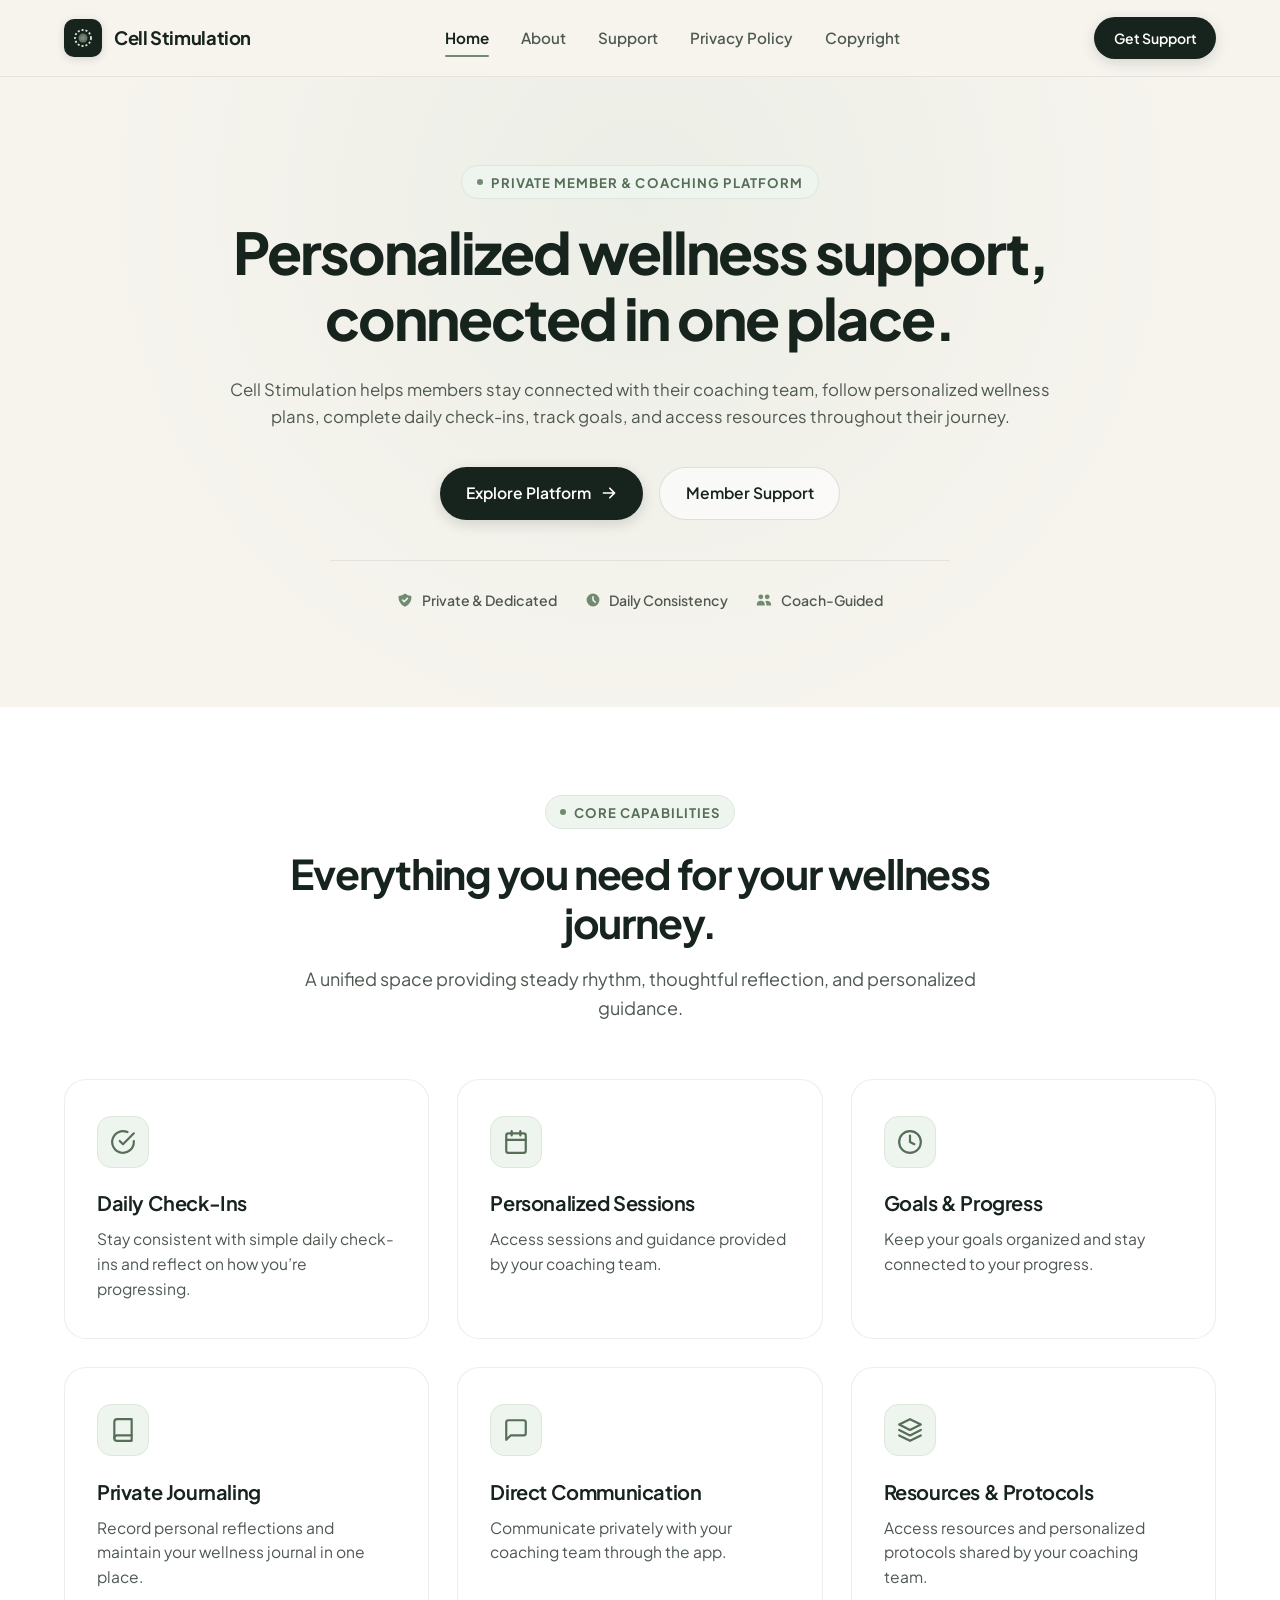
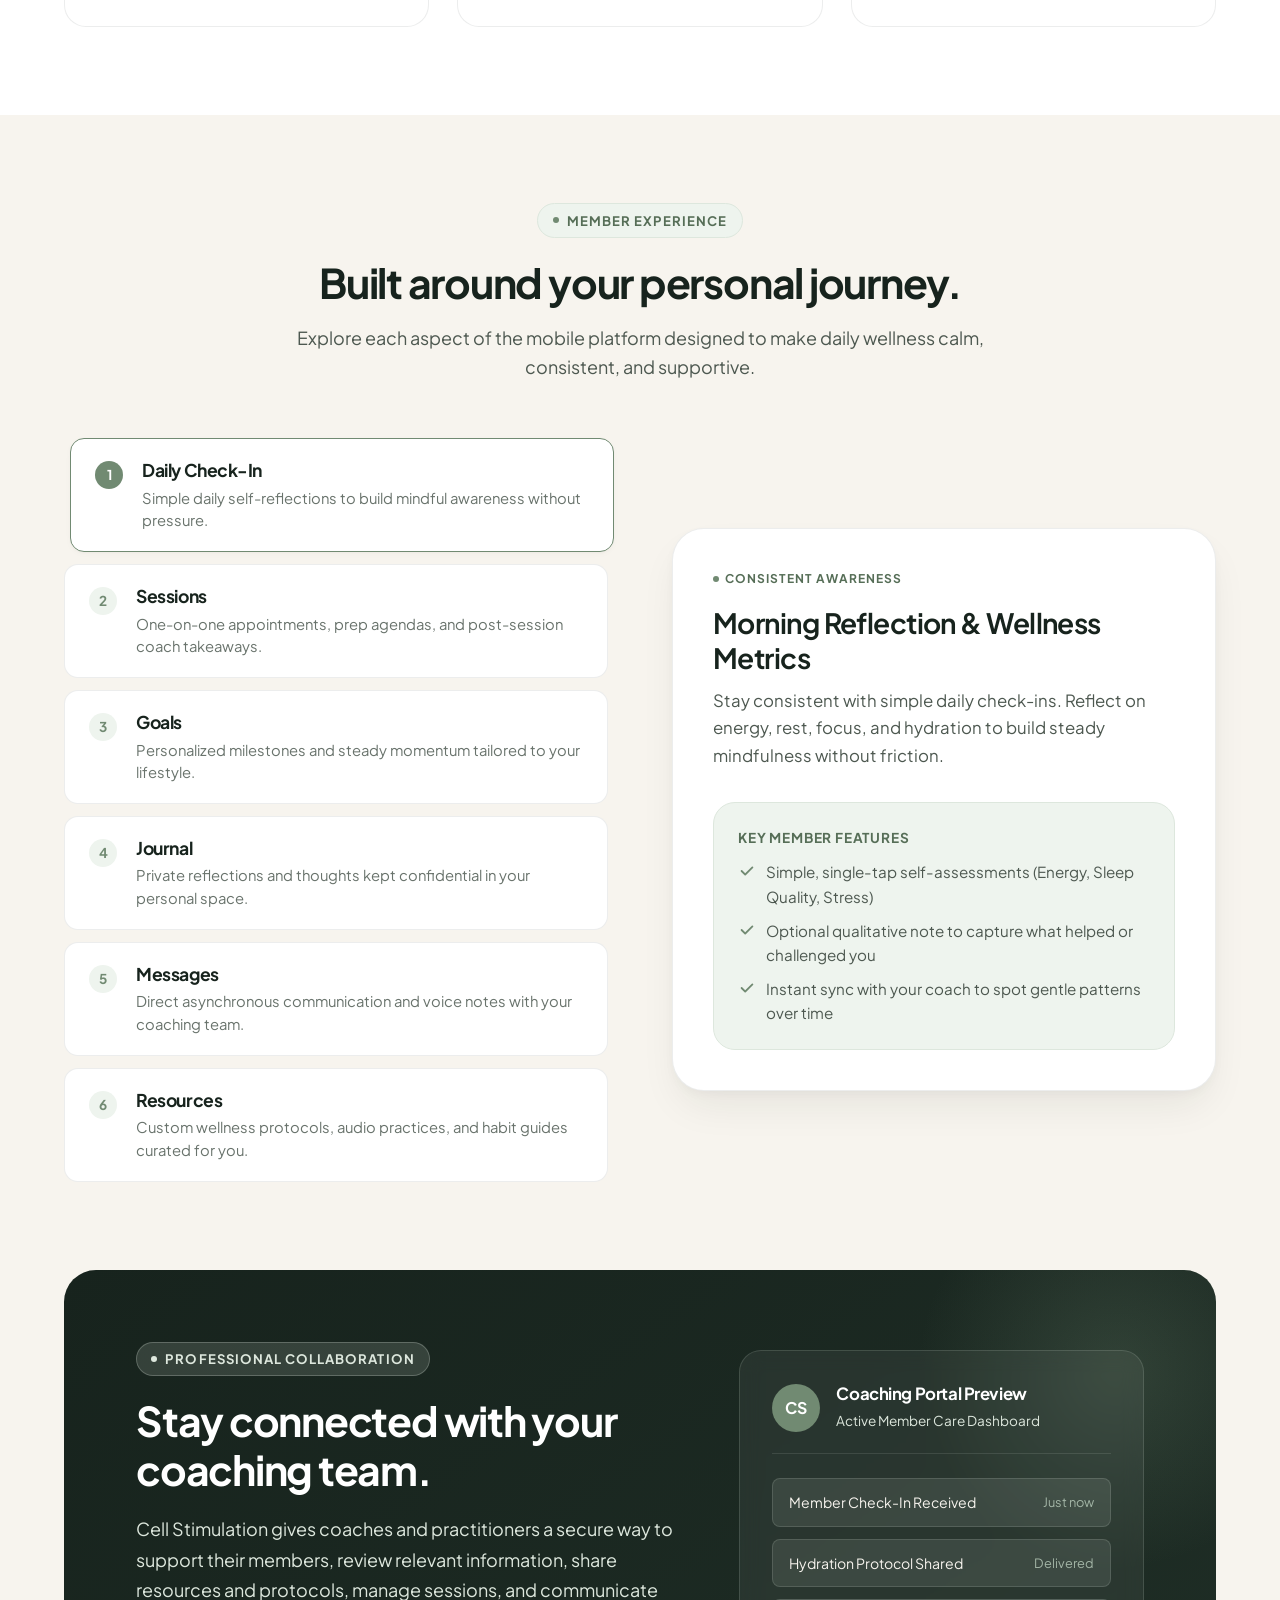
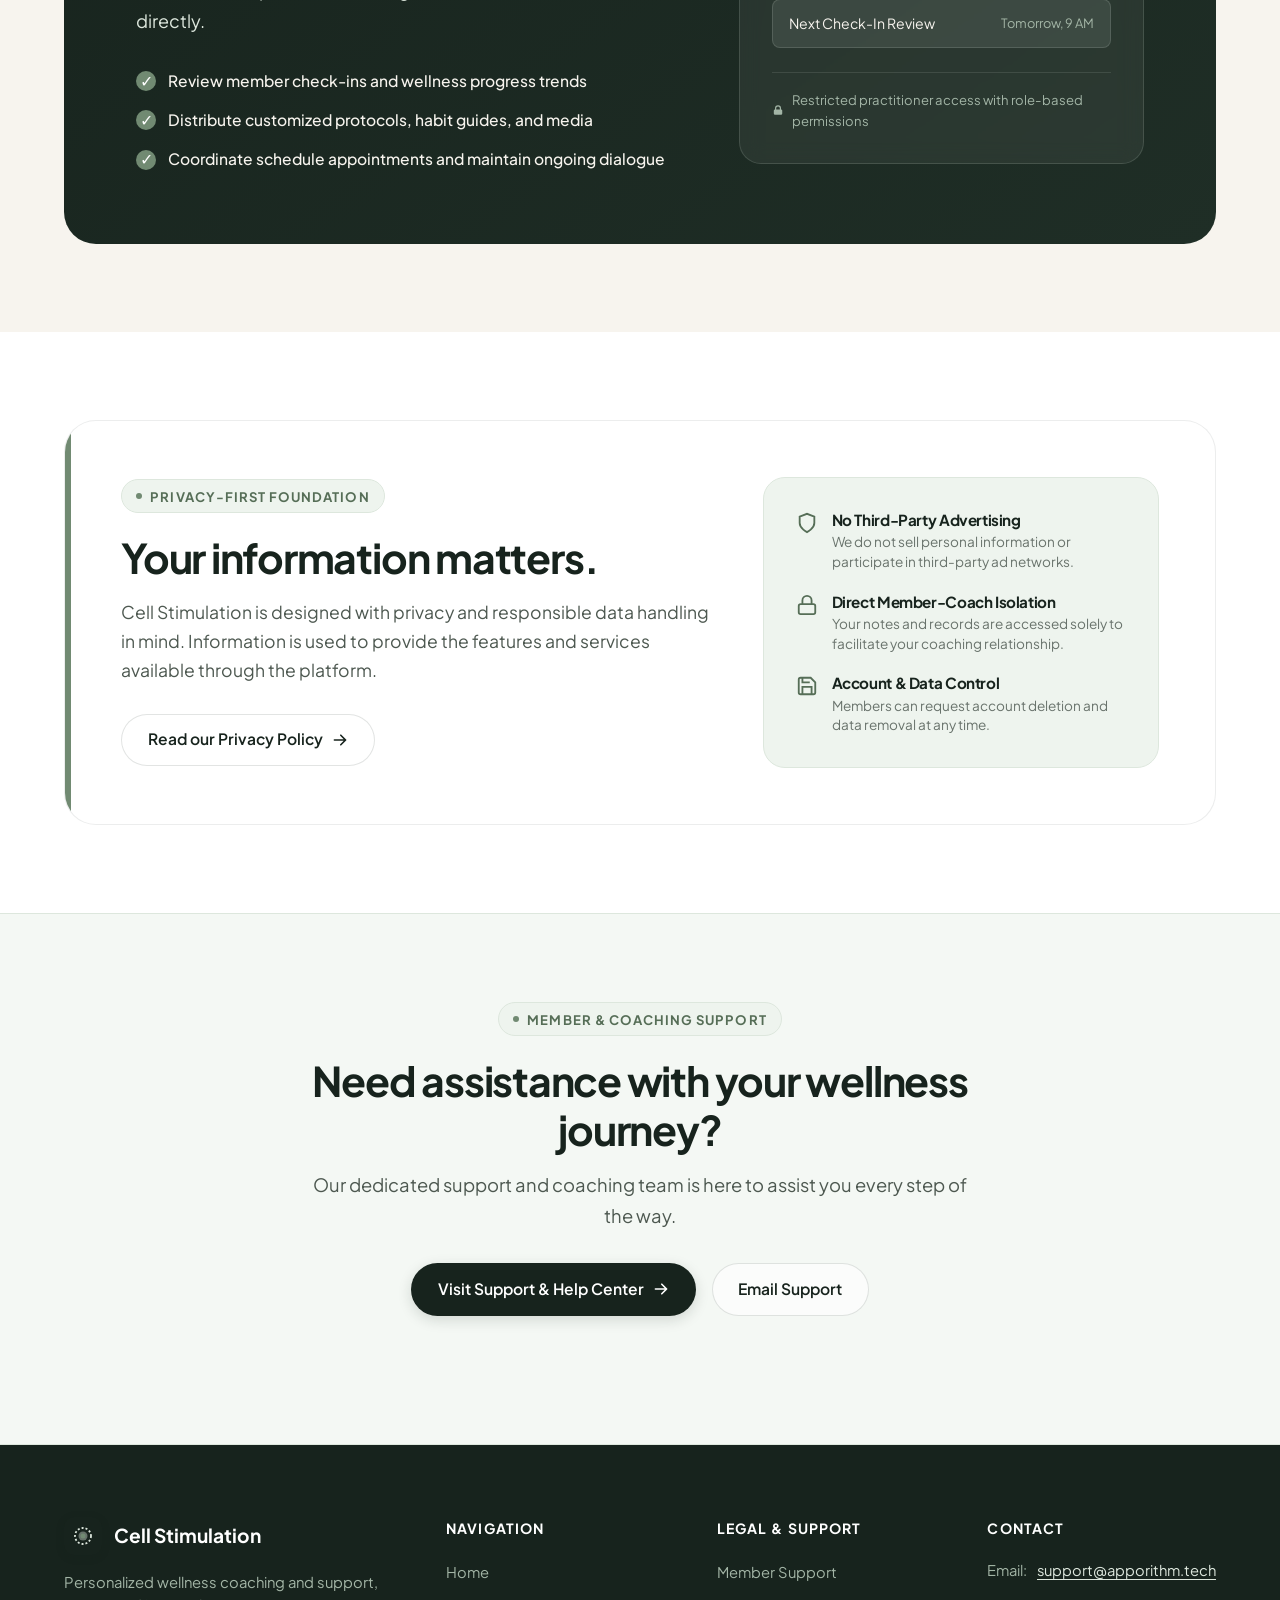
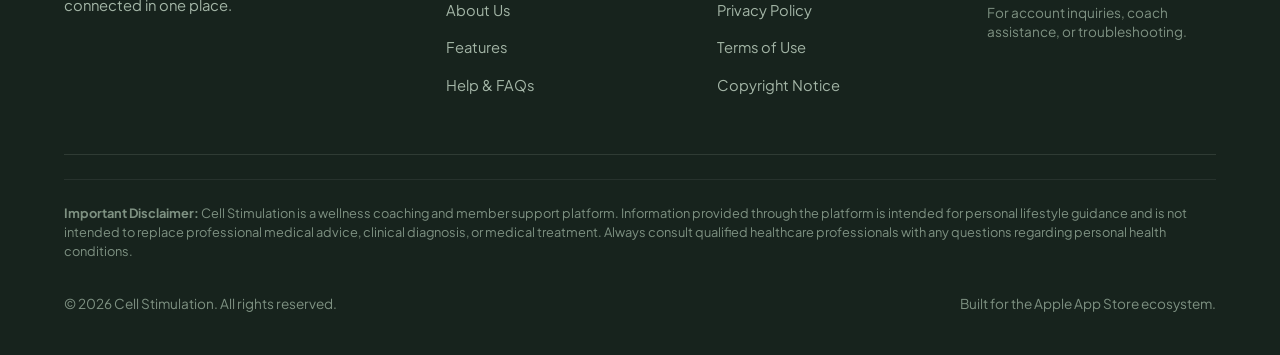
<file: index.html>
<!DOCTYPE html>
<html lang="en">
<head>
  <meta charset="UTF-8">
  <meta name="viewport" content="width=device-width, initial-scale=1.0">
  <title>Cell Stimulation — Personalized Wellness Coaching Platform</title>
  <meta name="description" content="Cell Stimulation is a private digital platform connecting members with their wellness coaching team to follow personalized plans, complete daily check-ins, track goals, and access curated resources.">
  <meta name="keywords" content="Cell Stimulation, wellness coaching, personal wellness, daily check-in, wellness goals, wellness journal, private coaching">
  
  <!-- Open Graph / Meta -->
  <meta property="og:type" content="website">
  <meta property="og:title" content="Cell Stimulation — Personalized Wellness Coaching Platform">
  <meta property="og:description" content="Personalized wellness support, connected in one place. Stay connected with your coaching team, follow personalized plans, and track your ongoing journey.">
  <meta property="og:image" content="assets/images/favicon.svg">
  
  <!-- Favicon -->
  <link rel="icon" type="image/svg+xml" href="assets/images/favicon.svg">
  
  <!-- Google Fonts: Plus Jakarta Sans -->
  <link rel="preconnect" href="https://fonts.googleapis.com">
  <link rel="preconnect" href="https://fonts.gstatic.com" crossorigin>
  <link href="https://fonts.googleapis.com/css2?family=Plus+Jakarta+Sans:wght@400;500;600;700;800&display=swap" rel="stylesheet">
  
  <!-- Stylesheet -->
  <link rel="stylesheet" href="assets/css/main.css">
</head>
<body>

  <!-- =========================================================================
       SITE HEADER & NAVIGATION
       ========================================================================= -->
  <header class="site-header">
    <div class="container">
      <nav class="nav-container" aria-label="Main Navigation">
        <!-- Logo -->
        <a href="./" class="site-logo" aria-label="Cell Stimulation Home">
          <div class="logo-symbol">
            <svg viewBox="0 0 24 24" fill="none" xmlns="http://www.w3.org/2000/svg">
              <circle cx="12" cy="12" r="8" stroke="#DDE7DD" stroke-width="1.8" stroke-dasharray="2 2"/>
              <circle cx="12" cy="12" r="4.5" fill="#DDE7DD" fill-opacity="0.4"/>
              <circle cx="12" cy="12" r="2.5" fill="#718A72"/>
            </svg>
          </div>
          <span>Cell Stimulation</span>
        </a>

        <!-- Desktop Navigation Links -->
        <div class="nav-links">
          <a href="./" class="nav-link active" aria-current="page">Home</a>
          <a href="about/" class="nav-link">About</a>
          <a href="support/" class="nav-link">Support</a>
          <a href="privacy-policy/" class="nav-link">Privacy Policy</a>
          <a href="copyright/" class="nav-link">Copyright</a>
        </div>

        <!-- Right Side CTA -->
        <div class="nav-actions">
          <a href="support/" class="btn btn-primary btn-sm">Get Support</a>
          <!-- Mobile Hamburger Toggle -->
          <button class="mobile-toggle" aria-label="Toggle Navigation Menu" aria-expanded="false">
            <span class="hamburger-icon">
              <span class="hamburger-line"></span>
              <span class="hamburger-line"></span>
              <span class="hamburger-line"></span>
            </span>
          </button>
        </div>
      </nav>
    </div>

    <!-- Mobile Drawer Menu -->
    <div class="mobile-drawer" role="region" aria-label="Mobile Navigation">
      <a href="./" class="mobile-nav-link active">Home</a>
      <a href="about/" class="mobile-nav-link">About</a>
      <a href="support/" class="mobile-nav-link">Support</a>
      <a href="privacy-policy/" class="mobile-nav-link">Privacy Policy</a>
      <a href="terms/" class="mobile-nav-link">Terms of Use</a>
      <a href="copyright/" class="mobile-nav-link">Copyright Notice</a>
      <a href="support/" class="btn btn-primary" style="margin-top: 0.5rem;">
        Get Support
      </a>
    </div>
  </header>

  <!-- =========================================================================
       HERO SECTION
       ========================================================================= -->
  <section class="hero">
    <div class="container">
      <div class="hero-content hero-content-centered">
        <div class="eyebrow">
          <span class="eyebrow-dot"></span>
          Private Member & Coaching Platform
        </div>
        <h1 class="hero-title">
          Personalized wellness support, connected in one place.
        </h1>
        <p class="hero-lead">
          Cell Stimulation helps members stay connected with their coaching team, follow personalized wellness plans, complete daily check-ins, track goals, and access resources throughout their journey.
        </p>
        <div class="hero-actions hero-actions-centered">
          <a href="#features" class="btn btn-primary">
            Explore Platform
            <svg class="btn-icon" viewBox="0 0 20 20" fill="currentColor" style="width:16px;height:16px;">
              <path fill-rule="evenodd" d="M10.293 3.293a1 1 0 011.414 0l6 6a1 1 0 010 1.414l-6 6a1 1 0 01-1.414-1.414L14.586 11H3a1 1 0 110-2h11.586l-4.293-4.293a1 1 0 010-1.414z" clip-rule="evenodd"/>
            </svg>
          </a>
          <a href="support/" class="btn btn-secondary">
            Member Support
          </a>
        </div>

        <!-- Trust Pillars -->
        <div class="hero-trust-bar hero-trust-bar-centered">
          <div class="trust-item">
            <svg class="trust-icon" viewBox="0 0 20 20" fill="currentColor">
              <path fill-rule="evenodd" d="M2.166 4.999A11.954 11.954 0 0010 1.944 11.954 11.954 0 0017.834 5c.11.65.166 1.32.166 2.001 0 5.225-3.34 9.67-8 11.317C5.34 16.67 2 12.225 2 7c0-.682.057-1.35.166-2.001zm11.541 3.708a1 1 0 00-1.414-1.414L9 10.586 7.707 9.293a1 1 0 00-1.414 1.414l2 2a1 1 0 001.414 0l4-4z" clip-rule="evenodd"/>
            </svg>
            <span>Private & Dedicated</span>
          </div>
          <div class="trust-item">
            <svg class="trust-icon" viewBox="0 0 20 20" fill="currentColor">
              <path fill-rule="evenodd" d="M10 18a8 8 0 100-16 8 8 0 000 16zm1-12a1 1 0 10-2 0v4a1 1 0 00.293.707l2.828 2.829a1 1 0 101.415-1.415L11 9.586V6z" clip-rule="evenodd"/>
            </svg>
            <span>Daily Consistency</span>
          </div>
          <div class="trust-item">
            <svg class="trust-icon" viewBox="0 0 20 20" fill="currentColor">
              <path d="M9 6a3 3 0 11-6 0 3 3 0 016 0zM17 6a3 3 0 11-6 0 3 3 0 016 0zM12.93 17c.046-.327.07-.66.07-1a6.97 6.97 0 00-1.5-4.33A5 5 0 0119 16v1h-6.07zM6 11a5 5 0 015 5v1H1v-1a5 5 0 015-5z"/>
            </svg>
            <span>Coach-Guided</span>
          </div>
        </div>
      </div>
    </div>
  </section>

  <!-- =========================================================================
       FEATURES SECTION (6 CARDS)
       ========================================================================= -->
  <section class="section section-white" id="features">
    <div class="container">
      <div class="section-header">
        <div class="eyebrow">
          <span class="eyebrow-dot"></span>
          Core Capabilities
        </div>
        <h2>Everything you need for your wellness journey.</h2>
        <p>A unified space providing steady rhythm, thoughtful reflection, and personalized guidance.</p>
      </div>

      <div class="features-grid">
        <!-- Feature 1: Daily Check-Ins -->
        <div class="feature-card">
          <div class="feature-icon-box">
            <svg viewBox="0 0 24 24" fill="none" stroke="currentColor" stroke-width="2" stroke-linecap="round" stroke-linejoin="round">
              <path d="M22 11.08V12a10 10 0 1 1-5.93-9.14"></path>
              <polyline points="22 4 12 14.01 9 11.01"></polyline>
            </svg>
          </div>
          <h3>Daily Check-Ins</h3>
          <p>Stay consistent with simple daily check-ins and reflect on how you’re progressing.</p>
        </div>

        <!-- Feature 2: Personalized Sessions -->
        <div class="feature-card">
          <div class="feature-icon-box">
            <svg viewBox="0 0 24 24" fill="none" stroke="currentColor" stroke-width="2" stroke-linecap="round" stroke-linejoin="round">
              <rect x="3" y="4" width="18" height="18" rx="2" ry="2"></rect>
              <line x1="16" y1="2" x2="16" y2="6"></line>
              <line x1="8" y1="2" x2="8" y2="6"></line>
              <line x1="3" y1="10" x2="21" y2="10"></line>
            </svg>
          </div>
          <h3>Personalized Sessions</h3>
          <p>Access sessions and guidance provided by your coaching team.</p>
        </div>

        <!-- Feature 3: Goals & Progress -->
        <div class="feature-card">
          <div class="feature-icon-box">
            <svg viewBox="0 0 24 24" fill="none" stroke="currentColor" stroke-width="2" stroke-linecap="round" stroke-linejoin="round">
              <circle cx="12" cy="12" r="10"></circle>
              <polyline points="12 6 12 12 16 14"></polyline>
            </svg>
          </div>
          <h3>Goals & Progress</h3>
          <p>Keep your goals organized and stay connected to your progress.</p>
        </div>

        <!-- Feature 4: Private Journaling -->
        <div class="feature-card">
          <div class="feature-icon-box">
            <svg viewBox="0 0 24 24" fill="none" stroke="currentColor" stroke-width="2" stroke-linecap="round" stroke-linejoin="round">
              <path d="M4 19.5A2.5 2.5 0 0 1 6.5 17H20"></path>
              <path d="M6.5 2H20v20H6.5A2.5 2.5 0 0 1 4 19.5v-15A2.5 2.5 0 0 1 6.5 2z"></path>
            </svg>
          </div>
          <h3>Private Journaling</h3>
          <p>Record personal reflections and maintain your wellness journal in one place.</p>
        </div>

        <!-- Feature 5: Direct Communication -->
        <div class="feature-card">
          <div class="feature-icon-box">
            <svg viewBox="0 0 24 24" fill="none" stroke="currentColor" stroke-width="2" stroke-linecap="round" stroke-linejoin="round">
              <path d="M21 15a2 2 0 0 1-2 2H7l-4 4V5a2 2 0 0 1 2-2h14a2 2 0 0 1 2 2z"></path>
            </svg>
          </div>
          <h3>Direct Communication</h3>
          <p>Communicate privately with your coaching team through the app.</p>
        </div>

        <!-- Feature 6: Resources & Protocols -->
        <div class="feature-card">
          <div class="feature-icon-box">
            <svg viewBox="0 0 24 24" fill="none" stroke="currentColor" stroke-width="2" stroke-linecap="round" stroke-linejoin="round">
              <polygon points="12 2 2 7 12 12 22 7 12 2"></polygon>
              <polyline points="2 17 12 22 22 17"></polyline>
              <polyline points="2 12 12 17 22 12"></polyline>
            </svg>
          </div>
          <h3>Resources & Protocols</h3>
          <p>Access resources and personalized protocols shared by your coaching team.</p>
        </div>
      </div>
    </div>
  </section>

  <!-- =========================================================================
       MEMBER EXPERIENCE SECTION
       ========================================================================= -->
  <section class="section section-cream" id="experience">
    <div class="container">
      <div class="section-header">
        <div class="eyebrow">
          <span class="eyebrow-dot"></span>
          Member Experience
        </div>
        <h2>Built around your personal journey.</h2>
        <p>Explore each aspect of the mobile platform designed to make daily wellness calm, consistent, and supportive.</p>
      </div>

      <div class="experience-container">
        <!-- Interactive Navigation Tabs -->
        <div class="experience-nav" role="tablist" aria-label="Member Experience Tabs">
          <!-- 1. Daily Check-In -->
          <button class="exp-tab-button active" role="tab" aria-selected="true" id="tab-0">
            <span class="exp-tab-num">1</span>
            <div class="exp-tab-content">
              <h4>Daily Check-In</h4>
              <p>Simple daily self-reflections to build mindful awareness without pressure.</p>
            </div>
          </button>

          <!-- 2. Sessions -->
          <button class="exp-tab-button" role="tab" aria-selected="false" id="tab-1">
            <span class="exp-tab-num">2</span>
            <div class="exp-tab-content">
              <h4>Sessions</h4>
              <p>One-on-one appointments, prep agendas, and post-session coach takeaways.</p>
            </div>
          </button>

          <!-- 3. Goals -->
          <button class="exp-tab-button" role="tab" aria-selected="false" id="tab-2">
            <span class="exp-tab-num">3</span>
            <div class="exp-tab-content">
              <h4>Goals</h4>
              <p>Personalized milestones and steady momentum tailored to your lifestyle.</p>
            </div>
          </button>

          <!-- 4. Journal -->
          <button class="exp-tab-button" role="tab" aria-selected="false" id="tab-3">
            <span class="exp-tab-num">4</span>
            <div class="exp-tab-content">
              <h4>Journal</h4>
              <p>Private reflections and thoughts kept confidential in your personal space.</p>
            </div>
          </button>

          <!-- 5. Messages -->
          <button class="exp-tab-button" role="tab" aria-selected="false" id="tab-4">
            <span class="exp-tab-num">5</span>
            <div class="exp-tab-content">
              <h4>Messages</h4>
              <p>Direct asynchronous communication and voice notes with your coaching team.</p>
            </div>
          </button>

          <!-- 6. Resources -->
          <button class="exp-tab-button" role="tab" aria-selected="false" id="tab-5">
            <span class="exp-tab-num">6</span>
            <div class="exp-tab-content">
              <h4>Resources</h4>
              <p>Custom wellness protocols, audio practices, and habit guides curated for you.</p>
            </div>
          </button>
        </div>

        <!-- Interactive Screen Showcase Card -->
        <div class="exp-screen-card" role="tabpanel" aria-labelledby="tab-0">
          <div class="exp-screen-badge">
            <span class="eyebrow-dot"></span>
            Consistent Awareness
          </div>
          <h3 class="exp-screen-title">Morning Reflection & Wellness Metrics</h3>
          <p class="exp-screen-desc">Stay consistent with simple daily check-ins. Reflect on energy, rest, focus, and hydration to build steady mindfulness without friction.</p>
          <div class="screen-preview-box">
            <div style="font-size:0.85rem; font-weight:700; text-transform:uppercase; letter-spacing:0.06em; color:var(--sage-dark); margin-bottom:0.75rem;">
              Key Member Features
            </div>
            <ul style="display:flex; flex-direction:column; gap:0.6rem;">
              <li style="display:flex; align-items:flex-start; gap:0.6rem; font-size:0.95rem; color:var(--text-secondary);">
                <svg style="width:18px; height:18px; color:var(--sage); flex-shrink:0; margin-top:2px;" viewBox="0 0 20 20" fill="currentColor">
                  <path fill-rule="evenodd" d="M16.707 5.293a1 1 0 010 1.414l-8 8a1 1 0 01-1.414 0l-4-4a1 1 0 011.414-1.414L8 12.586l7.293-7.293a1 1 0 011.414 0z" clip-rule="evenodd" />
                </svg>
                <span>Simple, single-tap self-assessments (Energy, Sleep Quality, Stress)</span>
              </li>
              <li style="display:flex; align-items:flex-start; gap:0.6rem; font-size:0.95rem; color:var(--text-secondary);">
                <svg style="width:18px; height:18px; color:var(--sage); flex-shrink:0; margin-top:2px;" viewBox="0 0 20 20" fill="currentColor">
                  <path fill-rule="evenodd" d="M16.707 5.293a1 1 0 010 1.414l-8 8a1 1 0 01-1.414 0l-4-4a1 1 0 011.414-1.414L8 12.586l7.293-7.293a1 1 0 011.414 0z" clip-rule="evenodd" />
                </svg>
                <span>Optional qualitative note to capture what helped or challenged you</span>
              </li>
              <li style="display:flex; align-items:flex-start; gap:0.6rem; font-size:0.95rem; color:var(--text-secondary);">
                <svg style="width:18px; height:18px; color:var(--sage); flex-shrink:0; margin-top:2px;" viewBox="0 0 20 20" fill="currentColor">
                  <path fill-rule="evenodd" d="M16.707 5.293a1 1 0 010 1.414l-8 8a1 1 0 01-1.414 0l-4-4a1 1 0 011.414-1.414L8 12.586l7.293-7.293a1 1 0 011.414 0z" clip-rule="evenodd" />
                </svg>
                <span>Instant sync with your coach to spot gentle patterns over time</span>
              </li>
            </ul>
          </div>
        </div>
      </div>
    </div>
  </section>

  <!-- =========================================================================
       COACHING TEAM SECTION
       ========================================================================= -->
  <section class="section section-cream" style="padding-top: 0;">
    <div class="container">
      <div class="coaching-box">
        <div class="coaching-grid">
          <!-- Content Left -->
          <div class="coaching-content">
            <div class="eyebrow" style="background: rgba(221, 231, 221, 0.15); border-color: rgba(221, 231, 221, 0.25); color: #DDE7DD;">
              <span class="eyebrow-dot" style="background: #DDE7DD;"></span>
              Professional Collaboration
            </div>
            <h2>Stay connected with your coaching team.</h2>
            <p>
              Cell Stimulation gives coaches and practitioners a secure way to support their members, review relevant information, share resources and protocols, manage sessions, and communicate directly.
            </p>
            <div class="coaching-features-list">
              <div class="coaching-feature-item">
                <span class="coaching-check">✓</span>
                <span>Review member check-ins and wellness progress trends</span>
              </div>
              <div class="coaching-feature-item">
                <span class="coaching-check">✓</span>
                <span>Distribute customized protocols, habit guides, and media</span>
              </div>
              <div class="coaching-feature-item">
                <span class="coaching-check">✓</span>
                <span>Coordinate schedule appointments and maintain ongoing dialogue</span>
              </div>
            </div>
          </div>

          <!-- Professional Preview Card Right -->
          <div class="coaching-preview-card">
            <div class="coach-header-card">
              <div class="coach-avatar-lg">CS</div>
              <div class="coach-meta">
                <h4>Coaching Portal Preview</h4>
                <span>Active Member Care Dashboard</span>
              </div>
            </div>
            
            <div class="coach-action-pill">
              <span>Member Check-In Received</span>
              <span style="color: #A3B5A6; font-size: 0.8rem;">Just now</span>
            </div>
            <div class="coach-action-pill">
              <span>Hydration Protocol Shared</span>
              <span style="color: #A3B5A6; font-size: 0.8rem;">Delivered</span>
            </div>
            <div class="coach-action-pill">
              <span>Next Check-In Review</span>
              <span style="color: #A3B5A6; font-size: 0.8rem;">Tomorrow, 9 AM</span>
            </div>

            <div style="margin-top: 1.5rem; padding-top: 1rem; border-top: 1px solid rgba(221, 231, 221, 0.12); font-size: 0.82rem; color: #A3B5A6; display: flex; align-items: center; gap: 0.5rem;">
              <svg width="14" height="14" viewBox="0 0 20 20" fill="currentColor">
                <path fill-rule="evenodd" d="M5 9V7a5 5 0 0110 0v2a2 2 0 012 2v5a2 2 0 01-2 2H5a2 2 0 01-2-2v-5a2 2 0 012-2zm8-2v2H7V7a3 3 0 016 0z" clip-rule="evenodd"/>
              </svg>
              <span>Restricted practitioner access with role-based permissions</span>
            </div>
          </div>
        </div>
      </div>
    </div>
  </section>

  <!-- =========================================================================
       PRIVACY SECTION (Trust Anchor)
       ========================================================================= -->
  <section class="section section-white" id="privacy">
    <div class="container">
      <div class="privacy-card">
        <div class="privacy-content">
          <div class="eyebrow">
            <span class="eyebrow-dot"></span>
            Privacy-First Foundation
          </div>
          <h2>Your information matters.</h2>
          <p>
            Cell Stimulation is designed with privacy and responsible data handling in mind. Information is used to provide the features and services available through the platform.
          </p>
          <a href="privacy-policy/" class="btn btn-secondary">
            Read our Privacy Policy
            <svg class="btn-icon" viewBox="0 0 20 20" fill="currentColor" style="width:16px;height:16px;">
              <path fill-rule="evenodd" d="M10.293 3.293a1 1 0 011.414 0l6 6a1 1 0 010 1.414l-6 6a1 1 0 01-1.414-1.414L14.586 11H3a1 1 0 110-2h11.586l-4.293-4.293a1 1 0 010-1.414z" clip-rule="evenodd"/>
            </svg>
          </a>
        </div>

        <div class="privacy-visual">
          <div class="privacy-bullet">
            <svg class="privacy-bullet-icon" viewBox="0 0 24 24" fill="none" stroke="currentColor" stroke-width="2">
              <path d="M12 22s8-4 8-10V5l-8-3-8 3v7c0 6 8 10 8 10z"></path>
            </svg>
            <div class="privacy-bullet-text">
              <h5>No Third-Party Advertising</h5>
              <p>We do not sell personal information or participate in third-party ad networks.</p>
            </div>
          </div>

          <div class="privacy-bullet">
            <svg class="privacy-bullet-icon" viewBox="0 0 24 24" fill="none" stroke="currentColor" stroke-width="2">
              <rect x="3" y="11" width="18" height="11" rx="2" ry="2"></rect>
              <path d="M7 11V7a5 5 0 0 1 10 0v4"></path>
            </svg>
            <div class="privacy-bullet-text">
              <h5>Direct Member-Coach Isolation</h5>
              <p>Your notes and records are accessed solely to facilitate your coaching relationship.</p>
            </div>
          </div>

          <div class="privacy-bullet">
            <svg class="privacy-bullet-icon" viewBox="0 0 24 24" fill="none" stroke="currentColor" stroke-width="2">
              <path d="M19 21H5a2 2 0 0 1-2-2V5a2 2 0 0 1 2-2h11l5 5v11a2 2 0 0 1-2 2z"></path>
              <polyline points="17 21 17 13 7 13 7 21"></polyline>
              <polyline points="7 3 7 8 15 8"></polyline>
            </svg>
            <div class="privacy-bullet-text">
              <h5>Account & Data Control</h5>
              <p>Members can request account deletion and data removal at any time.</p>
            </div>
          </div>
        </div>
      </div>
    </div>
  </section>

  <!-- =========================================================================
       MEMBER & COACHING SUPPORT CTA
       ========================================================================= -->
  <section class="download-section" id="support-cta">
    <div class="container">
      <div class="download-box">
        <div class="eyebrow">
          <span class="eyebrow-dot"></span>
          Member & Coaching Support
        </div>
        <h2>Need assistance with your wellness journey?</h2>
        <p>Our dedicated support and coaching team is here to assist you every step of the way.</p>
        
        <div class="hero-actions" style="justify-content: center; margin-top: 1.5rem;">
          <a href="support/" class="btn btn-primary">
            Visit Support & Help Center
            <svg class="btn-icon" viewBox="0 0 20 20" fill="currentColor" style="width:16px;height:16px;">
              <path fill-rule="evenodd" d="M10.293 3.293a1 1 0 011.414 0l6 6a1 1 0 010 1.414l-6 6a1 1 0 01-1.414-1.414L14.586 11H3a1 1 0 110-2h11.586l-4.293-4.293a1 1 0 010-1.414z" clip-rule="evenodd"/>
            </svg>
          </a>
          <a href="mailto:support@apporithm.tech" class="btn btn-secondary">
            Email Support
          </a>
        </div>
      </div>
    </div>
  </section>

  <!-- =========================================================================
       FOOTER
       ========================================================================= -->
  <footer class="site-footer">
    <div class="container">
      <div class="footer-top">
        <!-- Brand Info -->
        <div class="footer-brand">
          <div class="footer-logo">
            <div class="logo-symbol">
              <svg viewBox="0 0 24 24" fill="none">
                <circle cx="12" cy="12" r="8" stroke="#DDE7DD" stroke-width="1.8" stroke-dasharray="2 2"/>
                <circle cx="12" cy="12" r="4.5" fill="#DDE7DD" fill-opacity="0.4"/>
                <circle cx="12" cy="12" r="2.5" fill="#718A72"/>
              </svg>
            </div>
            <span>Cell Stimulation</span>
          </div>
          <p class="footer-desc">
            Personalized wellness coaching and support, connected in one place.
          </p>
        </div>

        <!-- Quick Links -->
        <div>
          <div class="footer-heading">Navigation</div>
          <ul class="footer-links">
            <li><a href="./" class="footer-link">Home</a></li>
            <li><a href="about/" class="footer-link">About Us</a></li>
            <li><a href="#features" class="footer-link">Features</a></li>
            <li><a href="support/" class="footer-link">Help & FAQs</a></li>
          </ul>
        </div>

        <!-- Support & Legal -->
        <div>
          <div class="footer-heading">Legal & Support</div>
          <ul class="footer-links">
            <li><a href="support/" class="footer-link">Member Support</a></li>
            <li><a href="privacy-policy/" class="footer-link">Privacy Policy</a></li>
            <li><a href="terms/" class="footer-link">Terms of Use</a></li>
            <li><a href="copyright/" class="footer-link">Copyright Notice</a></li>
          </ul>
        </div>

        <!-- Contact Support -->
        <div>
          <div class="footer-heading">Contact</div>
          <div class="footer-links">
            <div class="footer-contact-item">
              <span>Email:</span>
              <a href="mailto:support@apporithm.tech" class="support-email-link">support@apporithm.tech</a>
            </div>
            <p style="font-size: 0.85rem; color: #7E9182; margin-top: 0.5rem; line-height: 1.4;">
              For account inquiries, coach assistance, or troubleshooting.
            </p>
          </div>
        </div>
      </div>

      <!-- Medical Disclaimer -->
      <div class="medical-disclaimer-footer">
        <strong>Important Disclaimer:</strong> Cell Stimulation is a wellness coaching and member support platform. Information provided through the platform is intended for personal lifestyle guidance and is not intended to replace professional medical advice, clinical diagnosis, or medical treatment. Always consult qualified healthcare professionals with any questions regarding personal health conditions.
      </div>

      <!-- Footer Bottom -->
      <div class="footer-bottom">
        <div>
          © <span class="current-year">2026</span> Cell Stimulation. All rights reserved.
        </div>
        <div>
          Built for the Apple App Store ecosystem.
        </div>
      </div>
    </div>
  </footer>

  <!-- Scripts -->
  <script src="assets/js/main.js"></script>
</body>
</html>
</file>
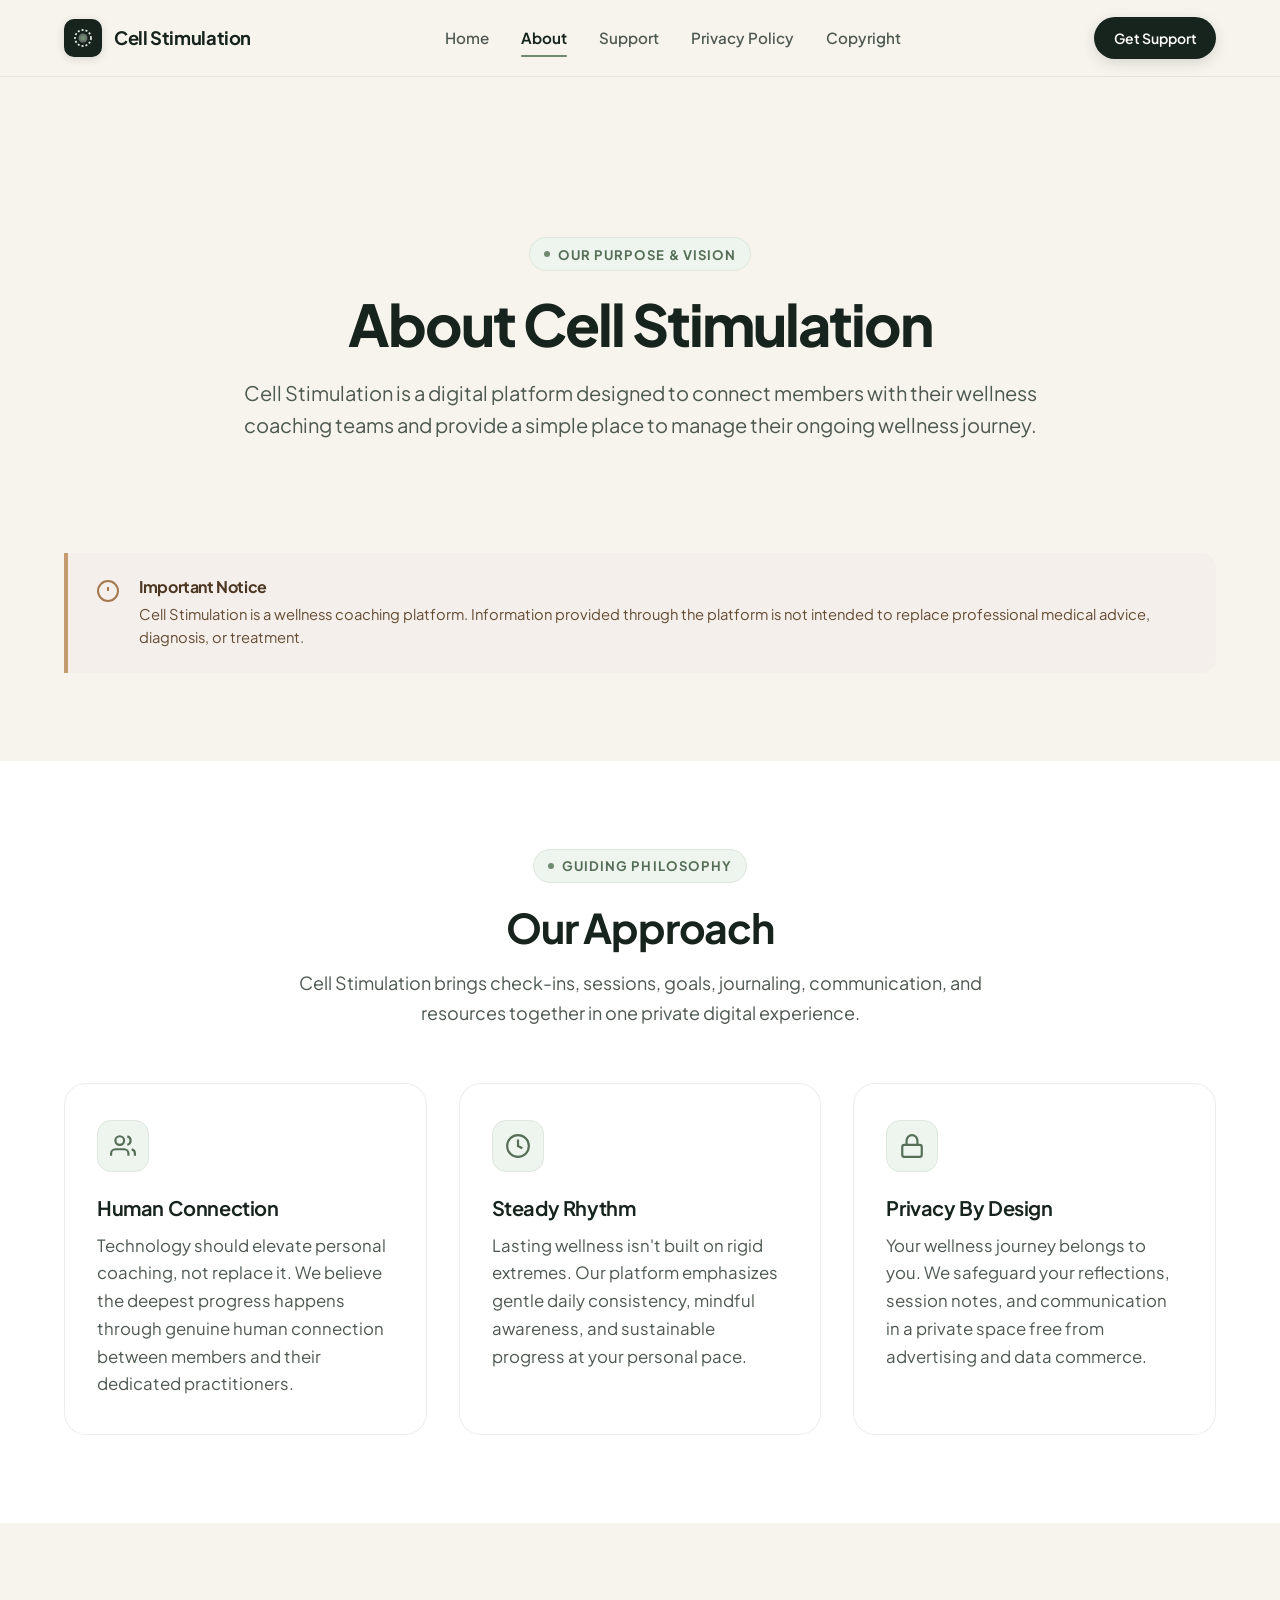
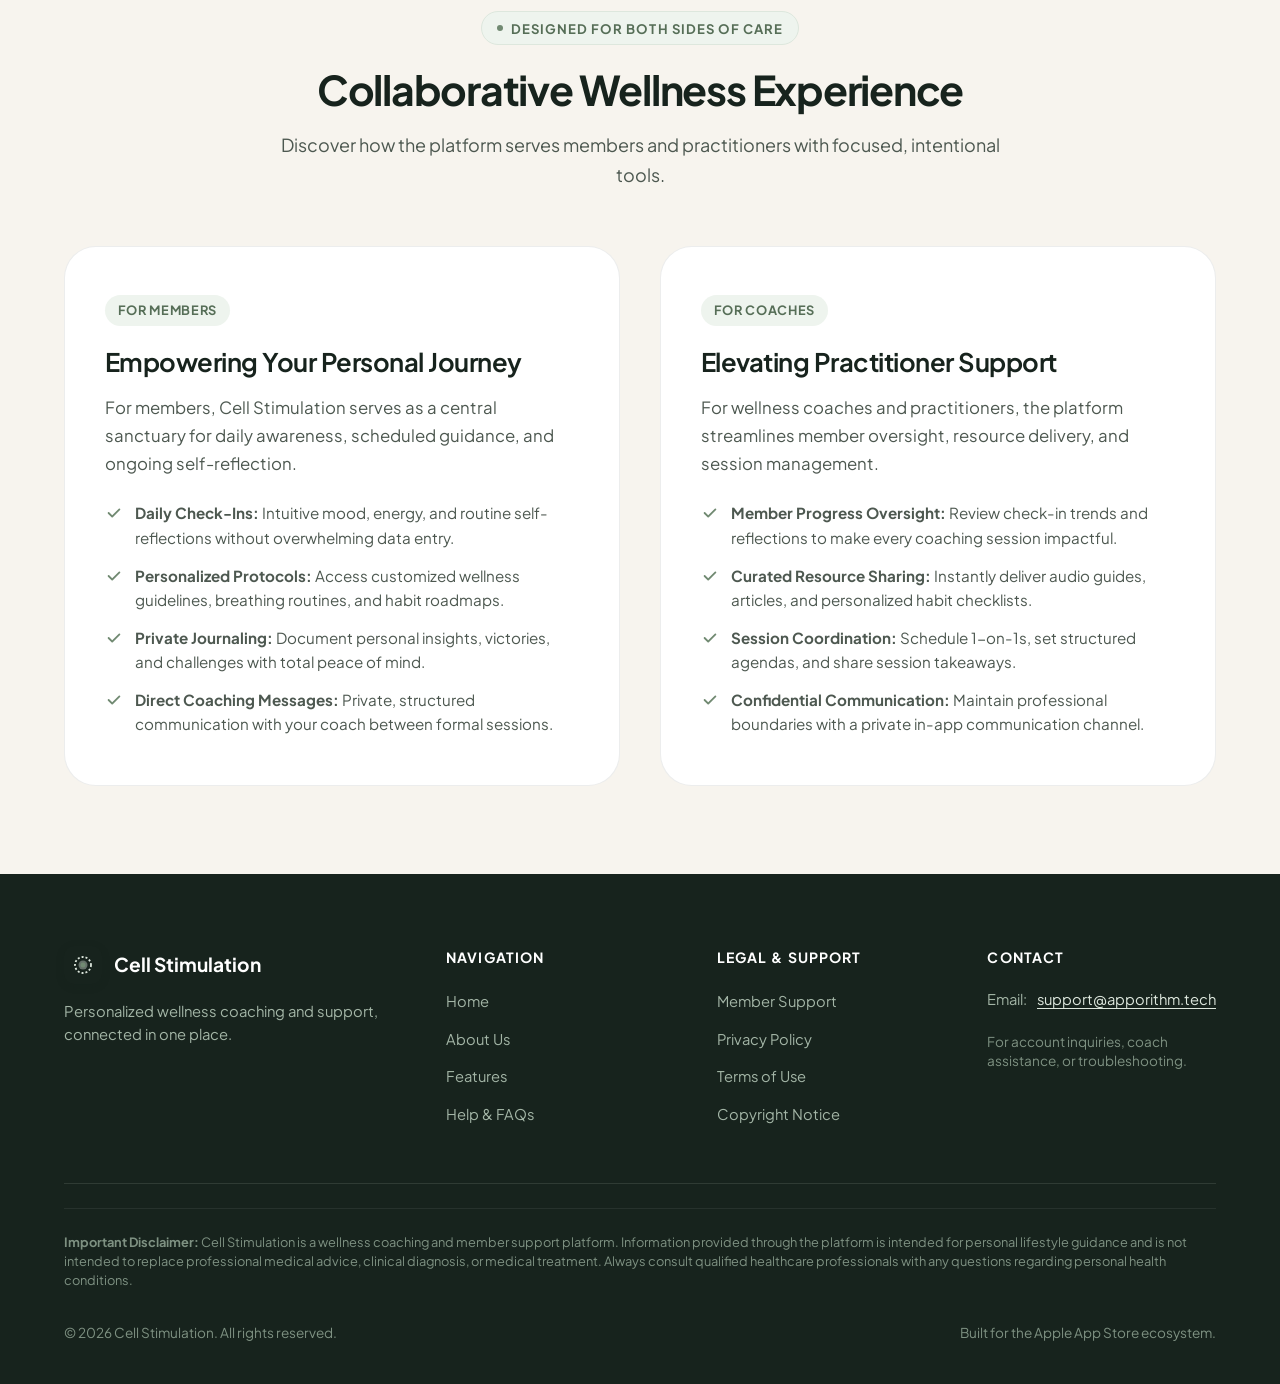
<file: about/index.html>
<!DOCTYPE html>
<html lang="en">
<head>
  <meta charset="UTF-8">
  <meta name="viewport" content="width=device-width, initial-scale=1.0">
  <title>About Cell Stimulation — Personalized Wellness Coaching Platform</title>
  <meta name="description" content="Learn about Cell Stimulation, a dedicated digital platform designed to connect members with their wellness coaching teams for personalized guidance, daily check-ins, and holistic support.">
  
  <!-- Open Graph -->
  <meta property="og:type" content="website">
  <meta property="og:title" content="About Cell Stimulation">
  <meta property="og:description" content="Cell Stimulation connects members with their wellness coaching teams and provides a simple place to manage their ongoing wellness journey.">
  <meta property="og:image" content="../assets/images/favicon.svg">
  
  <!-- Favicon -->
  <link rel="icon" type="image/svg+xml" href="../assets/images/favicon.svg">
  
  <!-- Google Fonts: Plus Jakarta Sans -->
  <link rel="preconnect" href="https://fonts.googleapis.com">
  <link rel="preconnect" href="https://fonts.gstatic.com" crossorigin>
  <link href="https://fonts.googleapis.com/css2?family=Plus+Jakarta+Sans:wght@400;500;600;700;800&display=swap" rel="stylesheet">
  
  <!-- Stylesheet -->
  <link rel="stylesheet" href="../assets/css/main.css">
</head>
<body>

  <!-- =========================================================================
       SITE HEADER & NAVIGATION
       ========================================================================= -->
  <header class="site-header">
    <div class="container">
      <nav class="nav-container" aria-label="Main Navigation">
        <!-- Logo -->
        <a href="../" class="site-logo" aria-label="Cell Stimulation Home">
          <div class="logo-symbol">
            <svg viewBox="0 0 24 24" fill="none">
              <circle cx="12" cy="12" r="8" stroke="#DDE7DD" stroke-width="1.8" stroke-dasharray="2 2"/>
              <circle cx="12" cy="12" r="4.5" fill="#DDE7DD" fill-opacity="0.4"/>
              <circle cx="12" cy="12" r="2.5" fill="#718A72"/>
            </svg>
          </div>
          <span>Cell Stimulation</span>
        </a>

        <!-- Desktop Navigation Links -->
        <div class="nav-links">
          <a href="../" class="nav-link">Home</a>
          <a href="./" class="nav-link active" aria-current="page">About</a>
          <a href="../support/" class="nav-link">Support</a>
          <a href="../privacy-policy/" class="nav-link">Privacy Policy</a>
          <a href="../copyright/" class="nav-link">Copyright</a>
        </div>

        <!-- Right Side CTA -->
        <div class="nav-actions">
          <a href="../support/" class="btn btn-primary btn-sm">Get Support</a>
          <button class="mobile-toggle" aria-label="Toggle Navigation Menu" aria-expanded="false">
            <span class="hamburger-icon">
              <span class="hamburger-line"></span>
              <span class="hamburger-line"></span>
              <span class="hamburger-line"></span>
            </span>
          </button>
        </div>
      </nav>
    </div>

    <!-- Mobile Drawer Menu -->
    <div class="mobile-drawer" role="region" aria-label="Mobile Navigation">
      <a href="../" class="mobile-nav-link">Home</a>
      <a href="./" class="mobile-nav-link active">About</a>
      <a href="../support/" class="mobile-nav-link">Support</a>
      <a href="../privacy-policy/" class="mobile-nav-link">Privacy Policy</a>
      <a href="../terms/" class="mobile-nav-link">Terms of Use</a>
      <a href="../copyright/" class="mobile-nav-link">Copyright Notice</a>
      <a href="../support/" class="btn btn-primary" style="margin-top: 0.5rem;">
        Get Support
      </a>
    </div>
  </header>

  <!-- =========================================================================
       ABOUT HERO
       ========================================================================= -->
  <main>
    <section class="section section-cream" style="padding-bottom: 2rem;">
      <div class="container">
        <div class="about-hero">
          <div class="eyebrow">
            <span class="eyebrow-dot"></span>
            Our Purpose & Vision
          </div>
          <h1>About Cell Stimulation</h1>
          <p class="lead-text">
            Cell Stimulation is a digital platform designed to connect members with their wellness coaching teams and provide a simple place to manage their ongoing wellness journey.
          </p>
        </div>

        <!-- Medical Disclaimer Banner -->
        <div class="disclaimer-banner">
          <svg class="disclaimer-icon" viewBox="0 0 24 24" fill="none" stroke="currentColor" stroke-width="2">
            <circle cx="12" cy="12" r="10"></circle>
            <line x1="12" y1="8" x2="12" y2="12"></line>
            <line x1="12" y1="16" x2="12.01" y2="16"></line>
          </svg>
          <div class="disclaimer-content">
            <h4>Important Notice</h4>
            <p>
              Cell Stimulation is a wellness coaching platform. Information provided through the platform is not intended to replace professional medical advice, diagnosis, or treatment.
            </p>
          </div>
        </div>
      </div>
    </section>

    <!-- =========================================================================
         OUR APPROACH SECTION
         ========================================================================= -->
    <section class="section section-white">
      <div class="container">
        <div class="section-header">
          <div class="eyebrow">
            <span class="eyebrow-dot"></span>
            Guiding Philosophy
          </div>
          <h2>Our Approach</h2>
          <p>
            Cell Stimulation brings check-ins, sessions, goals, journaling, communication, and resources together in one private digital experience.
          </p>
        </div>

        <div class="about-pillars">
          <div class="pillar-card">
            <div class="feature-icon-box">
              <svg viewBox="0 0 24 24" fill="none" stroke="currentColor" stroke-width="2">
                <path d="M17 21v-2a4 4 0 0 0-4-4H5a4 4 0 0 0-4 4v2"></path>
                <circle cx="9" cy="7" r="4"></circle>
                <path d="M23 21v-2a4 4 0 0 0-3-3.87"></path>
                <path d="M16 3.13a4 4 0 0 1 0 7.75"></path>
              </svg>
            </div>
            <h3>Human Connection</h3>
            <p>
              Technology should elevate personal coaching, not replace it. We believe the deepest progress happens through genuine human connection between members and their dedicated practitioners.
            </p>
          </div>

          <div class="pillar-card">
            <div class="feature-icon-box">
              <svg viewBox="0 0 24 24" fill="none" stroke="currentColor" stroke-width="2">
                <circle cx="12" cy="12" r="10"></circle>
                <path d="M12 6v6l4 2"></path>
              </svg>
            </div>
            <h3>Steady Rhythm</h3>
            <p>
              Lasting wellness isn't built on rigid extremes. Our platform emphasizes gentle daily consistency, mindful awareness, and sustainable progress at your personal pace.
            </p>
          </div>

          <div class="pillar-card">
            <div class="feature-icon-box">
              <svg viewBox="0 0 24 24" fill="none" stroke="currentColor" stroke-width="2">
                <rect x="3" y="11" width="18" height="11" rx="2" ry="2"></rect>
                <path d="M7 11V7a5 5 0 0 1 10 0v4"></path>
              </svg>
            </div>
            <h3>Privacy By Design</h3>
            <p>
              Your wellness journey belongs to you. We safeguard your reflections, session notes, and communication in a private space free from advertising and data commerce.
            </p>
          </div>
        </div>
      </div>
    </section>

    <!-- =========================================================================
         FOR MEMBERS & FOR COACHES (Role Split)
         ========================================================================= -->
    <section class="section section-cream">
      <div class="container">
        <div class="section-header">
          <div class="eyebrow">
            <span class="eyebrow-dot"></span>
            Designed for Both Sides of Care
          </div>
          <h2>Collaborative Wellness Experience</h2>
          <p>Discover how the platform serves members and practitioners with focused, intentional tools.</p>
        </div>

        <div class="role-split-grid">
          <!-- Card 1: For Members -->
          <div class="role-card">
            <span class="role-card-badge">For Members</span>
            <h3>Empowering Your Personal Journey</h3>
            <p>
              For members, Cell Stimulation serves as a central sanctuary for daily awareness, scheduled guidance, and ongoing self-reflection.
            </p>
            <div class="role-feature-list">
              <div class="role-feature-item">
                <svg class="role-check-bullet" viewBox="0 0 20 20" fill="currentColor">
                  <path fill-rule="evenodd" d="M16.707 5.293a1 1 0 010 1.414l-8 8a1 1 0 01-1.414 0l-4-4a1 1 0 011.414-1.414L8 12.586l7.293-7.293a1 1 0 011.414 0z" clip-rule="evenodd"/>
                </svg>
                <span><strong>Daily Check-Ins:</strong> Intuitive mood, energy, and routine self-reflections without overwhelming data entry.</span>
              </div>
              <div class="role-feature-item">
                <svg class="role-check-bullet" viewBox="0 0 20 20" fill="currentColor">
                  <path fill-rule="evenodd" d="M16.707 5.293a1 1 0 010 1.414l-8 8a1 1 0 01-1.414 0l-4-4a1 1 0 011.414-1.414L8 12.586l7.293-7.293a1 1 0 011.414 0z" clip-rule="evenodd"/>
                </svg>
                <span><strong>Personalized Protocols:</strong> Access customized wellness guidelines, breathing routines, and habit roadmaps.</span>
              </div>
              <div class="role-feature-item">
                <svg class="role-check-bullet" viewBox="0 0 20 20" fill="currentColor">
                  <path fill-rule="evenodd" d="M16.707 5.293a1 1 0 010 1.414l-8 8a1 1 0 01-1.414 0l-4-4a1 1 0 011.414-1.414L8 12.586l7.293-7.293a1 1 0 011.414 0z" clip-rule="evenodd"/>
                </svg>
                <span><strong>Private Journaling:</strong> Document personal insights, victories, and challenges with total peace of mind.</span>
              </div>
              <div class="role-feature-item">
                <svg class="role-check-bullet" viewBox="0 0 20 20" fill="currentColor">
                  <path fill-rule="evenodd" d="M16.707 5.293a1 1 0 010 1.414l-8 8a1 1 0 01-1.414 0l-4-4a1 1 0 011.414-1.414L8 12.586l7.293-7.293a1 1 0 011.414 0z" clip-rule="evenodd"/>
                </svg>
                <span><strong>Direct Coaching Messages:</strong> Private, structured communication with your coach between formal sessions.</span>
              </div>
            </div>
          </div>

          <!-- Card 2: For Coaches -->
          <div class="role-card">
            <span class="role-card-badge">For Coaches</span>
            <h3>Elevating Practitioner Support</h3>
            <p>
              For wellness coaches and practitioners, the platform streamlines member oversight, resource delivery, and session management.
            </p>
            <div class="role-feature-list">
              <div class="role-feature-item">
                <svg class="role-check-bullet" viewBox="0 0 20 20" fill="currentColor">
                  <path fill-rule="evenodd" d="M16.707 5.293a1 1 0 010 1.414l-8 8a1 1 0 01-1.414 0l-4-4a1 1 0 011.414-1.414L8 12.586l7.293-7.293a1 1 0 011.414 0z" clip-rule="evenodd"/>
                </svg>
                <span><strong>Member Progress Oversight:</strong> Review check-in trends and reflections to make every coaching session impactful.</span>
              </div>
              <div class="role-feature-item">
                <svg class="role-check-bullet" viewBox="0 0 20 20" fill="currentColor">
                  <path fill-rule="evenodd" d="M16.707 5.293a1 1 0 010 1.414l-8 8a1 1 0 01-1.414 0l-4-4a1 1 0 011.414-1.414L8 12.586l7.293-7.293a1 1 0 011.414 0z" clip-rule="evenodd"/>
                </svg>
                <span><strong>Curated Resource Sharing:</strong> Instantly deliver audio guides, articles, and personalized habit checklists.</span>
              </div>
              <div class="role-feature-item">
                <svg class="role-check-bullet" viewBox="0 0 20 20" fill="currentColor">
                  <path fill-rule="evenodd" d="M16.707 5.293a1 1 0 010 1.414l-8 8a1 1 0 01-1.414 0l-4-4a1 1 0 011.414-1.414L8 12.586l7.293-7.293a1 1 0 011.414 0z" clip-rule="evenodd"/>
                </svg>
                <span><strong>Session Coordination:</strong> Schedule 1-on-1s, set structured agendas, and share session takeaways.</span>
              </div>
              <div class="role-feature-item">
                <svg class="role-check-bullet" viewBox="0 0 20 20" fill="currentColor">
                  <path fill-rule="evenodd" d="M16.707 5.293a1 1 0 010 1.414l-8 8a1 1 0 01-1.414 0l-4-4a1 1 0 011.414-1.414L8 12.586l7.293-7.293a1 1 0 011.414 0z" clip-rule="evenodd"/>
                </svg>
                <span><strong>Confidential Communication:</strong> Maintain professional boundaries with a private in-app communication channel.</span>
              </div>
            </div>
          </div>
        </div>
      </div>
    </section>
  </main>

  <!-- =========================================================================
       FOOTER
       ========================================================================= -->
  <footer class="site-footer">
    <div class="container">
      <div class="footer-top">
        <div class="footer-brand">
          <div class="footer-logo">
            <div class="logo-symbol">
              <svg viewBox="0 0 24 24" fill="none">
                <circle cx="12" cy="12" r="8" stroke="#DDE7DD" stroke-width="1.8" stroke-dasharray="2 2"/>
                <circle cx="12" cy="12" r="4.5" fill="#DDE7DD" fill-opacity="0.4"/>
                <circle cx="12" cy="12" r="2.5" fill="#718A72"/>
              </svg>
            </div>
            <span>Cell Stimulation</span>
          </div>
          <p class="footer-desc">
            Personalized wellness coaching and support, connected in one place.
          </p>
        </div>

        <div>
          <div class="footer-heading">Navigation</div>
          <ul class="footer-links">
            <li><a href="../" class="footer-link">Home</a></li>
            <li><a href="./" class="footer-link">About Us</a></li>
            <li><a href="../#features" class="footer-link">Features</a></li>
            <li><a href="../support/" class="footer-link">Help & FAQs</a></li>
          </ul>
        </div>

        <div>
          <div class="footer-heading">Legal & Support</div>
          <ul class="footer-links">
            <li><a href="../support/" class="footer-link">Member Support</a></li>
            <li><a href="../privacy-policy/" class="footer-link">Privacy Policy</a></li>
            <li><a href="../terms/" class="footer-link">Terms of Use</a></li>
            <li><a href="../copyright/" class="footer-link">Copyright Notice</a></li>
          </ul>
        </div>

        <div>
          <div class="footer-heading">Contact</div>
          <div class="footer-links">
            <div class="footer-contact-item">
              <span>Email:</span>
              <a href="mailto:support@apporithm.tech" class="support-email-link">support@apporithm.tech</a>
            </div>
            <p style="font-size: 0.85rem; color: #7E9182; margin-top: 0.5rem; line-height: 1.4;">
              For account inquiries, coach assistance, or troubleshooting.
            </p>
          </div>
        </div>
      </div>

      <div class="medical-disclaimer-footer">
        <strong>Important Disclaimer:</strong> Cell Stimulation is a wellness coaching and member support platform. Information provided through the platform is intended for personal lifestyle guidance and is not intended to replace professional medical advice, clinical diagnosis, or medical treatment. Always consult qualified healthcare professionals with any questions regarding personal health conditions.
      </div>

      <div class="footer-bottom">
        <div>© <span class="current-year">2026</span> Cell Stimulation. All rights reserved.</div>
        <div>Built for the Apple App Store ecosystem.</div>
      </div>
    </div>
  </footer>

  <script src="../assets/js/main.js"></script>
</body>
</html>
</file>
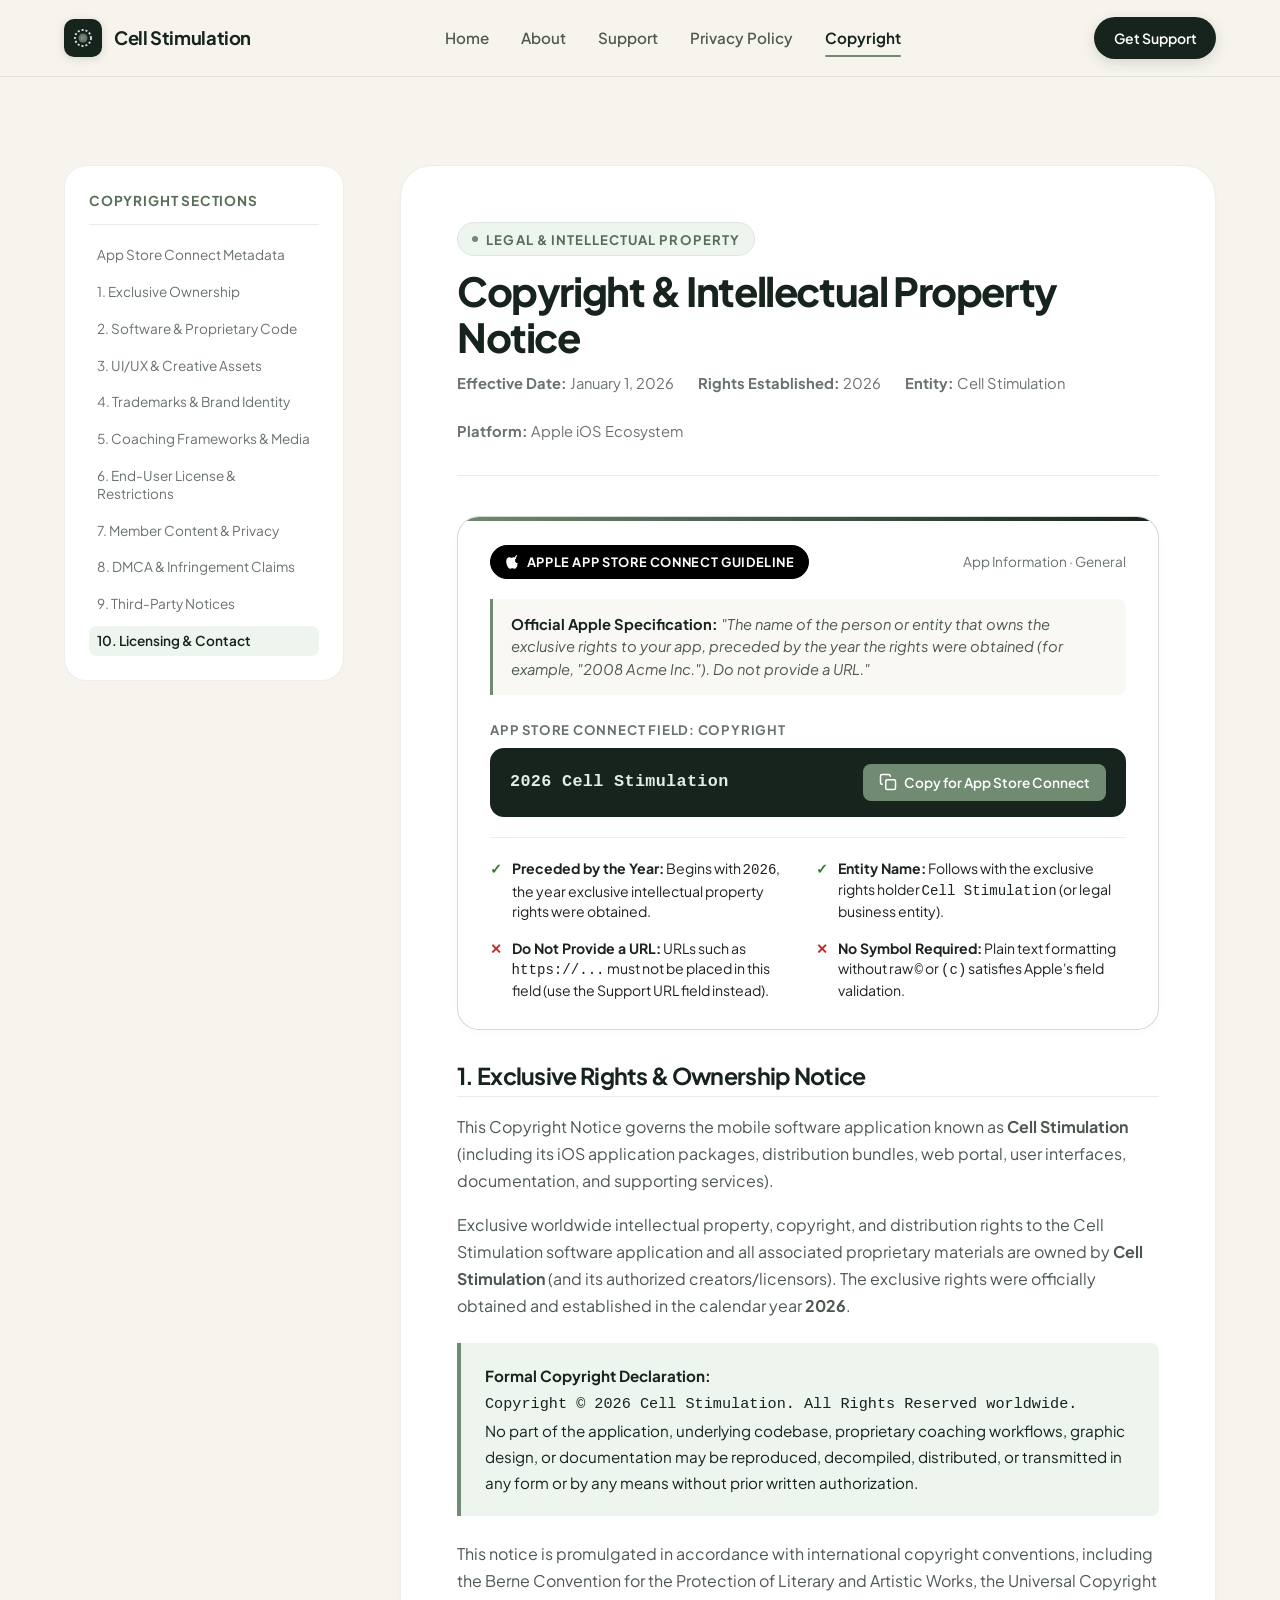
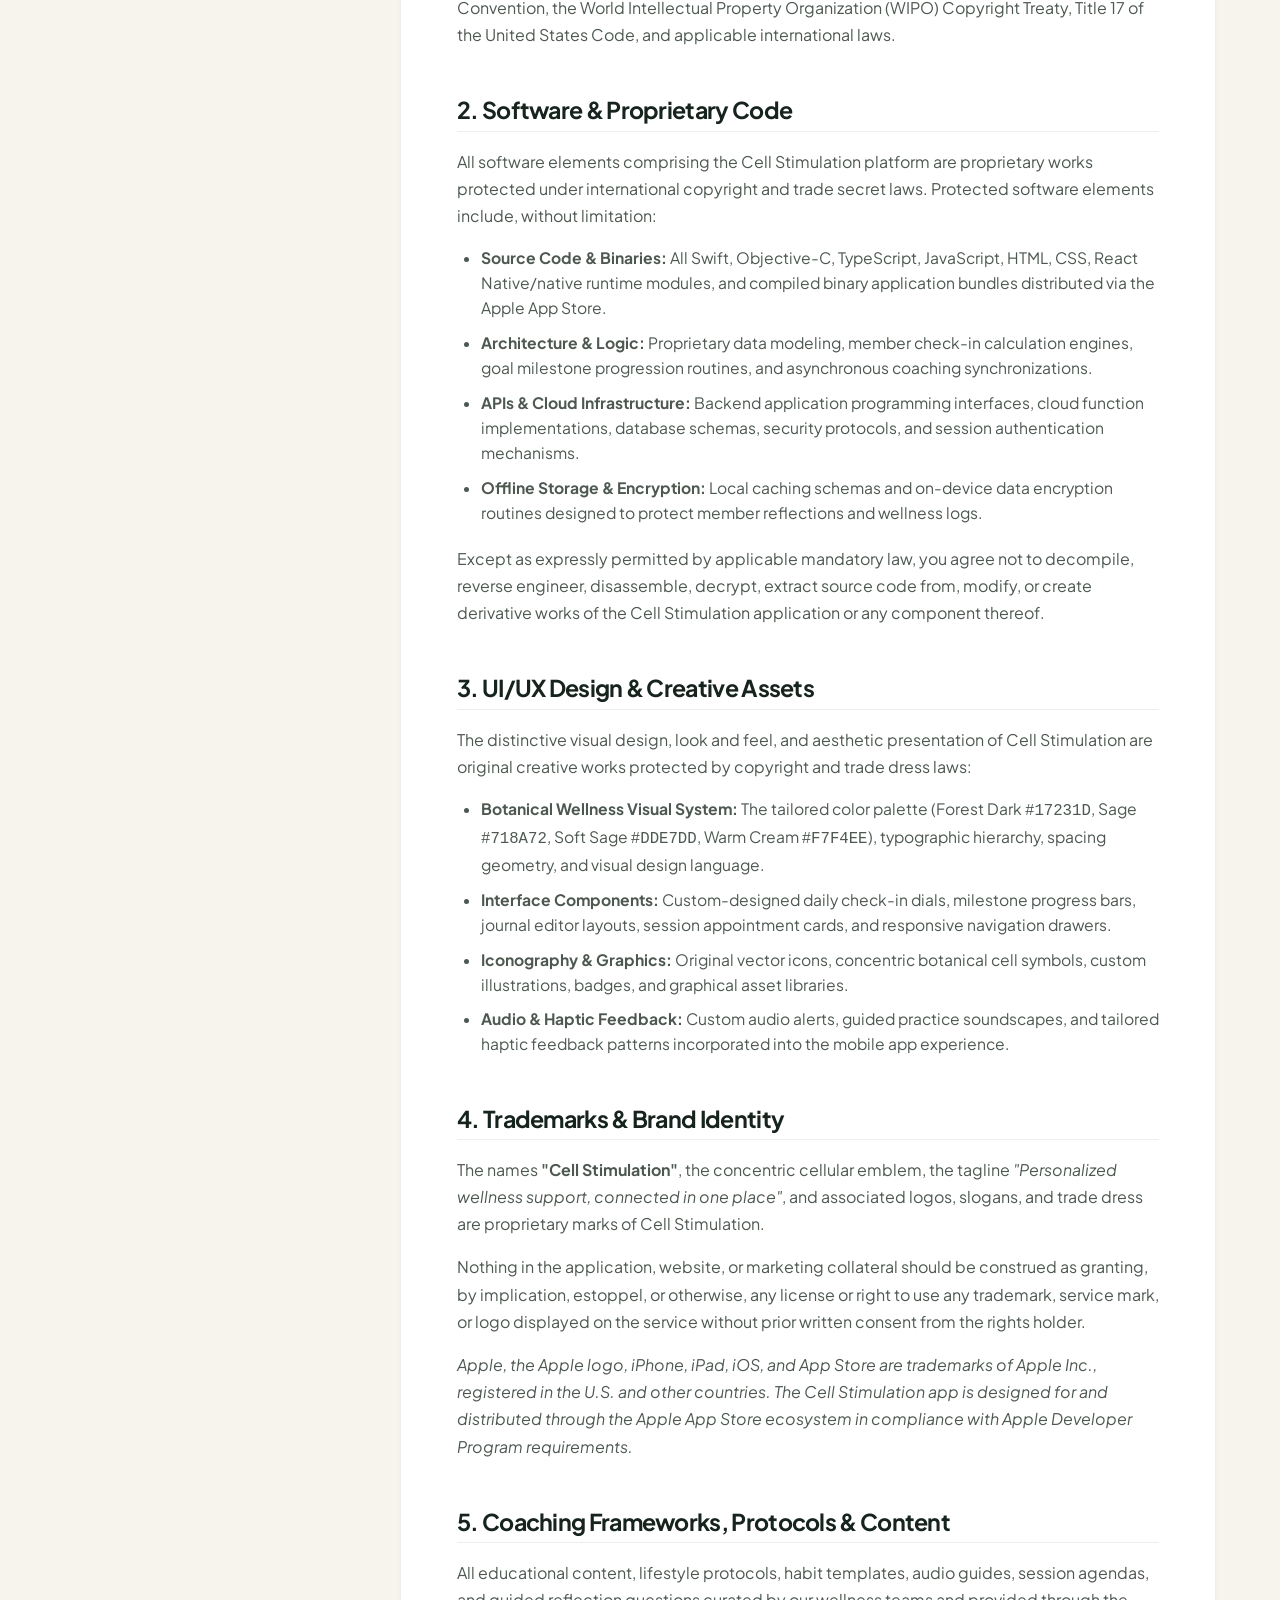
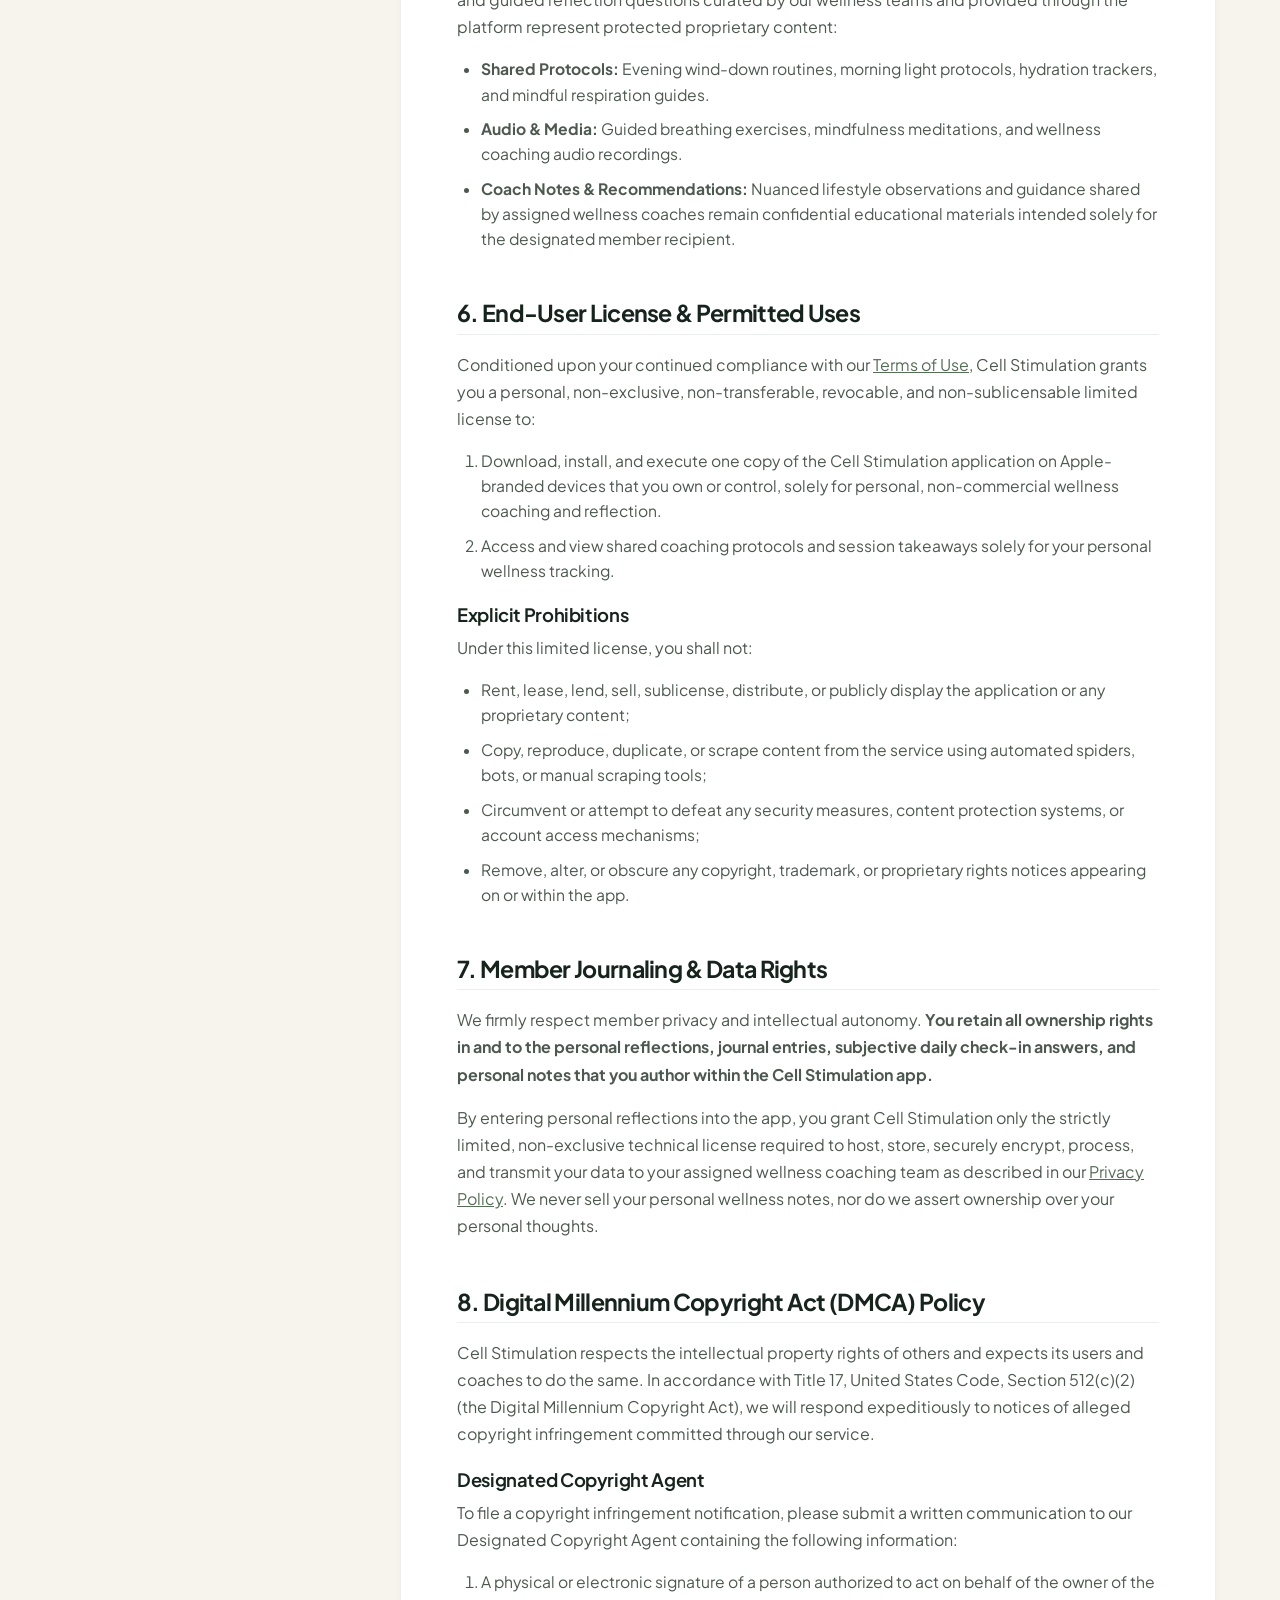
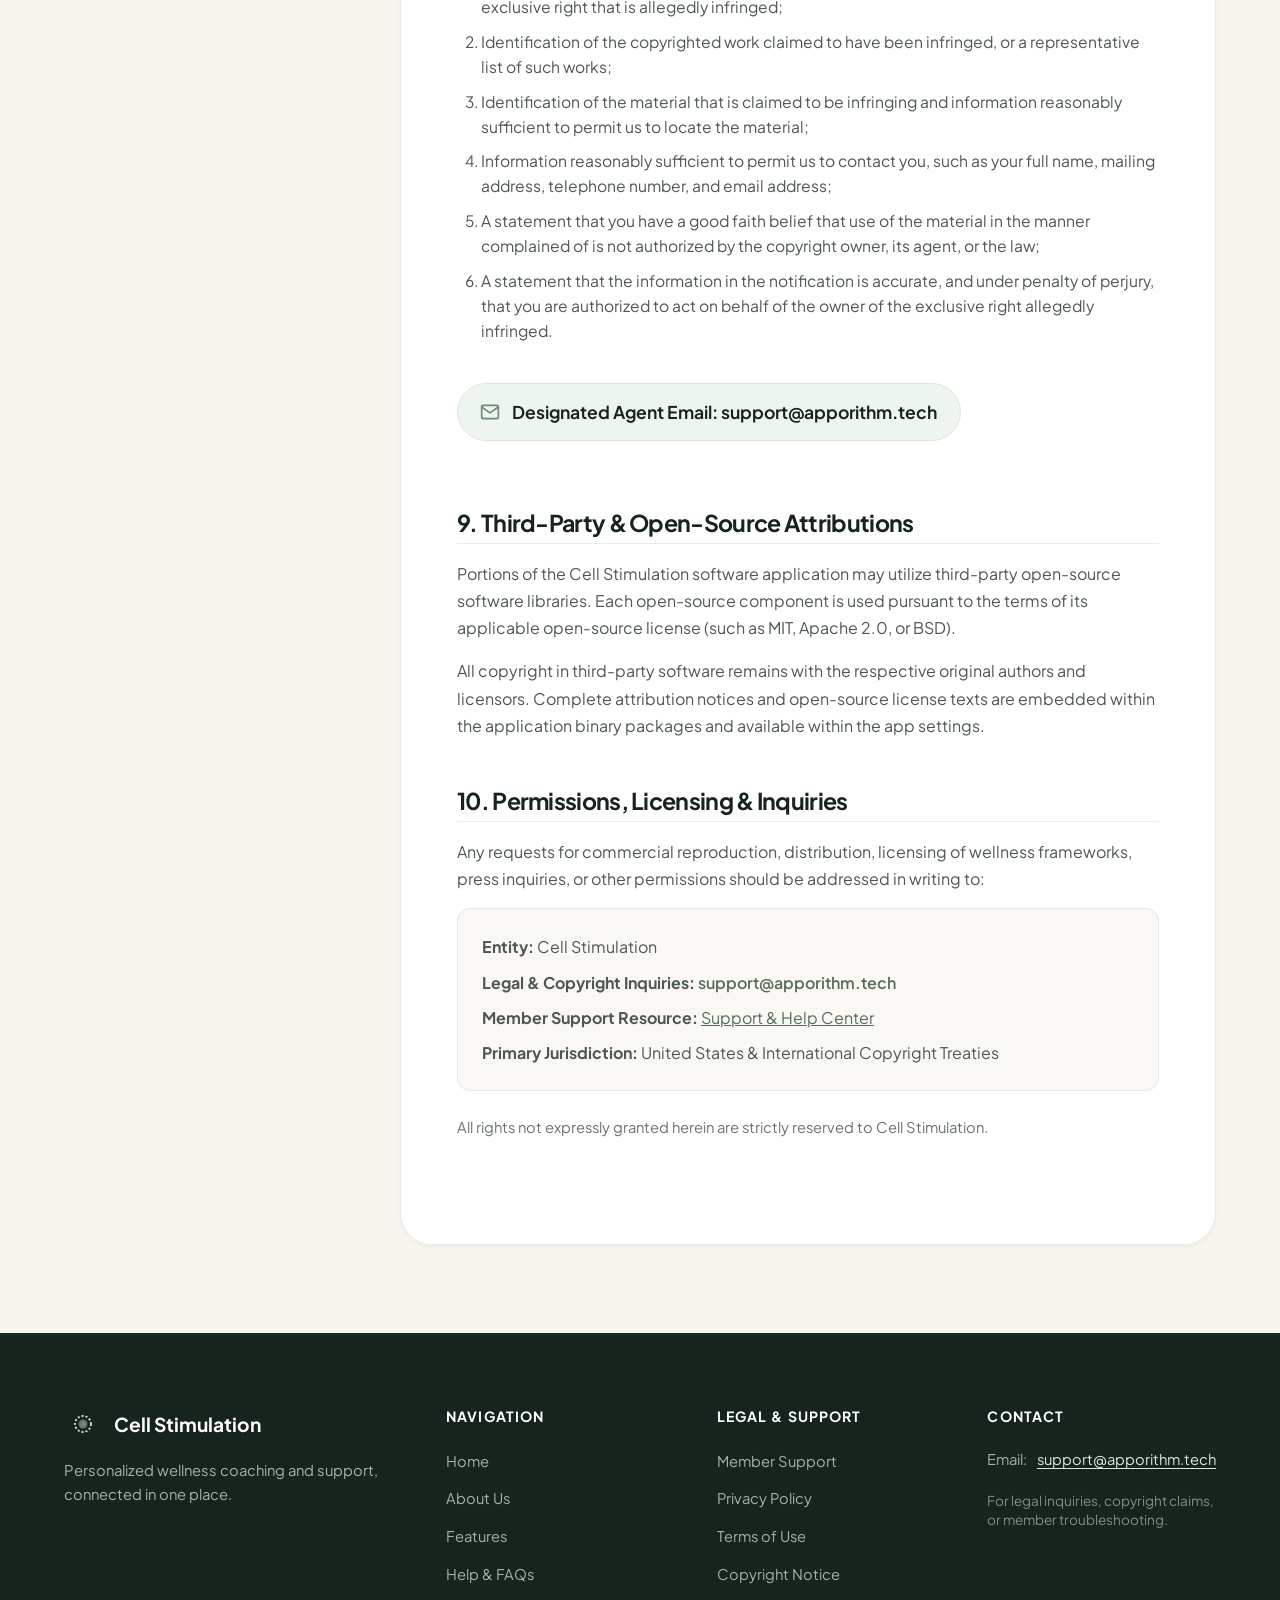
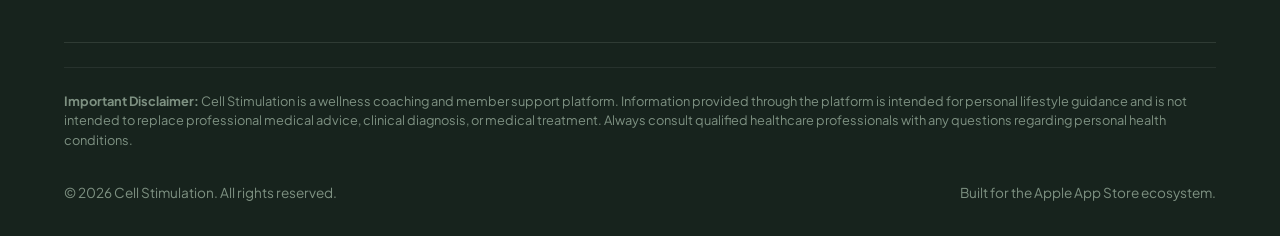
<file: copyright/index.html>
<!DOCTYPE html>
<html lang="en">
<head>
  <meta charset="UTF-8">
  <meta name="viewport" content="width=device-width, initial-scale=1.0">
  <title>Copyright & Intellectual Property Notice — Cell Stimulation</title>
  <meta name="description" content="Official Copyright and Intellectual Property Notice for the Cell Stimulation iOS application and wellness platform. Review exclusive ownership rights, Apple App Store copyright metadata, licensing terms, and DMCA policy.">
  
  <!-- Open Graph -->
  <meta property="og:type" content="article">
  <meta property="og:title" content="Cell Stimulation — Copyright & Intellectual Property Notice">
  <meta property="og:description" content="Official copyright notice and intellectual property ownership for the Cell Stimulation mobile application.">
  <meta property="og:image" content="../assets/images/favicon.svg">
  
  <!-- Favicon -->
  <link rel="icon" type="image/svg+xml" href="../assets/images/favicon.svg">
  
  <!-- Google Fonts: Plus Jakarta Sans -->
  <link rel="preconnect" href="https://fonts.googleapis.com">
  <link rel="preconnect" href="https://fonts.gstatic.com" crossorigin>
  <link href="https://fonts.googleapis.com/css2?family=Plus+Jakarta+Sans:wght@400;500;600;700;800&display=swap" rel="stylesheet">
  
  <!-- Stylesheet -->
  <link rel="stylesheet" href="../assets/css/main.css">
</head>
<body>

  <!-- =========================================================================
       SITE HEADER & NAVIGATION
       ========================================================================= -->
  <header class="site-header">
    <div class="container">
      <nav class="nav-container" aria-label="Main Navigation">
        <!-- Logo -->
        <a href="../" class="site-logo" aria-label="Cell Stimulation Home">
          <div class="logo-symbol">
            <svg viewBox="0 0 24 24" fill="none">
              <circle cx="12" cy="12" r="8" stroke="#DDE7DD" stroke-width="1.8" stroke-dasharray="2 2"/>
              <circle cx="12" cy="12" r="4.5" fill="#DDE7DD" fill-opacity="0.4"/>
              <circle cx="12" cy="12" r="2.5" fill="#718A72"/>
            </svg>
          </div>
          <span>Cell Stimulation</span>
        </a>

        <!-- Desktop Navigation Links -->
        <div class="nav-links">
          <a href="../" class="nav-link">Home</a>
          <a href="../about/" class="nav-link">About</a>
          <a href="../support/" class="nav-link">Support</a>
          <a href="../privacy-policy/" class="nav-link">Privacy Policy</a>
          <a href="./" class="nav-link active" aria-current="page">Copyright</a>
        </div>

        <!-- Right Side CTA -->
        <div class="nav-actions">
          <a href="../support/" class="btn btn-primary btn-sm">Get Support</a>
          <button class="mobile-toggle" aria-label="Toggle Navigation Menu" aria-expanded="false">
            <span class="hamburger-icon">
              <span class="hamburger-line"></span>
              <span class="hamburger-line"></span>
              <span class="hamburger-line"></span>
            </span>
          </button>
        </div>
      </nav>
    </div>

    <!-- Mobile Drawer Menu -->
    <div class="mobile-drawer" role="region" aria-label="Mobile Navigation">
      <a href="../" class="mobile-nav-link">Home</a>
      <a href="../about/" class="mobile-nav-link">About</a>
      <a href="../support/" class="mobile-nav-link">Support</a>
      <a href="../privacy-policy/" class="mobile-nav-link">Privacy Policy</a>
      <a href="../terms/" class="mobile-nav-link">Terms of Use</a>
      <a href="./" class="mobile-nav-link active">Copyright Notice</a>
      <a href="../support/" class="btn btn-primary" style="margin-top: 0.5rem;">
        Get Support
      </a>
    </div>
  </header>

  <!-- =========================================================================
       COPYRIGHT CONTENT
       ========================================================================= -->
  <main class="section section-cream" style="padding-top: 3.5rem;">
    <div class="container">
      <div class="legal-layout">

        <!-- Sidebar Table of Contents (Sticky) -->
        <aside class="legal-toc-wrapper" aria-label="Table of Contents">
          <div class="legal-toc-title">Copyright Sections</div>
          <nav class="legal-toc-list">
            <a href="#appstore-spec" class="legal-toc-link">App Store Connect Metadata</a>
            <a href="#exclusive-rights" class="legal-toc-link">1. Exclusive Ownership</a>
            <a href="#software-ip" class="legal-toc-link">2. Software & Proprietary Code</a>
            <a href="#visual-ip" class="legal-toc-link">3. UI/UX & Creative Assets</a>
            <a href="#trademarks" class="legal-toc-link">4. Trademarks & Brand Identity</a>
            <a href="#coaching-content" class="legal-toc-link">5. Coaching Frameworks & Media</a>
            <a href="#license-terms" class="legal-toc-link">6. End-User License & Restrictions</a>
            <a href="#user-journaling" class="legal-toc-link">7. Member Content & Privacy</a>
            <a href="#dmca-policy" class="legal-toc-link">8. DMCA & Infringement Claims</a>
            <a href="#third-party" class="legal-toc-link">9. Third-Party Notices</a>
            <a href="#permissions" class="legal-toc-link">10. Licensing & Contact</a>
          </nav>
        </aside>

        <!-- Copyright Document Body -->
        <article class="legal-article">
          <div class="legal-header">
            <div class="eyebrow" style="margin-bottom: 0.75rem;">
              <span class="eyebrow-dot"></span>
              Legal & Intellectual Property
            </div>
            <h1>Copyright & Intellectual Property Notice</h1>
            <div class="legal-meta">
              <span><strong>Effective Date:</strong> January 1, 2026</span>
              <span><strong>Rights Established:</strong> 2026</span>
              <span><strong>Entity:</strong> Cell Stimulation</span>
              <span><strong>Platform:</strong> Apple iOS Ecosystem</span>
            </div>
          </div>

          <!-- =================================================================
               APPLE APP STORE CONNECT SPECIFICATION CALLOUT
               ================================================================= -->
          <section id="appstore-spec" class="appstore-spec-card">
            <div class="spec-header">
              <span class="spec-badge spec-badge-apple">
                <svg viewBox="0 0 170 170" fill="currentColor">
                  <path d="M150.37 130.25c-2.45 5.66-5.35 10.87-8.71 15.66-4.58 6.53-8.33 11.05-11.22 13.56-4.48 4.12-9.28 6.23-14.42 6.35-3.69 0-8.14-1.05-13.32-3.18-5.19-2.12-9.97-3.17-14.34-3.17-4.58 0-9.49 1.05-14.75 3.17-5.26 2.13-9.5 3.24-12.74 3.35-4.35.13-9.16-1.9-14.42-6.08-3.7-3.04-7.6-7.77-11.7-14.19-6.3-9.9-11.22-21.05-14.75-33.45-3.53-12.4-5.3-24.13-5.3-35.18 0-14.15 3.53-26.04 10.59-35.66 7.06-9.63 15.93-14.54 26.62-14.75 4.35 0 9.4 1.15 15.15 3.44 5.75 2.3 9.8 3.5 12.16 3.6 2.01 0 6.2-1.3 12.57-3.9 6.37-2.6 11.83-3.73 16.37-3.4 12.22.95 21.84 5.76 28.86 14.42-10.74 6.54-15.95 15.63-15.63 27.27.32 9.04 3.82 16.63 10.5 22.75 6.68 6.13 14.57 9.59 23.68 10.39-2.22 6.74-4.87 13.59-7.95 20.55zM119.22 31.84c0-7.1 2.58-13.79 7.74-20.08 5.16-6.28 11.66-10.42 19.5-12.42.33 1.3.49 2.5.49 3.6 0 7.1-2.69 13.9-8.07 20.4-5.38 6.5-11.88 10.33-19.5 11.5-.11-1-.16-2-.16-3z"/>
                </svg>
                Apple App Store Connect Guideline
              </span>
              <span style="font-size: 0.85rem; color: var(--text-muted);">App Information · General</span>
            </div>

            <div class="spec-official-quote">
              <strong>Official Apple Specification:</strong> "The name of the person or entity that owns the exclusive rights to your app, preceded by the year the rights were obtained (for example, "2008 Acme Inc."). Do not provide a URL."
            </div>

            <div class="spec-field-label">App Store Connect Field: Copyright</div>
            <div class="spec-code-box">
              <span class="spec-code-text" id="appstore-copyright-value">2026 Cell Stimulation</span>
              <button type="button" class="spec-copy-btn" data-copy-text="2026 Cell Stimulation" aria-label="Copy copyright string for App Store Connect">
                <svg class="btn-icon" viewBox="0 0 24 24" fill="none" stroke="currentColor" stroke-width="2">
                  <rect x="9" y="9" width="13" height="13" rx="2" ry="2"></rect>
                  <path d="M5 15H4a2 2 0 0 1-2-2V4a2 2 0 0 1 2-2h9a2 2 0 0 1 2 2v1"></path>
                </svg>
                Copy for App Store Connect
              </button>
            </div>

            <div class="spec-dos-donts">
              <div class="spec-rule-item">
                <span class="spec-icon-pass">✓</span>
                <div>
                  <strong>Preceded by the Year:</strong> Begins with <code>2026</code>, the year exclusive intellectual property rights were obtained.
                </div>
              </div>

              <div class="spec-rule-item">
                <span class="spec-icon-pass">✓</span>
                <div>
                  <strong>Entity Name:</strong> Follows with the exclusive rights holder <code>Cell Stimulation</code> (or legal business entity).
                </div>
              </div>

              <div class="spec-rule-item">
                <span class="spec-icon-fail">✕</span>
                <div>
                  <strong>Do Not Provide a URL:</strong> URLs such as <code>https://...</code> must not be placed in this field (use the Support URL field instead).
                </div>
              </div>

              <div class="spec-rule-item">
                <span class="spec-icon-fail">✕</span>
                <div>
                  <strong>No Symbol Required:</strong> Plain text formatting without raw <code>©</code> or <code>(c)</code> satisfies Apple's field validation.
                </div>
              </div>
            </div>
          </section>

          <!-- =================================================================
               SECTION 1: EXCLUSIVE OWNERSHIP
               ================================================================= -->
          <section id="exclusive-rights" class="legal-section-block">
            <h2>1. Exclusive Rights & Ownership Notice</h2>
            <p>
              This Copyright Notice governs the mobile software application known as <strong>Cell Stimulation</strong> (including its iOS application packages, distribution bundles, web portal, user interfaces, documentation, and supporting services).
            </p>
            <p>
              Exclusive worldwide intellectual property, copyright, and distribution rights to the Cell Stimulation software application and all associated proprietary materials are owned by <strong>Cell Stimulation</strong> (and its authorized creators/licensors). The exclusive rights were officially obtained and established in the calendar year <strong>2026</strong>.
            </p>
            <div class="legal-callout">
              <p>
                <strong>Formal Copyright Declaration:</strong><br>
                <code>Copyright © 2026 Cell Stimulation. All Rights Reserved worldwide.</code><br>
                No part of the application, underlying codebase, proprietary coaching workflows, graphic design, or documentation may be reproduced, decompiled, distributed, or transmitted in any form or by any means without prior written authorization.
              </p>
            </div>
            <p>
              This notice is promulgated in accordance with international copyright conventions, including the Berne Convention for the Protection of Literary and Artistic Works, the Universal Copyright Convention, the World Intellectual Property Organization (WIPO) Copyright Treaty, Title 17 of the United States Code, and applicable international laws.
            </p>
          </section>

          <!-- =================================================================
               SECTION 2: SOFTWARE & PROPRIETARY CODE
               ================================================================= -->
          <section id="software-ip" class="legal-section-block">
            <h2>2. Software & Proprietary Code</h2>
            <p>
              All software elements comprising the Cell Stimulation platform are proprietary works protected under international copyright and trade secret laws. Protected software elements include, without limitation:
            </p>
            <ul>
              <li><strong>Source Code & Binaries:</strong> All Swift, Objective-C, TypeScript, JavaScript, HTML, CSS, React Native/native runtime modules, and compiled binary application bundles distributed via the Apple App Store.</li>
              <li><strong>Architecture & Logic:</strong> Proprietary data modeling, member check-in calculation engines, goal milestone progression routines, and asynchronous coaching synchronizations.</li>
              <li><strong>APIs & Cloud Infrastructure:</strong> Backend application programming interfaces, cloud function implementations, database schemas, security protocols, and session authentication mechanisms.</li>
              <li><strong>Offline Storage & Encryption:</strong> Local caching schemas and on-device data encryption routines designed to protect member reflections and wellness logs.</li>
            </ul>
            <p>
              Except as expressly permitted by applicable mandatory law, you agree not to decompile, reverse engineer, disassemble, decrypt, extract source code from, modify, or create derivative works of the Cell Stimulation application or any component thereof.
            </p>
          </section>

          <!-- =================================================================
               SECTION 3: UI/UX & CREATIVE ASSETS
               ================================================================= -->
          <section id="visual-ip" class="legal-section-block">
            <h2>3. UI/UX Design & Creative Assets</h2>
            <p>
              The distinctive visual design, look and feel, and aesthetic presentation of Cell Stimulation are original creative works protected by copyright and trade dress laws:
            </p>
            <ul>
              <li><strong>Botanical Wellness Visual System:</strong> The tailored color palette (Forest Dark <code>#17231D</code>, Sage <code>#718A72</code>, Soft Sage <code>#DDE7DD</code>, Warm Cream <code>#F7F4EE</code>), typographic hierarchy, spacing geometry, and visual design language.</li>
              <li><strong>Interface Components:</strong> Custom-designed daily check-in dials, milestone progress bars, journal editor layouts, session appointment cards, and responsive navigation drawers.</li>
              <li><strong>Iconography & Graphics:</strong> Original vector icons, concentric botanical cell symbols, custom illustrations, badges, and graphical asset libraries.</li>
              <li><strong>Audio & Haptic Feedback:</strong> Custom audio alerts, guided practice soundscapes, and tailored haptic feedback patterns incorporated into the mobile app experience.</li>
            </ul>
          </section>

          <!-- =================================================================
               SECTION 4: TRADEMARKS & BRAND IDENTITY
               ================================================================= -->
          <section id="trademarks" class="legal-section-block">
            <h2>4. Trademarks & Brand Identity</h2>
            <p>
              The names <strong>"Cell Stimulation"</strong>, the concentric cellular emblem, the tagline <em>"Personalized wellness support, connected in one place"</em>, and associated logos, slogans, and trade dress are proprietary marks of Cell Stimulation.
            </p>
            <p>
              Nothing in the application, website, or marketing collateral should be construed as granting, by implication, estoppel, or otherwise, any license or right to use any trademark, service mark, or logo displayed on the service without prior written consent from the rights holder.
            </p>
            <p>
              <em>Apple, the Apple logo, iPhone, iPad, iOS, and App Store are trademarks of Apple Inc., registered in the U.S. and other countries. The Cell Stimulation app is designed for and distributed through the Apple App Store ecosystem in compliance with Apple Developer Program requirements.</em>
            </p>
          </section>

          <!-- =================================================================
               SECTION 5: COACHING FRAMEWORKS & MEDIA
               ================================================================= -->
          <section id="coaching-content" class="legal-section-block">
            <h2>5. Coaching Frameworks, Protocols & Content</h2>
            <p>
              All educational content, lifestyle protocols, habit templates, audio guides, session agendas, and guided reflection questions curated by our wellness teams and provided through the platform represent protected proprietary content:
            </p>
            <ul>
              <li><strong>Shared Protocols:</strong> Evening wind-down routines, morning light protocols, hydration trackers, and mindful respiration guides.</li>
              <li><strong>Audio & Media:</strong> Guided breathing exercises, mindfulness meditations, and wellness coaching audio recordings.</li>
              <li><strong>Coach Notes & Recommendations:</strong> Nuanced lifestyle observations and guidance shared by assigned wellness coaches remain confidential educational materials intended solely for the designated member recipient.</li>
            </ul>
          </section>

          <!-- =================================================================
               SECTION 6: LICENSE TERMS & RESTRICTIONS
               ================================================================= -->
          <section id="license-terms" class="legal-section-block">
            <h2>6. End-User License & Permitted Uses</h2>
            <p>
              Conditioned upon your continued compliance with our <a href="../terms/" style="color:var(--sage-dark); text-decoration:underline;">Terms of Use</a>, Cell Stimulation grants you a personal, non-exclusive, non-transferable, revocable, and non-sublicensable limited license to:
            </p>
            <ol>
              <li>Download, install, and execute one copy of the Cell Stimulation application on Apple-branded devices that you own or control, solely for personal, non-commercial wellness coaching and reflection.</li>
              <li>Access and view shared coaching protocols and session takeaways solely for your personal wellness tracking.</li>
            </ol>
            <h3>Explicit Prohibitions</h3>
            <p>Under this limited license, you shall not:</p>
            <ul>
              <li>Rent, lease, lend, sell, sublicense, distribute, or publicly display the application or any proprietary content;</li>
              <li>Copy, reproduce, duplicate, or scrape content from the service using automated spiders, bots, or manual scraping tools;</li>
              <li>Circumvent or attempt to defeat any security measures, content protection systems, or account access mechanisms;</li>
              <li>Remove, alter, or obscure any copyright, trademark, or proprietary rights notices appearing on or within the app.</li>
            </ul>
          </section>

          <!-- =================================================================
               SECTION 7: MEMBER JOURNALING & PRIVACY
               ================================================================= -->
          <section id="user-journaling" class="legal-section-block">
            <h2>7. Member Journaling & Data Rights</h2>
            <p>
              We firmly respect member privacy and intellectual autonomy. <strong>You retain all ownership rights in and to the personal reflections, journal entries, subjective daily check-in answers, and personal notes that you author within the Cell Stimulation app.</strong>
            </p>
            <p>
              By entering personal reflections into the app, you grant Cell Stimulation only the strictly limited, non-exclusive technical license required to host, store, securely encrypt, process, and transmit your data to your assigned wellness coaching team as described in our <a href="../privacy-policy/" style="color:var(--sage-dark); text-decoration:underline;">Privacy Policy</a>. We never sell your personal wellness notes, nor do we assert ownership over your personal thoughts.
            </p>
          </section>

          <!-- =================================================================
               SECTION 8: DMCA & INFRINGEMENT CLAIMS
               ================================================================= -->
          <section id="dmca-policy" class="legal-section-block">
            <h2>8. Digital Millennium Copyright Act (DMCA) Policy</h2>
            <p>
              Cell Stimulation respects the intellectual property rights of others and expects its users and coaches to do the same. In accordance with Title 17, United States Code, Section 512(c)(2) (the Digital Millennium Copyright Act), we will respond expeditiously to notices of alleged copyright infringement committed through our service.
            </p>
            <h3>Designated Copyright Agent</h3>
            <p>
              To file a copyright infringement notification, please submit a written communication to our Designated Copyright Agent containing the following information:
            </p>
            <ol>
              <li>A physical or electronic signature of a person authorized to act on behalf of the owner of the exclusive right that is allegedly infringed;</li>
              <li>Identification of the copyrighted work claimed to have been infringed, or a representative list of such works;</li>
              <li>Identification of the material that is claimed to be infringing and information reasonably sufficient to permit us to locate the material;</li>
              <li>Information reasonably sufficient to permit us to contact you, such as your full name, mailing address, telephone number, and email address;</li>
              <li>A statement that you have a good faith belief that use of the material in the manner complained of is not authorized by the copyright owner, its agent, or the law;</li>
              <li>A statement that the information in the notification is accurate, and under penalty of perjury, that you are authorized to act on behalf of the owner of the exclusive right allegedly infringed.</li>
            </ol>
            <div class="support-email-pill" style="margin: 1.25rem 0;">
              <svg style="width: 20px; height: 20px; color: var(--sage);" viewBox="0 0 24 24" fill="none" stroke="currentColor" stroke-width="2">
                <path d="M4 4h16c1.1 0 2 .9 2 2v12c0 1.1-.9 2-2 2H4c-1.1 0-2-.9-2-2V6c0-1.1.9-2 2-2z"></path>
                <polyline points="22,6 12,13 2,6"></polyline>
              </svg>
              <span>Designated Agent Email: <a href="mailto:support@apporithm.tech?subject=[DMCA%20Notice]" class="support-email-link">support@apporithm.tech</a></span>
            </div>
          </section>

          <!-- =================================================================
               SECTION 9: THIRD-PARTY NOTICES
               ================================================================= -->
          <section id="third-party" class="legal-section-block">
            <h2>9. Third-Party & Open-Source Attributions</h2>
            <p>
              Portions of the Cell Stimulation software application may utilize third-party open-source software libraries. Each open-source component is used pursuant to the terms of its applicable open-source license (such as MIT, Apache 2.0, or BSD).
            </p>
            <p>
              All copyright in third-party software remains with the respective original authors and licensors. Complete attribution notices and open-source license texts are embedded within the application binary packages and available within the app settings.
            </p>
          </section>

          <!-- =================================================================
               SECTION 10: LICENSING & CONTACT
               ================================================================= -->
          <section id="permissions" class="legal-section-block">
            <h2>10. Permissions, Licensing & Inquiries</h2>
            <p>
              Any requests for commercial reproduction, distribution, licensing of wellness frameworks, press inquiries, or other permissions should be addressed in writing to:
            </p>
            <div style="background: var(--surface-subtle); border: 1px solid var(--border-subtle); border-radius: var(--radius-md); padding: 1.5rem; margin-top: 1rem;">
              <p style="margin-bottom: 0.5rem;"><strong>Entity:</strong> Cell Stimulation</p>
              <p style="margin-bottom: 0.5rem;"><strong>Legal & Copyright Inquiries:</strong> <a href="mailto:support@apporithm.tech?subject=[Copyright%20Inquiry]" class="support-email-link" style="color:var(--sage-dark); font-weight:600;">support@apporithm.tech</a></p>
              <p style="margin-bottom: 0.5rem;"><strong>Member Support Resource:</strong> <a href="../support/" style="color:var(--sage-dark); text-decoration:underline;">Support & Help Center</a></p>
              <p style="margin-bottom: 0;"><strong>Primary Jurisdiction:</strong> United States & International Copyright Treaties</p>
            </div>
            <p style="margin-top: 1.5rem; font-size: 0.92rem; color: var(--text-muted);">
              All rights not expressly granted herein are strictly reserved to Cell Stimulation.
            </p>
          </section>

        </article>
      </div>
    </div>
  </main>

  <!-- =========================================================================
       SITE FOOTER
       ========================================================================= -->
  <footer class="site-footer">
    <div class="container">
      <div class="footer-top">
        <div class="footer-brand">
          <div class="footer-logo">
            <div class="logo-symbol">
              <svg viewBox="0 0 24 24" fill="none">
                <circle cx="12" cy="12" r="8" stroke="#DDE7DD" stroke-width="1.8" stroke-dasharray="2 2"/>
                <circle cx="12" cy="12" r="4.5" fill="#DDE7DD" fill-opacity="0.4"/>
                <circle cx="12" cy="12" r="2.5" fill="#718A72"/>
              </svg>
            </div>
            <span>Cell Stimulation</span>
          </div>
          <p class="footer-desc">
            Personalized wellness coaching and support, connected in one place.
          </p>
        </div>

        <div>
          <div class="footer-heading">Navigation</div>
          <ul class="footer-links">
            <li><a href="../" class="footer-link">Home</a></li>
            <li><a href="../about/" class="footer-link">About Us</a></li>
            <li><a href="../#features" class="footer-link">Features</a></li>
            <li><a href="../support/" class="footer-link">Help & FAQs</a></li>
          </ul>
        </div>

        <div>
          <div class="footer-heading">Legal & Support</div>
          <ul class="footer-links">
            <li><a href="../support/" class="footer-link">Member Support</a></li>
            <li><a href="../privacy-policy/" class="footer-link">Privacy Policy</a></li>
            <li><a href="../terms/" class="footer-link">Terms of Use</a></li>
            <li><a href="./" class="footer-link">Copyright Notice</a></li>
          </ul>
        </div>

        <div>
          <div class="footer-heading">Contact</div>
          <div class="footer-links">
            <div class="footer-contact-item">
              <span>Email:</span>
              <a href="mailto:support@apporithm.tech" class="support-email-link">support@apporithm.tech</a>
            </div>
            <p style="font-size: 0.85rem; color: #7E9182; margin-top: 0.5rem; line-height: 1.4;">
              For legal inquiries, copyright claims, or member troubleshooting.
            </p>
          </div>
        </div>
      </div>

      <div class="medical-disclaimer-footer">
        <strong>Important Disclaimer:</strong> Cell Stimulation is a wellness coaching and member support platform. Information provided through the platform is intended for personal lifestyle guidance and is not intended to replace professional medical advice, clinical diagnosis, or medical treatment. Always consult qualified healthcare professionals with any questions regarding personal health conditions.
      </div>

      <div class="footer-bottom">
        <div>© <span class="current-year">2026</span> Cell Stimulation. All rights reserved.</div>
        <div>Built for the Apple App Store ecosystem.</div>
      </div>
    </div>
  </footer>

  <script src="../assets/js/main.js"></script>
</body>
</html>
</file>
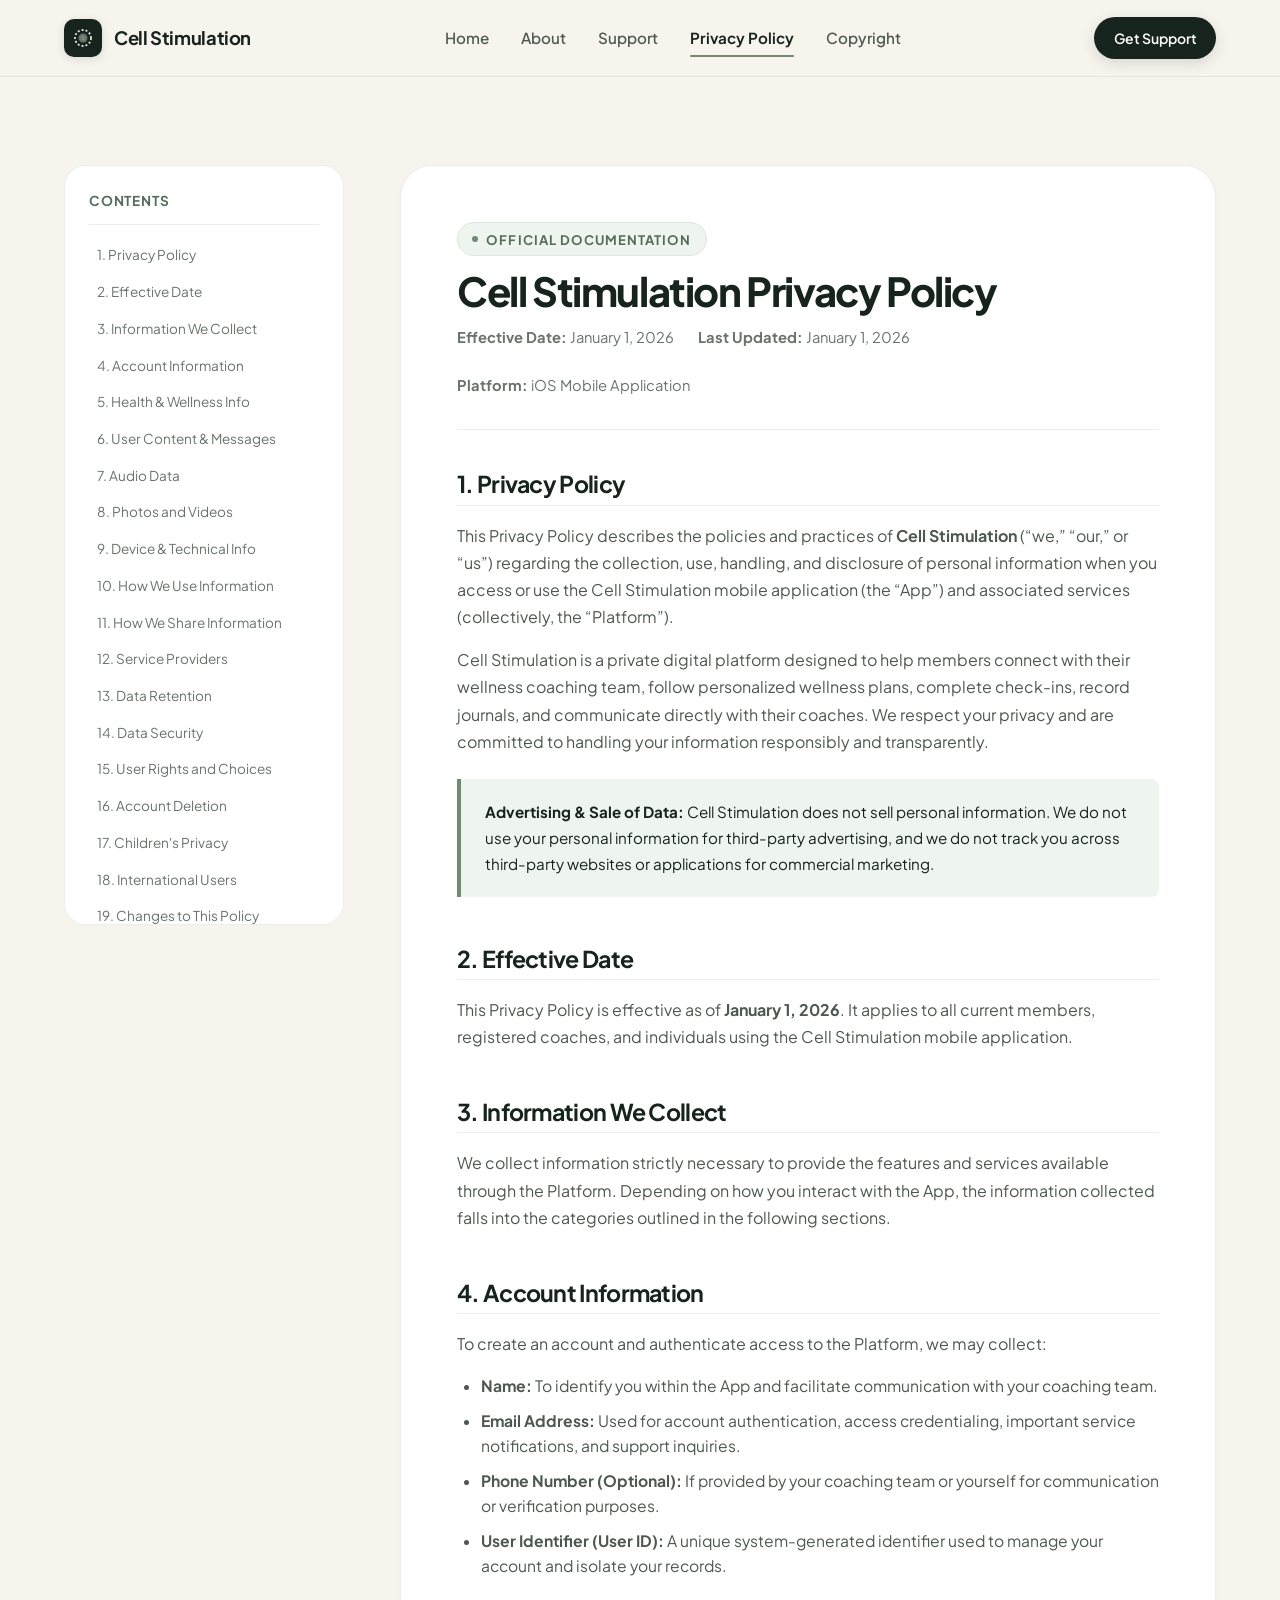
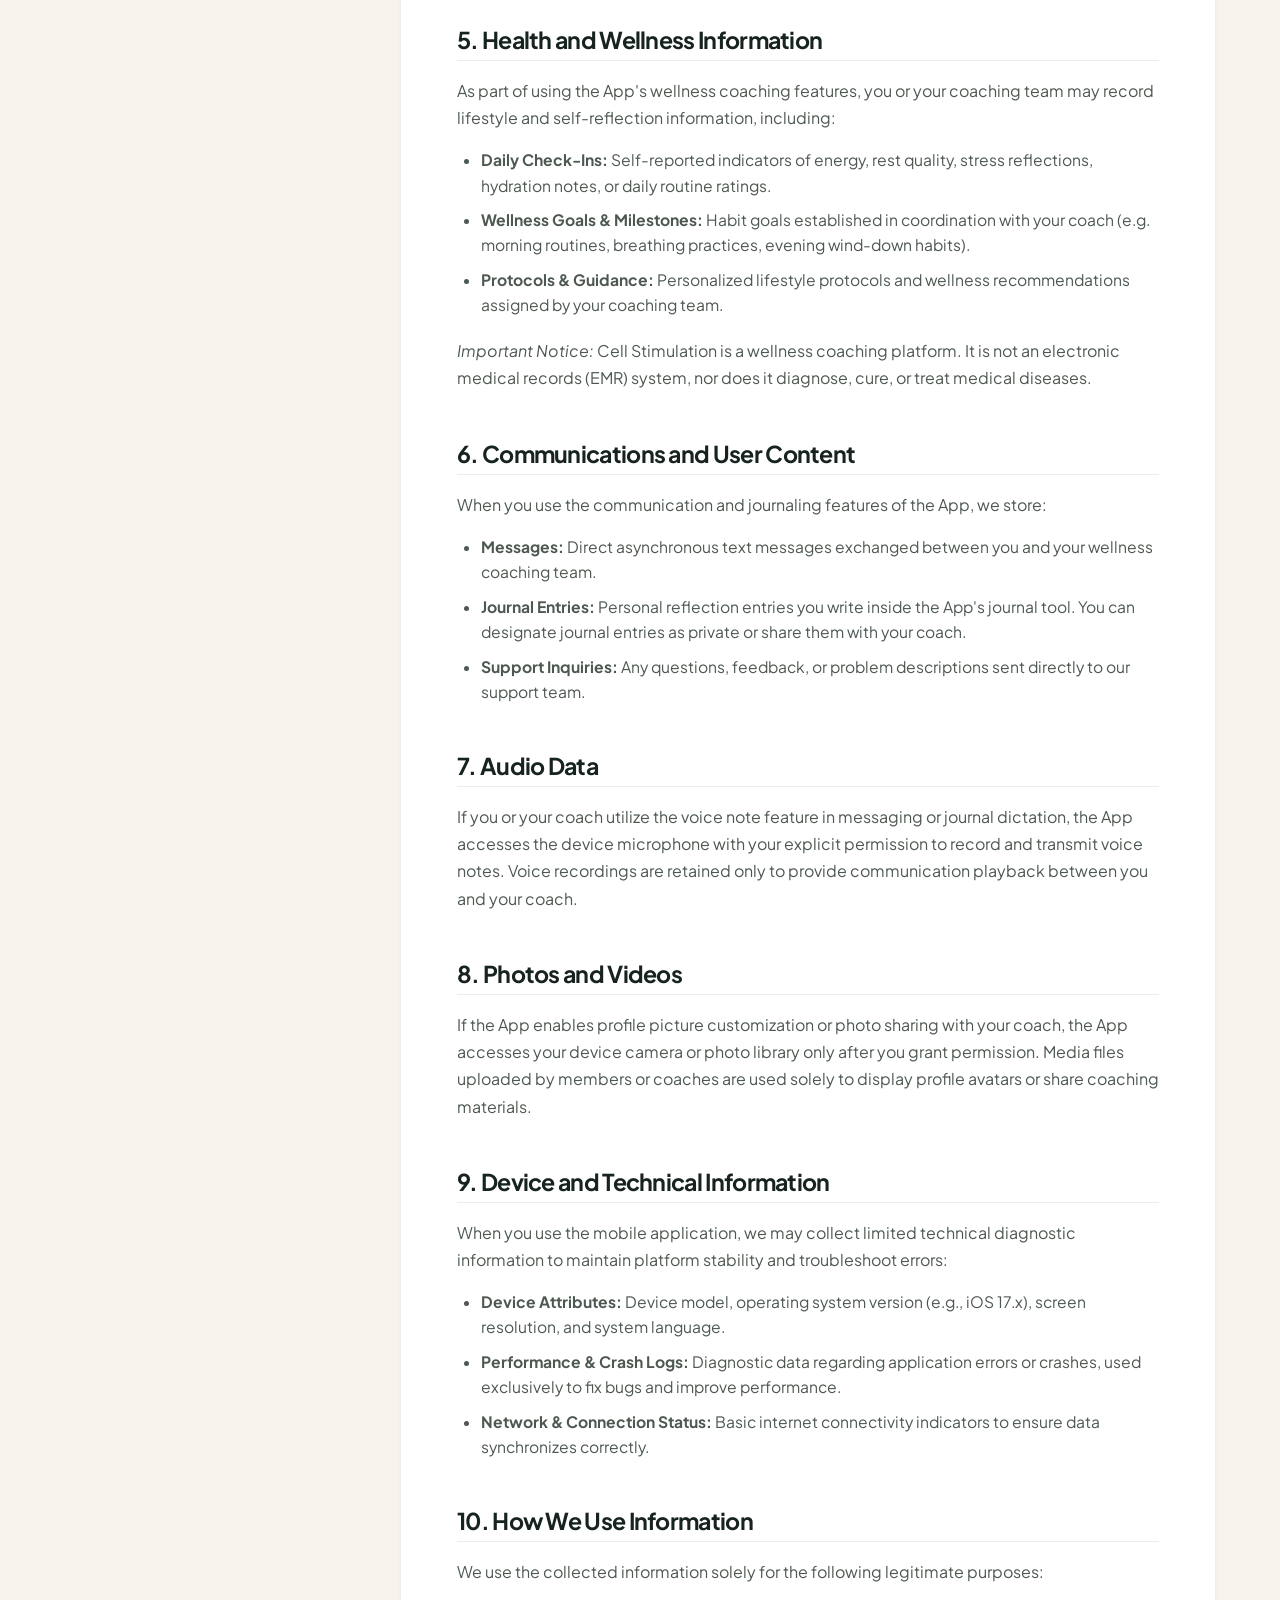
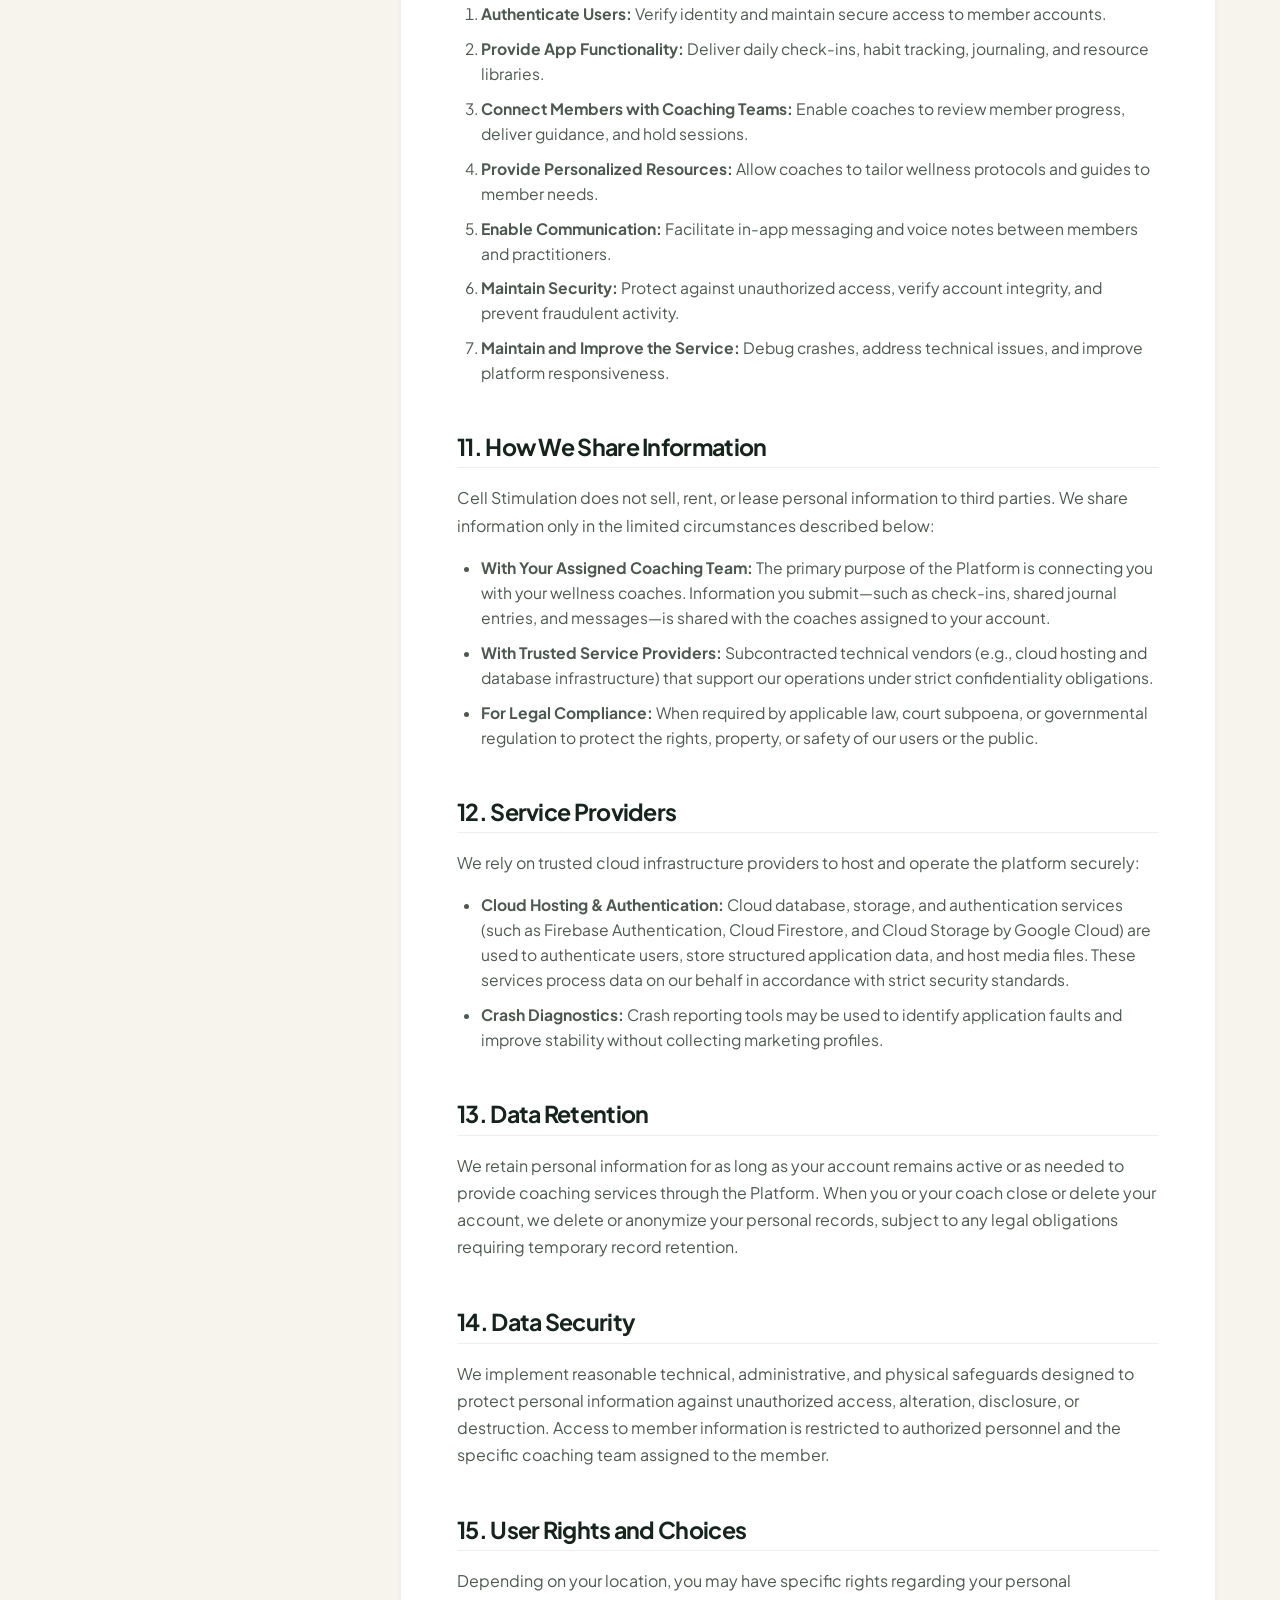
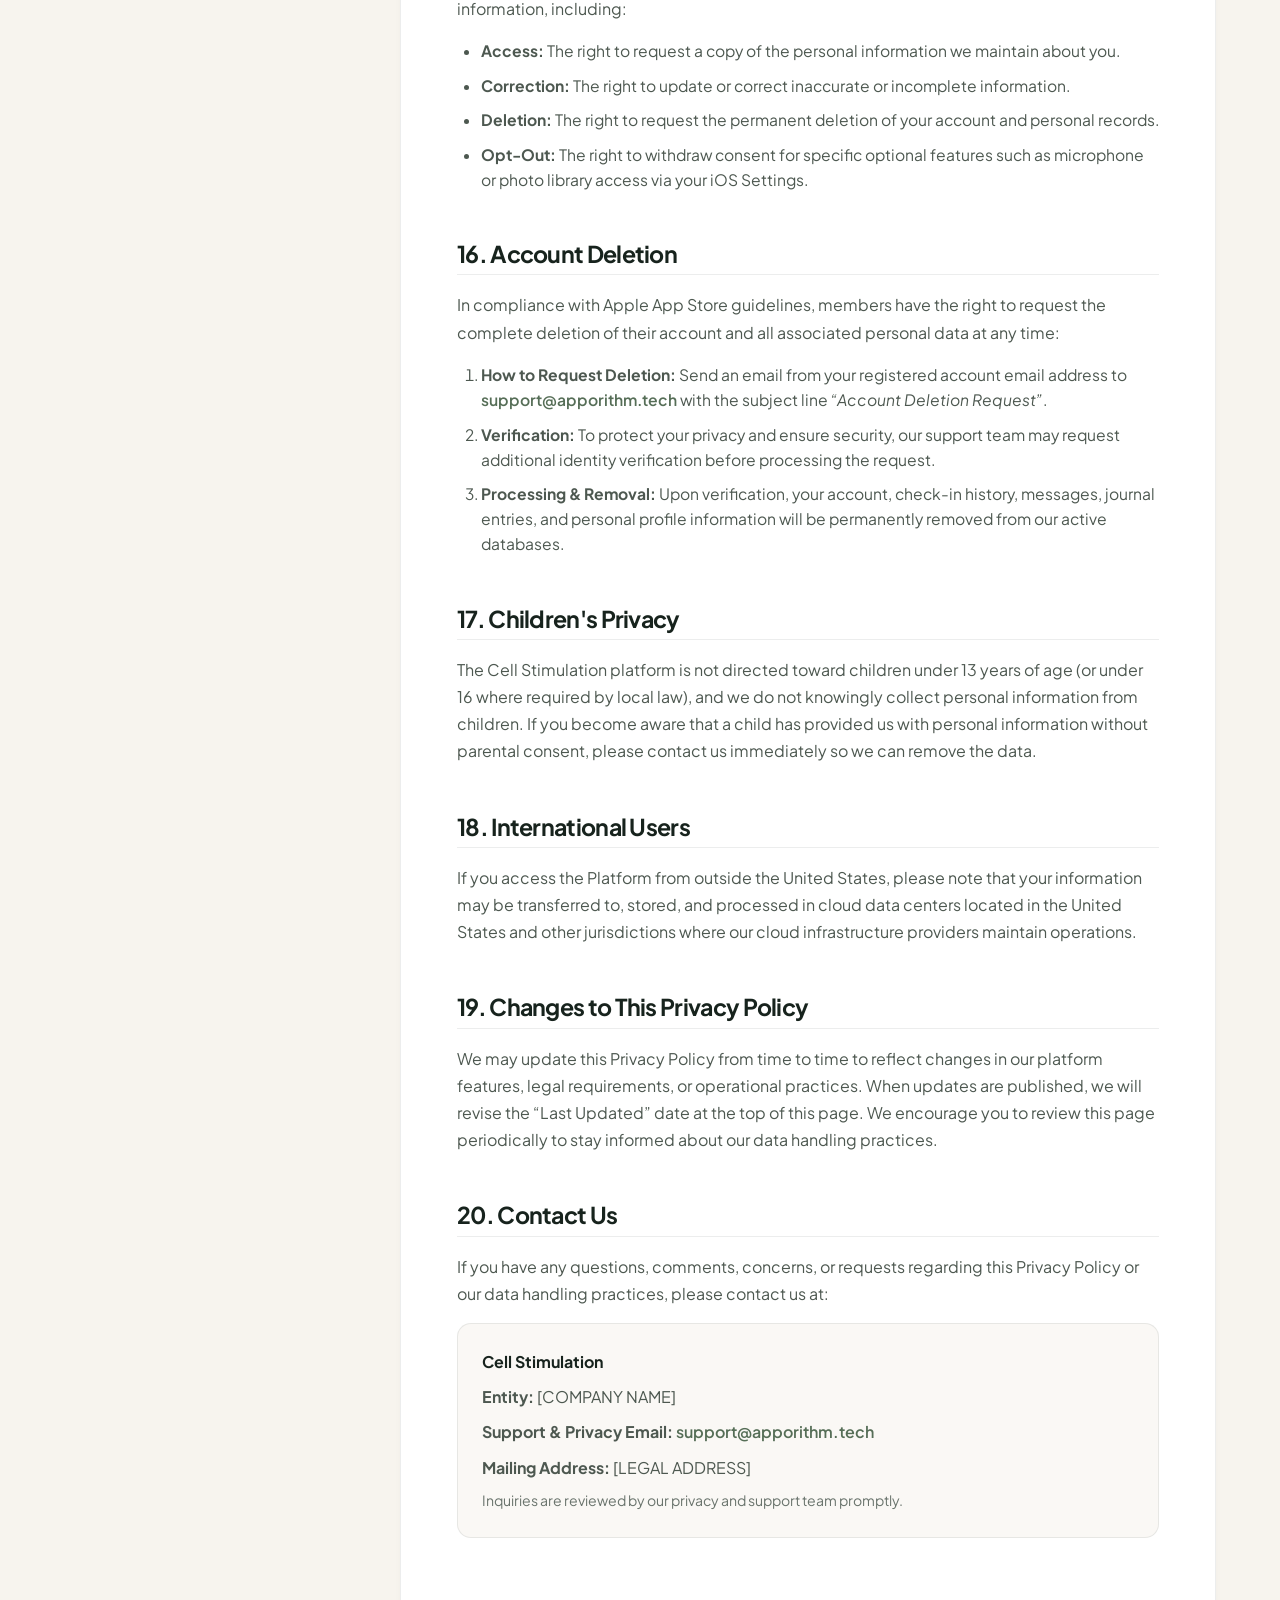
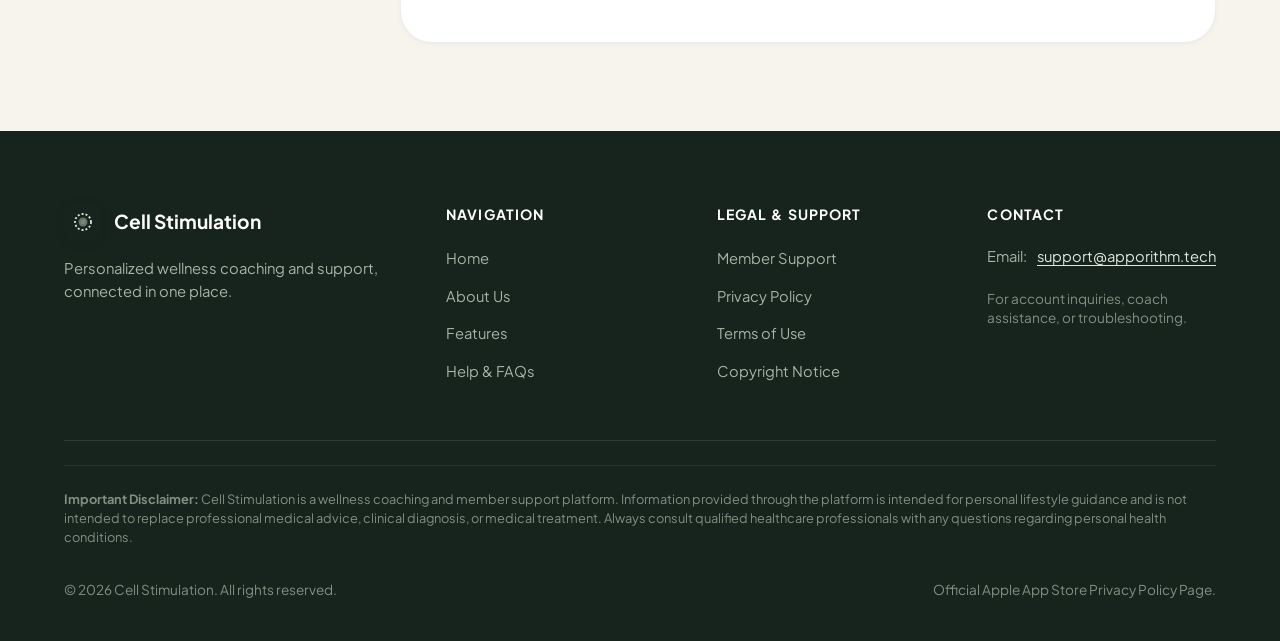
<file: privacy-policy/index.html>
<!DOCTYPE html>
<html lang="en">
<head>
  <meta charset="UTF-8">
  <meta name="viewport" content="width=device-width, initial-scale=1.0">
  <title>Privacy Policy — Cell Stimulation</title>
  <meta name="description" content="Privacy Policy for the Cell Stimulation mobile application. Explaining our data handling practices, member information protection, user rights, and account deletion procedures.">
  
  <!-- Open Graph -->
  <meta property="og:type" content="article">
  <meta property="og:title" content="Cell Stimulation — Privacy Policy">
  <meta property="og:description" content="Learn how Cell Stimulation collects, handles, and protects your personal wellness information.">
  <meta property="og:image" content="../assets/images/favicon.svg">
  
  <!-- Favicon -->
  <link rel="icon" type="image/svg+xml" href="../assets/images/favicon.svg">
  
  <!-- Google Fonts: Plus Jakarta Sans -->
  <link rel="preconnect" href="https://fonts.googleapis.com">
  <link rel="preconnect" href="https://fonts.gstatic.com" crossorigin>
  <link href="https://fonts.googleapis.com/css2?family=Plus+Jakarta+Sans:wght@400;500;600;700;800&display=swap" rel="stylesheet">
  
  <!-- Stylesheet -->
  <link rel="stylesheet" href="../assets/css/main.css">
</head>
<body>

  <!-- =========================================================================
       SITE HEADER & NAVIGATION
       ========================================================================= -->
  <header class="site-header">
    <div class="container">
      <nav class="nav-container" aria-label="Main Navigation">
        <a href="../" class="site-logo" aria-label="Cell Stimulation Home">
          <div class="logo-symbol">
            <svg viewBox="0 0 24 24" fill="none">
              <circle cx="12" cy="12" r="8" stroke="#DDE7DD" stroke-width="1.8" stroke-dasharray="2 2"/>
              <circle cx="12" cy="12" r="4.5" fill="#DDE7DD" fill-opacity="0.4"/>
              <circle cx="12" cy="12" r="2.5" fill="#718A72"/>
            </svg>
          </div>
          <span>Cell Stimulation</span>
        </a>

        <div class="nav-links">
          <a href="../" class="nav-link">Home</a>
          <a href="../about/" class="nav-link">About</a>
          <a href="../support/" class="nav-link">Support</a>
          <a href="./" class="nav-link active" aria-current="page">Privacy Policy</a>
          <a href="../copyright/" class="nav-link">Copyright</a>
        </div>

        <div class="nav-actions">
          <a href="../support/" class="btn btn-primary btn-sm">Get Support</a>
          <button class="mobile-toggle" aria-label="Toggle Navigation Menu" aria-expanded="false">
            <span class="hamburger-icon">
              <span class="hamburger-line"></span>
              <span class="hamburger-line"></span>
              <span class="hamburger-line"></span>
            </span>
          </button>
        </div>
      </nav>
    </div>

    <!-- Mobile Drawer Menu -->
    <div class="mobile-drawer" role="region" aria-label="Mobile Navigation">
      <a href="../" class="mobile-nav-link">Home</a>
      <a href="../about/" class="mobile-nav-link">About</a>
      <a href="../support/" class="mobile-nav-link">Support</a>
      <a href="./" class="mobile-nav-link active">Privacy Policy</a>
      <a href="../terms/" class="mobile-nav-link">Terms of Use</a>
      <a href="../copyright/" class="mobile-nav-link">Copyright Notice</a>
      <a href="../support/" class="btn btn-primary" style="margin-top: 0.5rem;">
        Get Support
      </a>
    </div>
  </header>

  <!-- =========================================================================
       PRIVACY POLICY CONTENT WITH TABLE OF CONTENTS
       ========================================================================= -->
  <main class="section section-cream" style="padding-top: 3.5rem;">
    <div class="container">
      <div class="legal-layout">

        <!-- Table of Contents Sticky Sidebar -->
        <aside class="legal-toc-wrapper" aria-label="Table of Contents">
          <div class="legal-toc-title">Contents</div>
          <nav class="legal-toc-list">
            <a href="#overview" class="legal-toc-link">1. Privacy Policy</a>
            <a href="#effective-date" class="legal-toc-link">2. Effective Date</a>
            <a href="#info-collect" class="legal-toc-link">3. Information We Collect</a>
            <a href="#account-info" class="legal-toc-link">4. Account Information</a>
            <a href="#health-wellness" class="legal-toc-link">5. Health & Wellness Info</a>
            <a href="#communications" class="legal-toc-link">6. User Content & Messages</a>
            <a href="#audio-data" class="legal-toc-link">7. Audio Data</a>
            <a href="#photos-videos" class="legal-toc-link">8. Photos and Videos</a>
            <a href="#device-tech" class="legal-toc-link">9. Device & Technical Info</a>
            <a href="#use-info" class="legal-toc-link">10. How We Use Information</a>
            <a href="#share-info" class="legal-toc-link">11. How We Share Information</a>
            <a href="#service-providers" class="legal-toc-link">12. Service Providers</a>
            <a href="#data-retention" class="legal-toc-link">13. Data Retention</a>
            <a href="#data-security" class="legal-toc-link">14. Data Security</a>
            <a href="#user-rights" class="legal-toc-link">15. User Rights and Choices</a>
            <a href="#deletion" class="legal-toc-link">16. Account Deletion</a>
            <a href="#children" class="legal-toc-link">17. Children's Privacy</a>
            <a href="#international" class="legal-toc-link">18. International Users</a>
            <a href="#changes" class="legal-toc-link">19. Changes to This Policy</a>
            <a href="#contact" class="legal-toc-link">20. Contact Us</a>
          </nav>
        </aside>

        <!-- Main Legal Document Body -->
        <article class="legal-article">
          <div class="legal-header">
            <div class="eyebrow" style="margin-bottom: 0.75rem;">
              <span class="eyebrow-dot"></span>
              Official Documentation
            </div>
            <h1>Cell Stimulation Privacy Policy</h1>
            <div class="legal-meta">
              <span><strong>Effective Date:</strong> January 1, 2026</span>
              <span><strong>Last Updated:</strong> January 1, 2026</span>
              <span><strong>Platform:</strong> iOS Mobile Application</span>
            </div>
          </div>

          <!-- Section 1 -->
          <section id="overview" class="legal-section-block">
            <h2>1. Privacy Policy</h2>
            <p>
              This Privacy Policy describes the policies and practices of <strong>Cell Stimulation</strong> (“we,” “our,” or “us”) regarding the collection, use, handling, and disclosure of personal information when you access or use the Cell Stimulation mobile application (the “App”) and associated services (collectively, the “Platform”).
            </p>
            <p>
              Cell Stimulation is a private digital platform designed to help members connect with their wellness coaching team, follow personalized wellness plans, complete check-ins, record journals, and communicate directly with their coaches. We respect your privacy and are committed to handling your information responsibly and transparently.
            </p>
            <div class="legal-callout">
              <p>
                <strong>Advertising & Sale of Data:</strong> Cell Stimulation does not sell personal information. We do not use your personal information for third-party advertising, and we do not track you across third-party websites or applications for commercial marketing.
              </p>
            </div>
          </section>

          <!-- Section 2 -->
          <section id="effective-date" class="legal-section-block">
            <h2>2. Effective Date</h2>
            <p>
              This Privacy Policy is effective as of <strong>January 1, 2026</strong>. It applies to all current members, registered coaches, and individuals using the Cell Stimulation mobile application.
            </p>
          </section>

          <!-- Section 3 -->
          <section id="info-collect" class="legal-section-block">
            <h2>3. Information We Collect</h2>
            <p>
              We collect information strictly necessary to provide the features and services available through the Platform. Depending on how you interact with the App, the information collected falls into the categories outlined in the following sections.
            </p>
          </section>

          <!-- Section 4 -->
          <section id="account-info" class="legal-section-block">
            <h2>4. Account Information</h2>
            <p>
              To create an account and authenticate access to the Platform, we may collect:
            </p>
            <ul>
              <li><strong>Name:</strong> To identify you within the App and facilitate communication with your coaching team.</li>
              <li><strong>Email Address:</strong> Used for account authentication, access credentialing, important service notifications, and support inquiries.</li>
              <li><strong>Phone Number (Optional):</strong> If provided by your coaching team or yourself for communication or verification purposes.</li>
              <li><strong>User Identifier (User ID):</strong> A unique system-generated identifier used to manage your account and isolate your records.</li>
            </ul>
          </section>

          <!-- Section 5 -->
          <section id="health-wellness" class="legal-section-block">
            <h2>5. Health and Wellness Information</h2>
            <p>
              As part of using the App's wellness coaching features, you or your coaching team may record lifestyle and self-reflection information, including:
            </p>
            <ul>
              <li><strong>Daily Check-Ins:</strong> Self-reported indicators of energy, rest quality, stress reflections, hydration notes, or daily routine ratings.</li>
              <li><strong>Wellness Goals & Milestones:</strong> Habit goals established in coordination with your coach (e.g. morning routines, breathing practices, evening wind-down habits).</li>
              <li><strong>Protocols & Guidance:</strong> Personalized lifestyle protocols and wellness recommendations assigned by your coaching team.</li>
            </ul>
            <p>
              <em>Important Notice:</em> Cell Stimulation is a wellness coaching platform. It is not an electronic medical records (EMR) system, nor does it diagnose, cure, or treat medical diseases.
            </p>
          </section>

          <!-- Section 6 -->
          <section id="communications" class="legal-section-block">
            <h2>6. Communications and User Content</h2>
            <p>
              When you use the communication and journaling features of the App, we store:
            </p>
            <ul>
              <li><strong>Messages:</strong> Direct asynchronous text messages exchanged between you and your wellness coaching team.</li>
              <li><strong>Journal Entries:</strong> Personal reflection entries you write inside the App's journal tool. You can designate journal entries as private or share them with your coach.</li>
              <li><strong>Support Inquiries:</strong> Any questions, feedback, or problem descriptions sent directly to our support team.</li>
            </ul>
          </section>

          <!-- Section 7 -->
          <section id="audio-data" class="legal-section-block">
            <h2>7. Audio Data</h2>
            <p>
              If you or your coach utilize the voice note feature in messaging or journal dictation, the App accesses the device microphone with your explicit permission to record and transmit voice notes. Voice recordings are retained only to provide communication playback between you and your coach.
            </p>
          </section>

          <!-- Section 8 -->
          <section id="photos-videos" class="legal-section-block">
            <h2>8. Photos and Videos</h2>
            <p>
              If the App enables profile picture customization or photo sharing with your coach, the App accesses your device camera or photo library only after you grant permission. Media files uploaded by members or coaches are used solely to display profile avatars or share coaching materials.
            </p>
          </section>

          <!-- Section 9 -->
          <section id="device-tech" class="legal-section-block">
            <h2>9. Device and Technical Information</h2>
            <p>
              When you use the mobile application, we may collect limited technical diagnostic information to maintain platform stability and troubleshoot errors:
            </p>
            <ul>
              <li><strong>Device Attributes:</strong> Device model, operating system version (e.g., iOS 17.x), screen resolution, and system language.</li>
              <li><strong>Performance & Crash Logs:</strong> Diagnostic data regarding application errors or crashes, used exclusively to fix bugs and improve performance.</li>
              <li><strong>Network & Connection Status:</strong> Basic internet connectivity indicators to ensure data synchronizes correctly.</li>
            </ul>
          </section>

          <!-- Section 10 -->
          <section id="use-info" class="legal-section-block">
            <h2>10. How We Use Information</h2>
            <p>
              We use the collected information solely for the following legitimate purposes:
            </p>
            <ol>
              <li><strong>Authenticate Users:</strong> Verify identity and maintain secure access to member accounts.</li>
              <li><strong>Provide App Functionality:</strong> Deliver daily check-ins, habit tracking, journaling, and resource libraries.</li>
              <li><strong>Connect Members with Coaching Teams:</strong> Enable coaches to review member progress, deliver guidance, and hold sessions.</li>
              <li><strong>Provide Personalized Resources:</strong> Allow coaches to tailor wellness protocols and guides to member needs.</li>
              <li><strong>Enable Communication:</strong> Facilitate in-app messaging and voice notes between members and practitioners.</li>
              <li><strong>Maintain Security:</strong> Protect against unauthorized access, verify account integrity, and prevent fraudulent activity.</li>
              <li><strong>Maintain and Improve the Service:</strong> Debug crashes, address technical issues, and improve platform responsiveness.</li>
            </ol>
          </section>

          <!-- Section 11 -->
          <section id="share-info" class="legal-section-block">
            <h2>11. How We Share Information</h2>
            <p>
              Cell Stimulation does not sell, rent, or lease personal information to third parties. We share information only in the limited circumstances described below:
            </p>
            <ul>
              <li><strong>With Your Assigned Coaching Team:</strong> The primary purpose of the Platform is connecting you with your wellness coaches. Information you submit—such as check-ins, shared journal entries, and messages—is shared with the coaches assigned to your account.</li>
              <li><strong>With Trusted Service Providers:</strong> Subcontracted technical vendors (e.g., cloud hosting and database infrastructure) that support our operations under strict confidentiality obligations.</li>
              <li><strong>For Legal Compliance:</strong> When required by applicable law, court subpoena, or governmental regulation to protect the rights, property, or safety of our users or the public.</li>
            </ul>
          </section>

          <!-- Section 12 -->
          <section id="service-providers" class="legal-section-block">
            <h2>12. Service Providers</h2>
            <p>
              We rely on trusted cloud infrastructure providers to host and operate the platform securely:
            </p>
            <ul>
              <li><strong>Cloud Hosting & Authentication:</strong> Cloud database, storage, and authentication services (such as Firebase Authentication, Cloud Firestore, and Cloud Storage by Google Cloud) are used to authenticate users, store structured application data, and host media files. These services process data on our behalf in accordance with strict security standards.</li>
              <li><strong>Crash Diagnostics:</strong> Crash reporting tools may be used to identify application faults and improve stability without collecting marketing profiles.</li>
            </ul>
          </section>

          <!-- Section 13 -->
          <section id="data-retention" class="legal-section-block">
            <h2>13. Data Retention</h2>
            <p>
              We retain personal information for as long as your account remains active or as needed to provide coaching services through the Platform. When you or your coach close or delete your account, we delete or anonymize your personal records, subject to any legal obligations requiring temporary record retention.
            </p>
          </section>

          <!-- Section 14 -->
          <section id="data-security" class="legal-section-block">
            <h2>14. Data Security</h2>
            <p>
              We implement reasonable technical, administrative, and physical safeguards designed to protect personal information against unauthorized access, alteration, disclosure, or destruction. Access to member information is restricted to authorized personnel and the specific coaching team assigned to the member.
            </p>
          </section>

          <!-- Section 15 -->
          <section id="user-rights" class="legal-section-block">
            <h2>15. User Rights and Choices</h2>
            <p>
              Depending on your location, you may have specific rights regarding your personal information, including:
            </p>
            <ul>
              <li><strong>Access:</strong> The right to request a copy of the personal information we maintain about you.</li>
              <li><strong>Correction:</strong> The right to update or correct inaccurate or incomplete information.</li>
              <li><strong>Deletion:</strong> The right to request the permanent deletion of your account and personal records.</li>
              <li><strong>Opt-Out:</strong> The right to withdraw consent for specific optional features such as microphone or photo library access via your iOS Settings.</li>
            </ul>
          </section>

          <!-- Section 16 (Apple Required) -->
          <section id="deletion" class="legal-section-block">
            <h2>16. Account Deletion</h2>
            <p>
              In compliance with Apple App Store guidelines, members have the right to request the complete deletion of their account and all associated personal data at any time:
            </p>
            <ol>
              <li>
                <strong>How to Request Deletion:</strong> Send an email from your registered account email address to <a href="mailto:support@apporithm.tech" class="support-email-link" style="color:var(--sage-dark); font-weight:600;">support@apporithm.tech</a> with the subject line <em>“Account Deletion Request”</em>.
              </li>
              <li>
                <strong>Verification:</strong> To protect your privacy and ensure security, our support team may request additional identity verification before processing the request.
              </li>
              <li>
                <strong>Processing & Removal:</strong> Upon verification, your account, check-in history, messages, journal entries, and personal profile information will be permanently removed from our active databases.
              </li>
            </ol>
          </section>

          <!-- Section 17 -->
          <section id="children" class="legal-section-block">
            <h2>17. Children's Privacy</h2>
            <p>
              The Cell Stimulation platform is not directed toward children under 13 years of age (or under 16 where required by local law), and we do not knowingly collect personal information from children. If you become aware that a child has provided us with personal information without parental consent, please contact us immediately so we can remove the data.
            </p>
          </section>

          <!-- Section 18 -->
          <section id="international" class="legal-section-block">
            <h2>18. International Users</h2>
            <p>
              If you access the Platform from outside the United States, please note that your information may be transferred to, stored, and processed in cloud data centers located in the United States and other jurisdictions where our cloud infrastructure providers maintain operations.
            </p>
          </section>

          <!-- Section 19 -->
          <section id="changes" class="legal-section-block">
            <h2>19. Changes to This Privacy Policy</h2>
            <p>
              We may update this Privacy Policy from time to time to reflect changes in our platform features, legal requirements, or operational practices. When updates are published, we will revise the “Last Updated” date at the top of this page. We encourage you to review this page periodically to stay informed about our data handling practices.
            </p>
          </section>

          <!-- Section 20 -->
          <section id="contact" class="legal-section-block">
            <h2>20. Contact Us</h2>
            <p>
              If you have any questions, comments, concerns, or requests regarding this Privacy Policy or our data handling practices, please contact us at:
            </p>
            <div style="background: var(--surface-subtle); border: 1px solid var(--border-subtle); border-radius: var(--radius-md); padding: 1.5rem; margin-top: 1rem;">
              <p style="margin-bottom: 0.5rem; font-weight: 700; color: var(--primary-dark);">Cell Stimulation</p>
              <p style="margin-bottom: 0.5rem;"><strong>Entity:</strong> [COMPANY NAME]</p>
              <p style="margin-bottom: 0.5rem;"><strong>Support & Privacy Email:</strong> <a href="mailto:support@apporithm.tech" class="support-email-link" style="color:var(--sage-dark); font-weight:600;">support@apporithm.tech</a></p>
              <p style="margin-bottom: 0.5rem;"><strong>Mailing Address:</strong> [LEGAL ADDRESS]</p>
              <p style="margin: 0; font-size: 0.88rem; color: var(--text-muted);">Inquiries are reviewed by our privacy and support team promptly.</p>
            </div>
          </section>
        </article>
      </div>
    </div>
  </main>

  <!-- =========================================================================
       FOOTER
       ========================================================================= -->
  <footer class="site-footer">
    <div class="container">
      <div class="footer-top">
        <div class="footer-brand">
          <div class="footer-logo">
            <div class="logo-symbol">
              <svg viewBox="0 0 24 24" fill="none">
                <circle cx="12" cy="12" r="8" stroke="#DDE7DD" stroke-width="1.8" stroke-dasharray="2 2"/>
                <circle cx="12" cy="12" r="4.5" fill="#DDE7DD" fill-opacity="0.4"/>
                <circle cx="12" cy="12" r="2.5" fill="#718A72"/>
              </svg>
            </div>
            <span>Cell Stimulation</span>
          </div>
          <p class="footer-desc">
            Personalized wellness coaching and support, connected in one place.
          </p>
        </div>

        <div>
          <div class="footer-heading">Navigation</div>
          <ul class="footer-links">
            <li><a href="../" class="footer-link">Home</a></li>
            <li><a href="../about/" class="footer-link">About Us</a></li>
            <li><a href="../#features" class="footer-link">Features</a></li>
            <li><a href="../support/" class="footer-link">Help & FAQs</a></li>
          </ul>
        </div>

        <div>
          <div class="footer-heading">Legal & Support</div>
          <ul class="footer-links">
            <li><a href="../support/" class="footer-link">Member Support</a></li>
            <li><a href="./" class="footer-link">Privacy Policy</a></li>
            <li><a href="../terms/" class="footer-link">Terms of Use</a></li>
            <li><a href="../copyright/" class="footer-link">Copyright Notice</a></li>
          </ul>
        </div>

        <div>
          <div class="footer-heading">Contact</div>
          <div class="footer-links">
            <div class="footer-contact-item">
              <span>Email:</span>
              <a href="mailto:support@apporithm.tech" class="support-email-link">support@apporithm.tech</a>
            </div>
            <p style="font-size: 0.85rem; color: #7E9182; margin-top: 0.5rem; line-height: 1.4;">
              For account inquiries, coach assistance, or troubleshooting.
            </p>
          </div>
        </div>
      </div>

      <div class="medical-disclaimer-footer">
        <strong>Important Disclaimer:</strong> Cell Stimulation is a wellness coaching and member support platform. Information provided through the platform is intended for personal lifestyle guidance and is not intended to replace professional medical advice, clinical diagnosis, or medical treatment. Always consult qualified healthcare professionals with any questions regarding personal health conditions.
      </div>

      <div class="footer-bottom">
        <div>© <span class="current-year">2026</span> Cell Stimulation. All rights reserved.</div>
        <div>Official Apple App Store Privacy Policy Page.</div>
      </div>
    </div>
  </footer>

  <script src="../assets/js/main.js"></script>
</body>
</html>
</file>
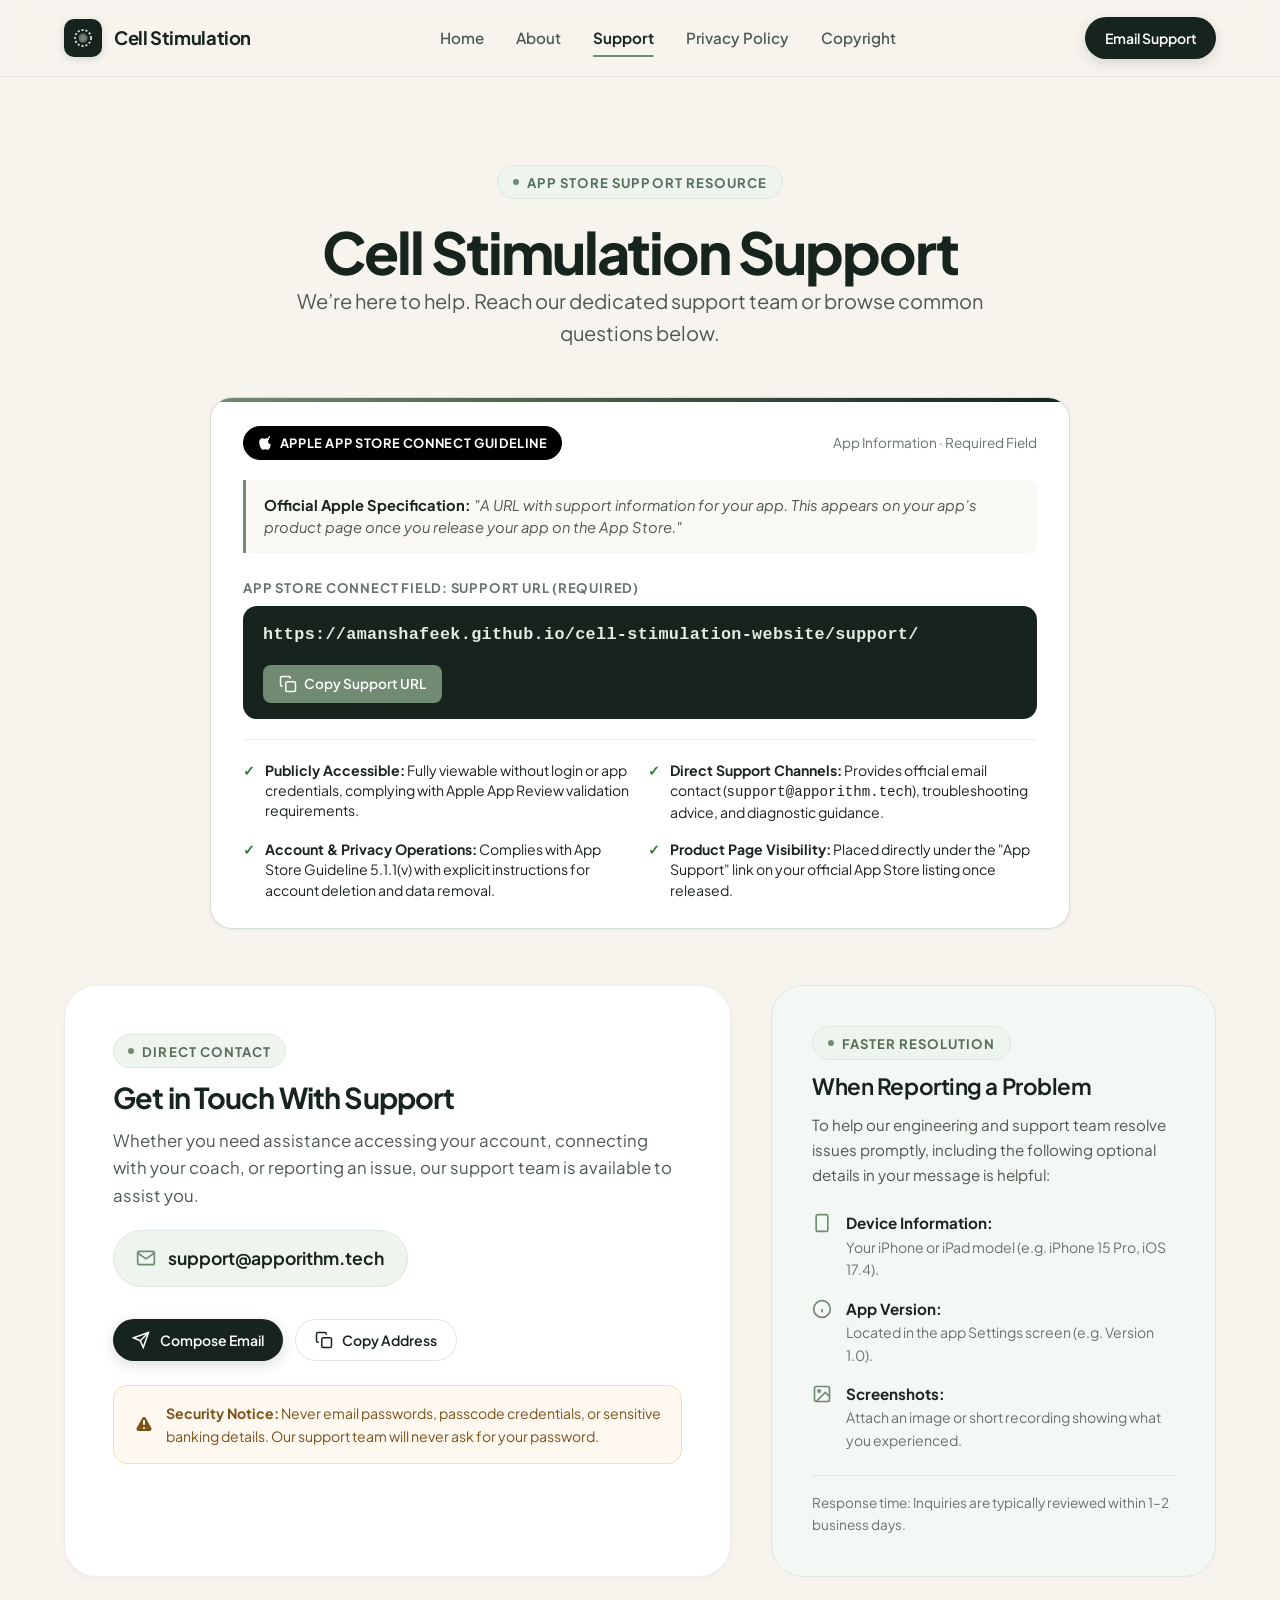
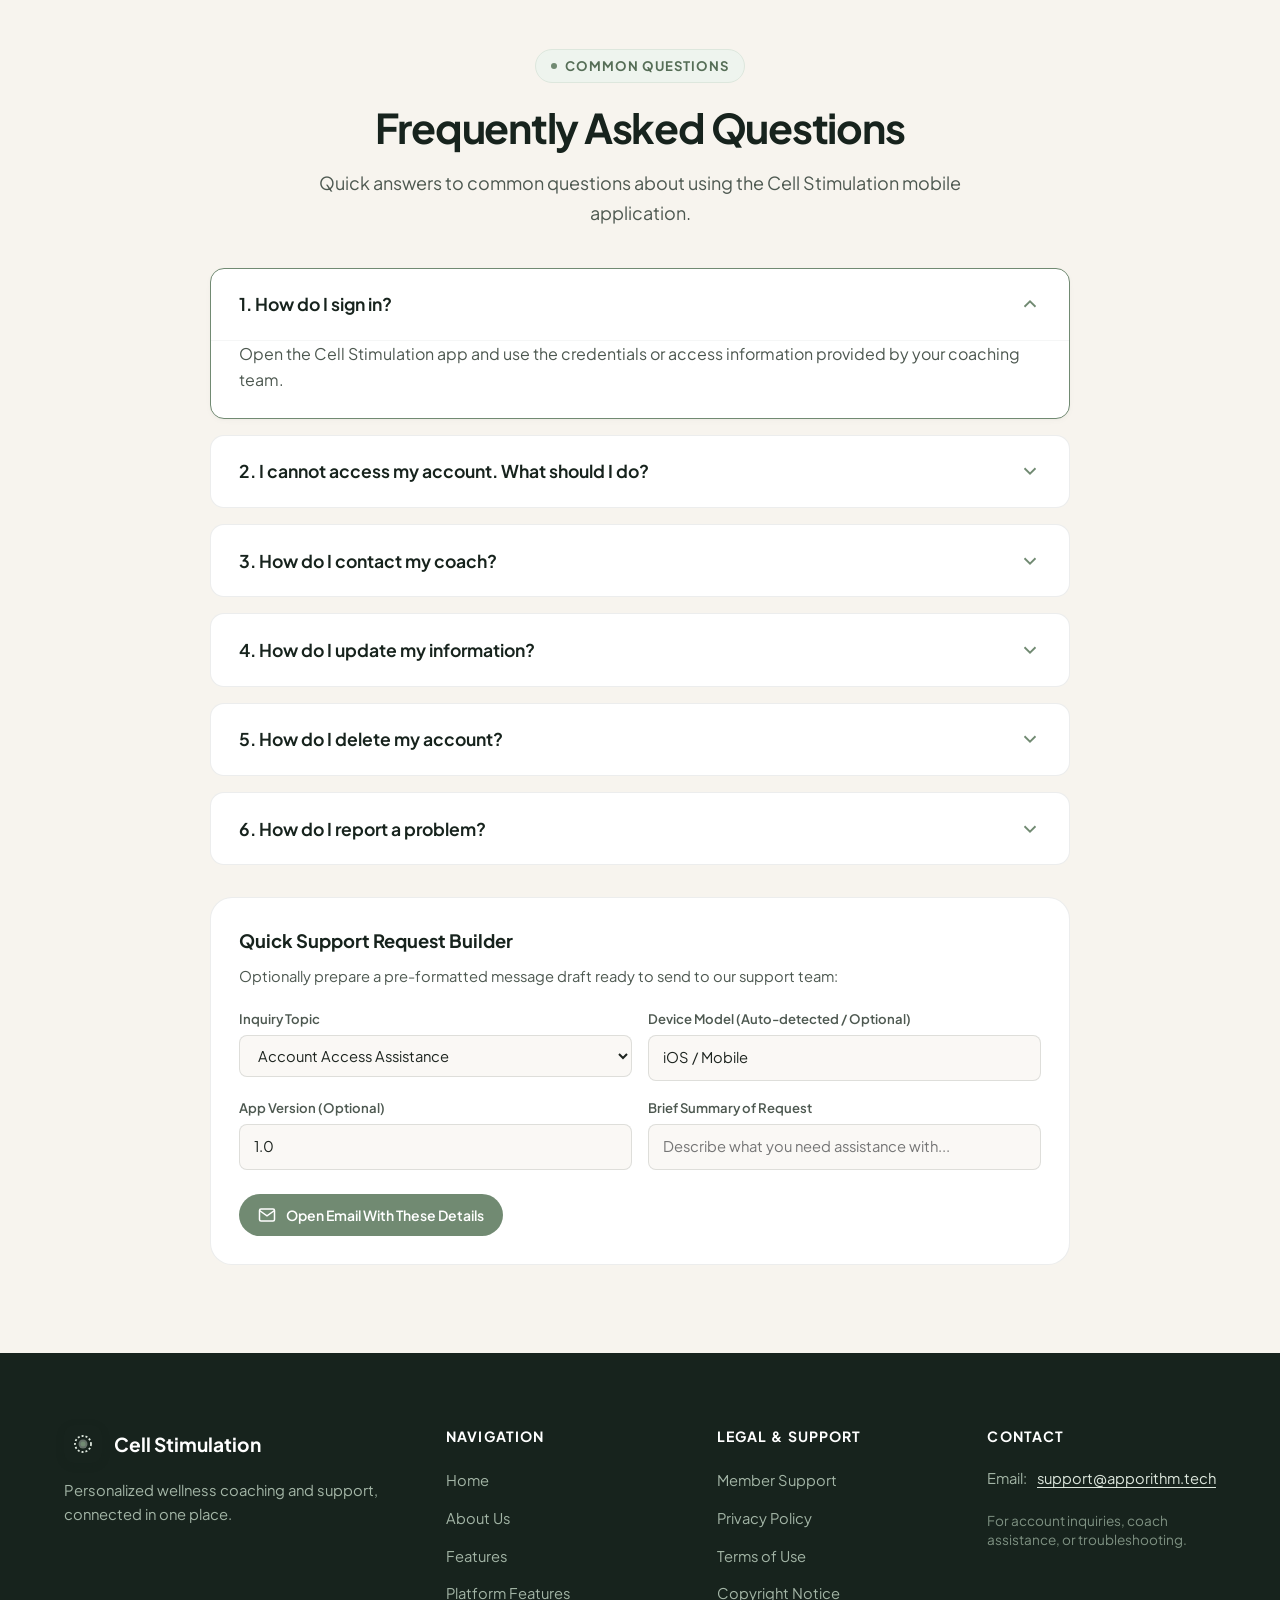
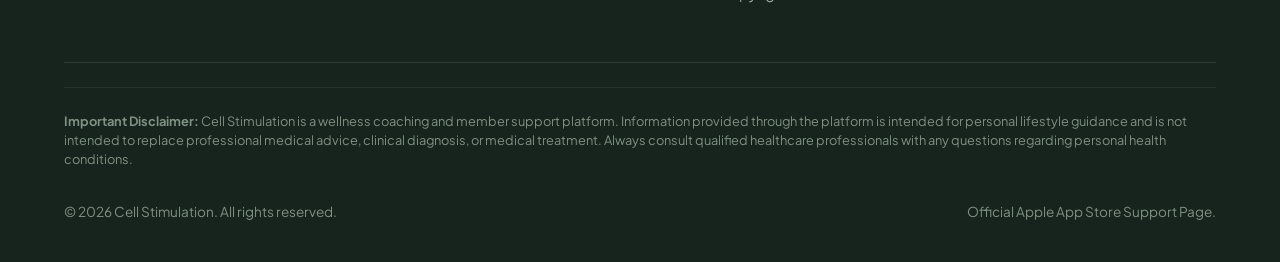
<file: support/index.html>
<!DOCTYPE html>
<html lang="en">
<head>
  <meta charset="UTF-8">
  <meta name="viewport" content="width=device-width, initial-scale=1.0">
  <title>Support & Help Center — Cell Stimulation</title>
  <meta name="description" content="Official Apple App Store support page for the Cell Stimulation mobile application. Find help with account access, messaging your coach, troubleshooting, and direct support.">
  
  <!-- Open Graph -->
  <meta property="og:type" content="website">
  <meta property="og:title" content="Cell Stimulation Support & Help Center">
  <meta property="og:description" content="Official Support page for Cell Stimulation. Contact support, review FAQs, and get assistance with your account.">
  <meta property="og:image" content="../assets/images/favicon.svg">
  
  <!-- Favicon -->
  <link rel="icon" type="image/svg+xml" href="../assets/images/favicon.svg">
  
  <!-- Google Fonts: Plus Jakarta Sans -->
  <link rel="preconnect" href="https://fonts.googleapis.com">
  <link rel="preconnect" href="https://fonts.gstatic.com" crossorigin>
  <link href="https://fonts.googleapis.com/css2?family=Plus+Jakarta+Sans:wght@400;500;600;700;800&display=swap" rel="stylesheet">
  
  <!-- Stylesheet -->
  <link rel="stylesheet" href="../assets/css/main.css">
</head>
<body>

  <!-- =========================================================================
       SITE HEADER & NAVIGATION
       ========================================================================= -->
  <header class="site-header">
    <div class="container">
      <nav class="nav-container" aria-label="Main Navigation">
        <a href="../" class="site-logo" aria-label="Cell Stimulation Home">
          <div class="logo-symbol">
            <svg viewBox="0 0 24 24" fill="none">
              <circle cx="12" cy="12" r="8" stroke="#DDE7DD" stroke-width="1.8" stroke-dasharray="2 2"/>
              <circle cx="12" cy="12" r="4.5" fill="#DDE7DD" fill-opacity="0.4"/>
              <circle cx="12" cy="12" r="2.5" fill="#718A72"/>
            </svg>
          </div>
          <span>Cell Stimulation</span>
        </a>

        <div class="nav-links">
          <a href="../" class="nav-link">Home</a>
          <a href="../about/" class="nav-link">About</a>
          <a href="./" class="nav-link active" aria-current="page">Support</a>
          <a href="../privacy-policy/" class="nav-link">Privacy Policy</a>
          <a href="../copyright/" class="nav-link">Copyright</a>
        </div>

        <div class="nav-actions">
          <a href="mailto:support@apporithm.tech" class="btn btn-primary btn-sm">Email Support</a>
          <button class="mobile-toggle" aria-label="Toggle Navigation Menu" aria-expanded="false">
            <span class="hamburger-icon">
              <span class="hamburger-line"></span>
              <span class="hamburger-line"></span>
              <span class="hamburger-line"></span>
            </span>
          </button>
        </div>
      </nav>
    </div>

    <!-- Mobile Drawer Menu -->
    <div class="mobile-drawer" role="region" aria-label="Mobile Navigation">
      <a href="../" class="mobile-nav-link">Home</a>
      <a href="../about/" class="mobile-nav-link">About</a>
      <a href="./" class="mobile-nav-link active">Support</a>
      <a href="../privacy-policy/" class="mobile-nav-link">Privacy Policy</a>
      <a href="../terms/" class="mobile-nav-link">Terms of Use</a>
      <a href="../copyright/" class="mobile-nav-link">Copyright Notice</a>
      <a href="mailto:support@apporithm.tech" class="btn btn-primary" style="margin-top: 0.5rem;">
        Email Support
      </a>
    </div>
  </header>

  <!-- =========================================================================
       SUPPORT HEADER & CONTACT CHANNELS
       ========================================================================= -->
  <main class="section section-cream">
    <div class="container">
      <div class="support-header-box">
        <div class="eyebrow">
          <span class="eyebrow-dot"></span>
          App Store Support Resource
        </div>
        <h1>Cell Stimulation Support</h1>
        <p class="lead-text">
          We’re here to help. Reach our dedicated support team or browse common questions below.
        </p>
      </div>

      <!-- =====================================================================
           APPLE APP STORE CONNECT SPECIFICATION CALLOUT (Support URL)
           ===================================================================== -->
      <section class="appstore-spec-card" style="max-width: 860px; margin: 0 auto 3.5rem auto;">
        <div class="spec-header">
          <span class="spec-badge spec-badge-apple">
            <svg viewBox="0 0 170 170" fill="currentColor">
              <path d="M150.37 130.25c-2.45 5.66-5.35 10.87-8.71 15.66-4.58 6.53-8.33 11.05-11.22 13.56-4.48 4.12-9.28 6.23-14.42 6.35-3.69 0-8.14-1.05-13.32-3.18-5.19-2.12-9.97-3.17-14.34-3.17-4.58 0-9.49 1.05-14.75 3.17-5.26 2.13-9.5 3.24-12.74 3.35-4.35.13-9.16-1.9-14.42-6.08-3.7-3.04-7.6-7.77-11.7-14.19-6.3-9.9-11.22-21.05-14.75-33.45-3.53-12.4-5.3-24.13-5.3-35.18 0-14.15 3.53-26.04 10.59-35.66 7.06-9.63 15.93-14.54 26.62-14.75 4.35 0 9.4 1.15 15.15 3.44 5.75 2.3 9.8 3.5 12.16 3.6 2.01 0 6.2-1.3 12.57-3.9 6.37-2.6 11.83-3.73 16.37-3.4 12.22.95 21.84 5.76 28.86 14.42-10.74 6.54-15.95 15.63-15.63 27.27.32 9.04 3.82 16.63 10.5 22.75 6.68 6.13 14.57 9.59 23.68 10.39-2.22 6.74-4.87 13.59-7.95 20.55zM119.22 31.84c0-7.1 2.58-13.79 7.74-20.08 5.16-6.28 11.66-10.42 19.5-12.42.33 1.3.49 2.5.49 3.6 0 7.1-2.69 13.9-8.07 20.4-5.38 6.5-11.88 10.33-19.5 11.5-.11-1-.16-2-.16-3z"/>
            </svg>
            Apple App Store Connect Guideline
          </span>
          <span style="font-size: 0.85rem; color: var(--text-muted);">App Information · Required Field</span>
        </div>

        <div class="spec-official-quote">
          <strong>Official Apple Specification:</strong> "A URL with support information for your app. This appears on your app’s product page once you release your app on the App Store."
        </div>

        <div class="spec-field-label">App Store Connect Field: Support URL (Required)</div>
        <div class="spec-code-box">
          <span class="spec-code-text" id="appstore-support-url-value">https://amanshafeek.github.io/cell-stimulation-website/support/</span>
          <button type="button" class="spec-copy-btn" data-copy-text="https://amanshafeek.github.io/cell-stimulation-website/support/" aria-label="Copy Support URL for App Store Connect">
            <svg class="btn-icon" viewBox="0 0 24 24" fill="none" stroke="currentColor" stroke-width="2">
              <rect x="9" y="9" width="13" height="13" rx="2" ry="2"></rect>
              <path d="M5 15H4a2 2 0 0 1-2-2V4a2 2 0 0 1 2-2h9a2 2 0 0 1 2 2v1"></path>
            </svg>
            Copy Support URL
          </button>
        </div>

        <div class="spec-dos-donts">
          <div class="spec-rule-item">
            <span class="spec-icon-pass">✓</span>
            <div>
              <strong>Publicly Accessible:</strong> Fully viewable without login or app credentials, complying with Apple App Review validation requirements.
            </div>
          </div>

          <div class="spec-rule-item">
            <span class="spec-icon-pass">✓</span>
            <div>
              <strong>Direct Support Channels:</strong> Provides official email contact (<code>support@apporithm.tech</code>), troubleshooting advice, and diagnostic guidance.
            </div>
          </div>

          <div class="spec-rule-item">
            <span class="spec-icon-pass">✓</span>
            <div>
              <strong>Account & Privacy Operations:</strong> Complies with App Store Guideline 5.1.1(v) with explicit instructions for account deletion and data removal.
            </div>
          </div>

          <div class="spec-rule-item">
            <span class="spec-icon-pass">✓</span>
            <div>
              <strong>Product Page Visibility:</strong> Placed directly under the "App Support" link on your official App Store listing once released.
            </div>
          </div>
        </div>
      </section>

      <!-- Support Channels Grid -->
      <div class="support-channels-grid">
        <!-- Card 1: Direct Support Email -->
        <div class="support-primary-card">
          <div class="eyebrow" style="margin-bottom: 0.75rem;">
            <span class="eyebrow-dot"></span>
            Direct Contact
          </div>
          <h2 style="font-size: 1.8rem; margin-bottom: 0.75rem;">Get in Touch With Support</h2>
          <p>
            Whether you need assistance accessing your account, connecting with your coach, or reporting an issue, our support team is available to assist you.
          </p>

          <div class="support-email-pill">
            <svg style="width: 20px; height: 20px; color: var(--sage);" viewBox="0 0 24 24" fill="none" stroke="currentColor" stroke-width="2">
              <path d="M4 4h16c1.1 0 2 .9 2 2v12c0 1.1-.9 2-2 2H4c-1.1 0-2-.9-2-2V6c0-1.1.9-2 2-2z"></path>
              <polyline points="22,6 12,13 2,6"></polyline>
            </svg>
            <a href="mailto:support@apporithm.tech" class="support-email-link">support@apporithm.tech</a>
          </div>

          <div style="display: flex; gap: 0.75rem; flex-wrap: wrap;">
            <a href="mailto:support@apporithm.tech" class="btn btn-primary btn-sm">
              <svg class="btn-icon" viewBox="0 0 24 24" fill="none" stroke="currentColor" stroke-width="2">
                <line x1="22" y1="2" x2="11" y2="13"></line>
                <polygon points="22 2 15 22 11 13 2 9 22 2"></polygon>
              </svg>
              Compose Email
            </a>
            <button class="btn btn-secondary btn-sm copy-email-btn" data-email="support@apporithm.tech" aria-label="Copy support email address">
              <svg class="btn-icon" viewBox="0 0 24 24" fill="none" stroke="currentColor" stroke-width="2">
                <rect x="9" y="9" width="13" height="13" rx="2" ry="2"></rect>
                <path d="M5 15H4a2 2 0 0 1-2-2V4a2 2 0 0 1 2-2h9a2 2 0 0 1 2 2v1"></path>
              </svg>
              Copy Address
            </button>
          </div>

          <!-- Security Caution -->
          <div class="security-warning-card">
            <svg style="width: 20px; height: 20px; flex-shrink: 0;" viewBox="0 0 20 20" fill="currentColor">
              <path fill-rule="evenodd" d="M8.257 3.099c.765-1.36 2.722-1.36 3.486 0l5.58 9.92c.75 1.334-.213 2.98-1.742 2.98H4.42c-1.53 0-2.493-1.646-1.743-2.98l5.58-9.92zM11 13a1 1 0 11-2 0 1 1 0 012 0zm-1-8a1 1 0 00-1 1v3a1 1 0 002 0V6a1 1 0 00-1-1z" clip-rule="evenodd"/>
            </svg>
            <div>
              <strong>Security Notice:</strong> Never email passwords, passcode credentials, or sensitive banking details. Our support team will never ask for your password.
            </div>
          </div>
        </div>

        <!-- Card 2: Helpful Troubleshooting Information -->
        <div class="support-guide-card">
          <div>
            <div class="eyebrow" style="margin-bottom: 0.75rem;">
              <span class="eyebrow-dot"></span>
              Faster Resolution
            </div>
            <h3 style="font-size: 1.4rem; margin-bottom: 0.75rem;">When Reporting a Problem</h3>
            <p style="font-size: 0.95rem;">
              To help our engineering and support team resolve issues promptly, including the following optional details in your message is helpful:
            </p>

            <div class="support-guide-list">
              <div class="guide-item">
                <svg class="guide-icon" viewBox="0 0 24 24" fill="none" stroke="currentColor" stroke-width="2">
                  <rect x="5" y="2" width="14" height="20" rx="2" ry="2"></rect>
                  <line x1="12" y1="18" x2="12.01" y2="18"></line>
                </svg>
                <div>
                  <strong>Device Information:</strong>
                  <div style="font-size: 0.88rem; color: var(--text-muted);">Your iPhone or iPad model (e.g. iPhone 15 Pro, iOS 17.4).</div>
                </div>
              </div>

              <div class="guide-item">
                <svg class="guide-icon" viewBox="0 0 24 24" fill="none" stroke="currentColor" stroke-width="2">
                  <circle cx="12" cy="12" r="10"></circle>
                  <line x1="12" y1="16" x2="12" y2="12"></line>
                  <line x1="12" y1="8" x2="12.01" y2="8"></line>
                </svg>
                <div>
                  <strong>App Version:</strong>
                  <div style="font-size: 0.88rem; color: var(--text-muted);">Located in the app Settings screen (e.g. Version 1.0).</div>
                </div>
              </div>

              <div class="guide-item">
                <svg class="guide-icon" viewBox="0 0 24 24" fill="none" stroke="currentColor" stroke-width="2">
                  <rect x="3" y="3" width="18" height="18" rx="2" ry="2"></rect>
                  <circle cx="8.5" cy="8.5" r="1.5"></circle>
                  <polyline points="21 15 16 10 5 21"></polyline>
                </svg>
                <div>
                  <strong>Screenshots:</strong>
                  <div style="font-size: 0.88rem; color: var(--text-muted);">Attach an image or short recording showing what you experienced.</div>
                </div>
              </div>
            </div>
          </div>

          <div style="font-size: 0.85rem; color: var(--text-muted); border-top: 1px solid var(--soft-sage); padding-top: 1rem;">
            Response time: Inquiries are typically reviewed within 1–2 business days.
          </div>
        </div>
      </div>

      <!-- =====================================================================
           FREQUENTLY ASKED QUESTIONS (Accordion)
           ===================================================================== -->
      <div class="faq-section">
        <div class="section-header" style="margin-bottom: 2.5rem;">
          <div class="eyebrow">
            <span class="eyebrow-dot"></span>
            Common Questions
          </div>
          <h2>Frequently Asked Questions</h2>
          <p>Quick answers to common questions about using the Cell Stimulation mobile application.</p>
        </div>

        <div class="faq-list">
          <!-- FAQ 1 -->
          <div class="faq-item open">
            <button class="faq-question" aria-expanded="true">
              <span>1. How do I sign in?</span>
              <svg class="faq-toggle-icon" viewBox="0 0 24 24" fill="none" stroke="currentColor" stroke-width="2">
                <polyline points="6 9 12 15 18 9"></polyline>
              </svg>
            </button>
            <div class="faq-answer">
              Open the Cell Stimulation app and use the credentials or access information provided by your coaching team.
            </div>
          </div>

          <!-- FAQ 2 -->
          <div class="faq-item">
            <button class="faq-question" aria-expanded="false">
              <span>2. I cannot access my account. What should I do?</span>
              <svg class="faq-toggle-icon" viewBox="0 0 24 24" fill="none" stroke="currentColor" stroke-width="2">
                <polyline points="6 9 12 15 18 9"></polyline>
              </svg>
            </button>
            <div class="faq-answer">
              Contact your coaching team or our support team using the email address above (<a href="mailto:support@apporithm.tech" class="support-email-link" style="color:var(--sage-dark); text-decoration:underline;">support@apporithm.tech</a>).
            </div>
          </div>

          <!-- FAQ 3 -->
          <div class="faq-item">
            <button class="faq-question" aria-expanded="false">
              <span>3. How do I contact my coach?</span>
              <svg class="faq-toggle-icon" viewBox="0 0 24 24" fill="none" stroke="currentColor" stroke-width="2">
                <polyline points="6 9 12 15 18 9"></polyline>
              </svg>
            </button>
            <div class="faq-answer">
              Use the messaging functionality available inside the Cell Stimulation app.
            </div>
          </div>

          <!-- FAQ 4 -->
          <div class="faq-item">
            <button class="faq-question" aria-expanded="false">
              <span>4. How do I update my information?</span>
              <svg class="faq-toggle-icon" viewBox="0 0 24 24" fill="none" stroke="currentColor" stroke-width="2">
                <polyline points="6 9 12 15 18 9"></polyline>
              </svg>
            </button>
            <div class="faq-answer">
              Contact your coaching team or support team if you need assistance updating account information.
            </div>
          </div>

          <!-- FAQ 5 -->
          <div class="faq-item">
            <button class="faq-question" aria-expanded="false">
              <span>5. How do I delete my account?</span>
              <svg class="faq-toggle-icon" viewBox="0 0 24 24" fill="none" stroke="currentColor" stroke-width="2">
                <polyline points="6 9 12 15 18 9"></polyline>
              </svg>
            </button>
            <div class="faq-answer">
              Contact support using the support email address and request account deletion. Additional verification may be required before the request is processed. Once verified, all associated personal data and journal entries will be permanently removed in accordance with our <a href="../privacy-policy/#deletion" style="color:var(--sage-dark); text-decoration:underline;">Privacy Policy</a>.
            </div>
          </div>

          <!-- FAQ 6 -->
          <div class="faq-item">
            <button class="faq-question" aria-expanded="false">
              <span>6. How do I report a problem?</span>
              <svg class="faq-toggle-icon" viewBox="0 0 24 24" fill="none" stroke="currentColor" stroke-width="2">
                <polyline points="6 9 12 15 18 9"></polyline>
              </svg>
            </button>
            <div class="faq-answer">
              Email support with a description of the issue and, where possible, the device model and app version.
            </div>
          </div>
        </div>

        <!-- Optional Interactive Email Draft Generator Helper -->
        <div class="email-generator-box">
          <div style="font-size: 1.15rem; font-weight: 700; margin-bottom: 0.5rem; color: var(--primary-dark);">
            Quick Support Request Builder
          </div>
          <p style="font-size: 0.92rem; color: var(--text-secondary); margin-bottom: 1.25rem;">
            Optionally prepare a pre-formatted message draft ready to send to our support team:
          </p>

          <form id="support-helper-form" onsubmit="return false;">
            <div class="email-gen-row">
              <div class="email-gen-field">
                <label for="support-category-select">Inquiry Topic</label>
                <select id="support-category-select" class="email-gen-input">
                  <option value="Account Access Assistance">Account Access Assistance</option>
                  <option value="Messaging or Coach Connection">Messaging or Coach Connection</option>
                  <option value="Check-In or Progress Question">Check-In or Progress Question</option>
                  <option value="Account Deletion Request">Account Deletion Request</option>
                  <option value="Bug or Technical Problem Report">Bug or Technical Problem Report</option>
                  <option value="General Question">General Question</option>
                </select>
              </div>

              <div class="email-gen-field">
                <label for="support-device-input">Device Model (Auto-detected / Optional)</label>
                <input type="text" id="support-device-input" class="email-gen-input" placeholder="e.g. iPhone 15 Pro, iOS 17.5">
              </div>
            </div>

            <div class="email-gen-row">
              <div class="email-gen-field">
                <label for="support-version-input">App Version (Optional)</label>
                <input type="text" id="support-version-input" class="email-gen-input" value="1.0">
              </div>
              <div class="email-gen-field">
                <label for="support-notes-input">Brief Summary of Request</label>
                <input type="text" id="support-notes-input" class="email-gen-input" placeholder="Describe what you need assistance with...">
              </div>
            </div>

            <button type="button" id="generate-email-btn" class="btn btn-sage btn-sm" style="margin-top: 0.5rem;">
              <svg class="btn-icon" viewBox="0 0 24 24" fill="none" stroke="currentColor" stroke-width="2">
                <path d="M4 4h16c1.1 0 2 .9 2 2v12c0 1.1-.9 2-2 2H4c-1.1 0-2-.9-2-2V6c0-1.1.9-2 2-2z"></path>
                <polyline points="22,6 12,13 2,6"></polyline>
              </svg>
              Open Email With These Details
            </button>
          </form>
        </div>
      </div>
    </div>
  </main>

  <!-- =========================================================================
       FOOTER
       ========================================================================= -->
  <footer class="site-footer">
    <div class="container">
      <div class="footer-top">
        <div class="footer-brand">
          <div class="footer-logo">
            <div class="logo-symbol">
              <svg viewBox="0 0 24 24" fill="none">
                <circle cx="12" cy="12" r="8" stroke="#DDE7DD" stroke-width="1.8" stroke-dasharray="2 2"/>
                <circle cx="12" cy="12" r="4.5" fill="#DDE7DD" fill-opacity="0.4"/>
                <circle cx="12" cy="12" r="2.5" fill="#718A72"/>
              </svg>
            </div>
            <span>Cell Stimulation</span>
          </div>
          <p class="footer-desc">
            Personalized wellness coaching and support, connected in one place.
          </p>
        </div>

        <div>
          <div class="footer-heading">Navigation</div>
          <ul class="footer-links">
            <li><a href="../" class="footer-link">Home</a></li>
            <li><a href="../about/" class="footer-link">About Us</a></li>
            <li><a href="../#features" class="footer-link">Features</a></li>
            <li><a href="../#features" class="footer-link">Platform Features</a></li>
          </ul>
        </div>

        <div>
          <div class="footer-heading">Legal & Support</div>
          <ul class="footer-links">
            <li><a href="./" class="footer-link">Member Support</a></li>
            <li><a href="../privacy-policy/" class="footer-link">Privacy Policy</a></li>
            <li><a href="../terms/" class="footer-link">Terms of Use</a></li>
            <li><a href="../copyright/" class="footer-link">Copyright Notice</a></li>
          </ul>
        </div>

        <div>
          <div class="footer-heading">Contact</div>
          <div class="footer-links">
            <div class="footer-contact-item">
              <span>Email:</span>
              <a href="mailto:support@apporithm.tech" class="support-email-link">support@apporithm.tech</a>
            </div>
            <p style="font-size: 0.85rem; color: #7E9182; margin-top: 0.5rem; line-height: 1.4;">
              For account inquiries, coach assistance, or troubleshooting.
            </p>
          </div>
        </div>
      </div>

      <div class="medical-disclaimer-footer">
        <strong>Important Disclaimer:</strong> Cell Stimulation is a wellness coaching and member support platform. Information provided through the platform is intended for personal lifestyle guidance and is not intended to replace professional medical advice, clinical diagnosis, or medical treatment. Always consult qualified healthcare professionals with any questions regarding personal health conditions.
      </div>

      <div class="footer-bottom">
        <div>© <span class="current-year">2026</span> Cell Stimulation. All rights reserved.</div>
        <div>Official Apple App Store Support Page.</div>
      </div>
    </div>
  </footer>

  <script src="../assets/js/main.js"></script>
</body>
</html>
</file>
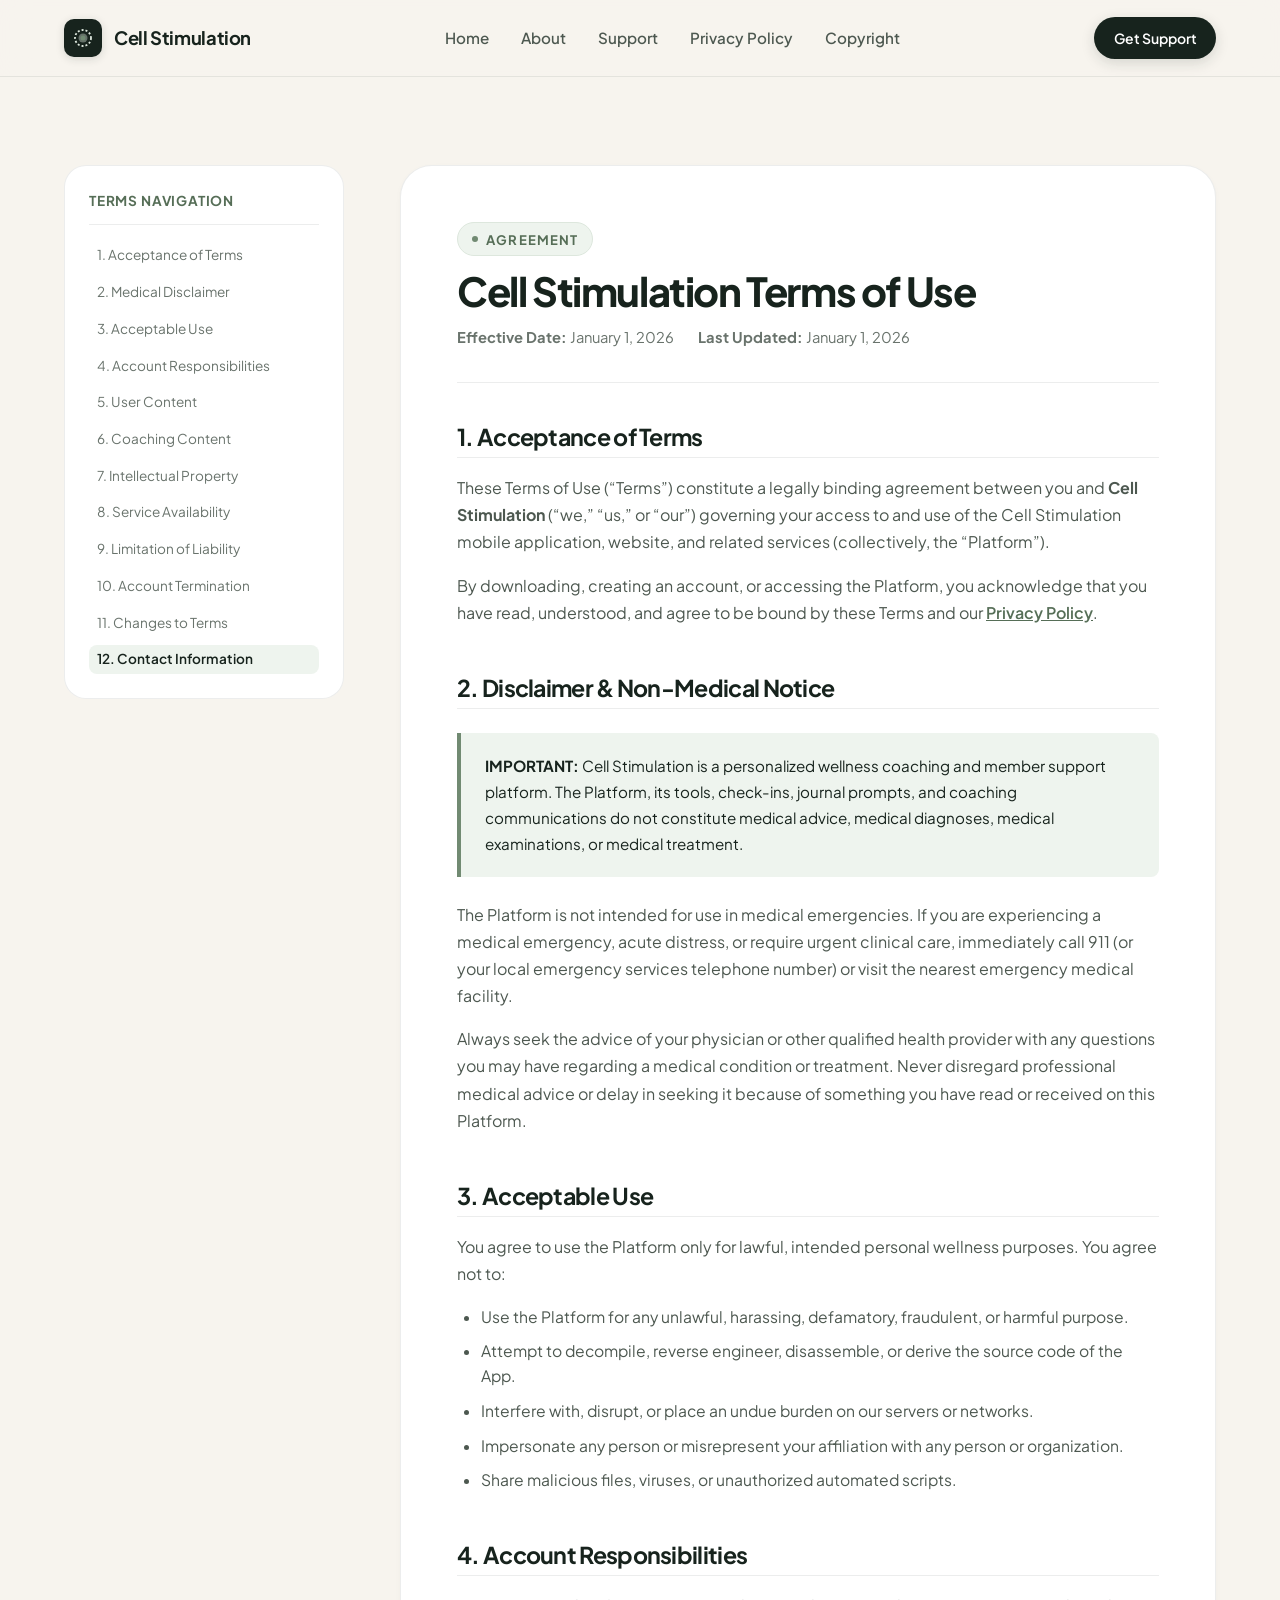
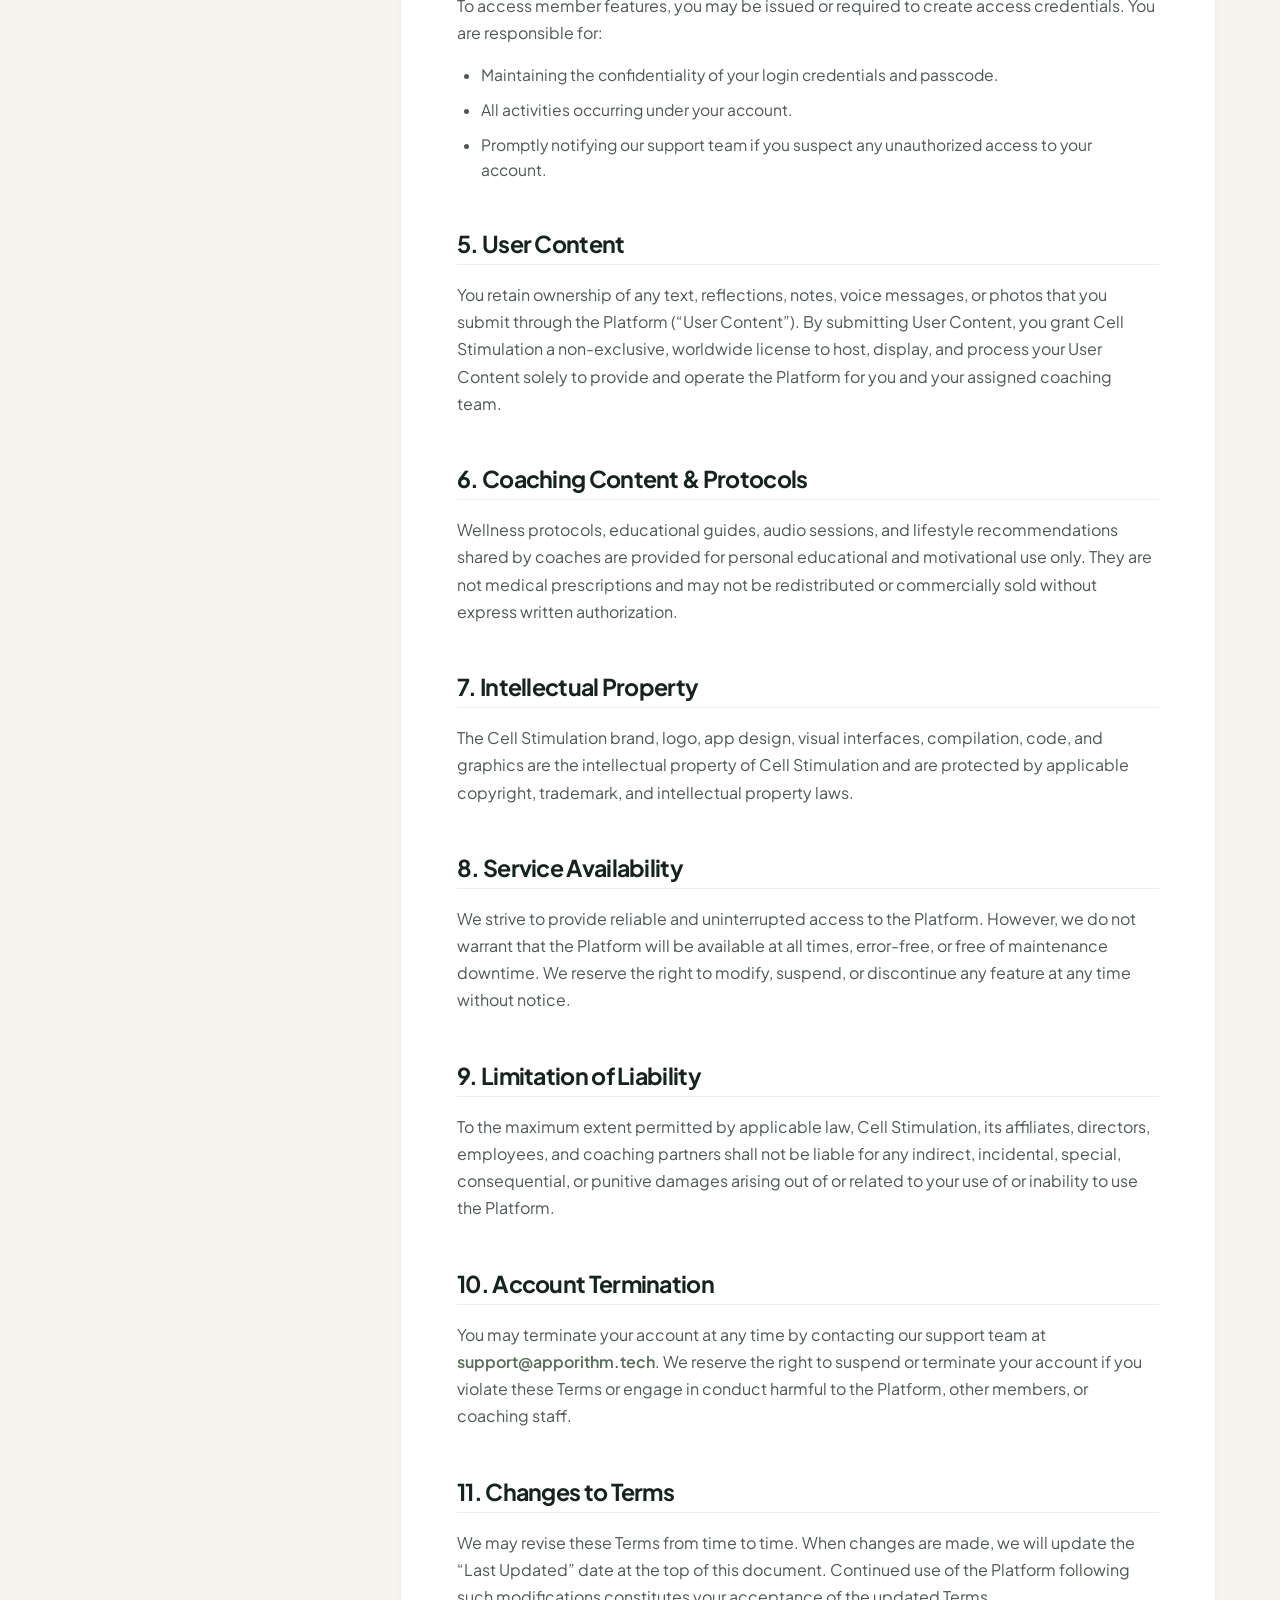
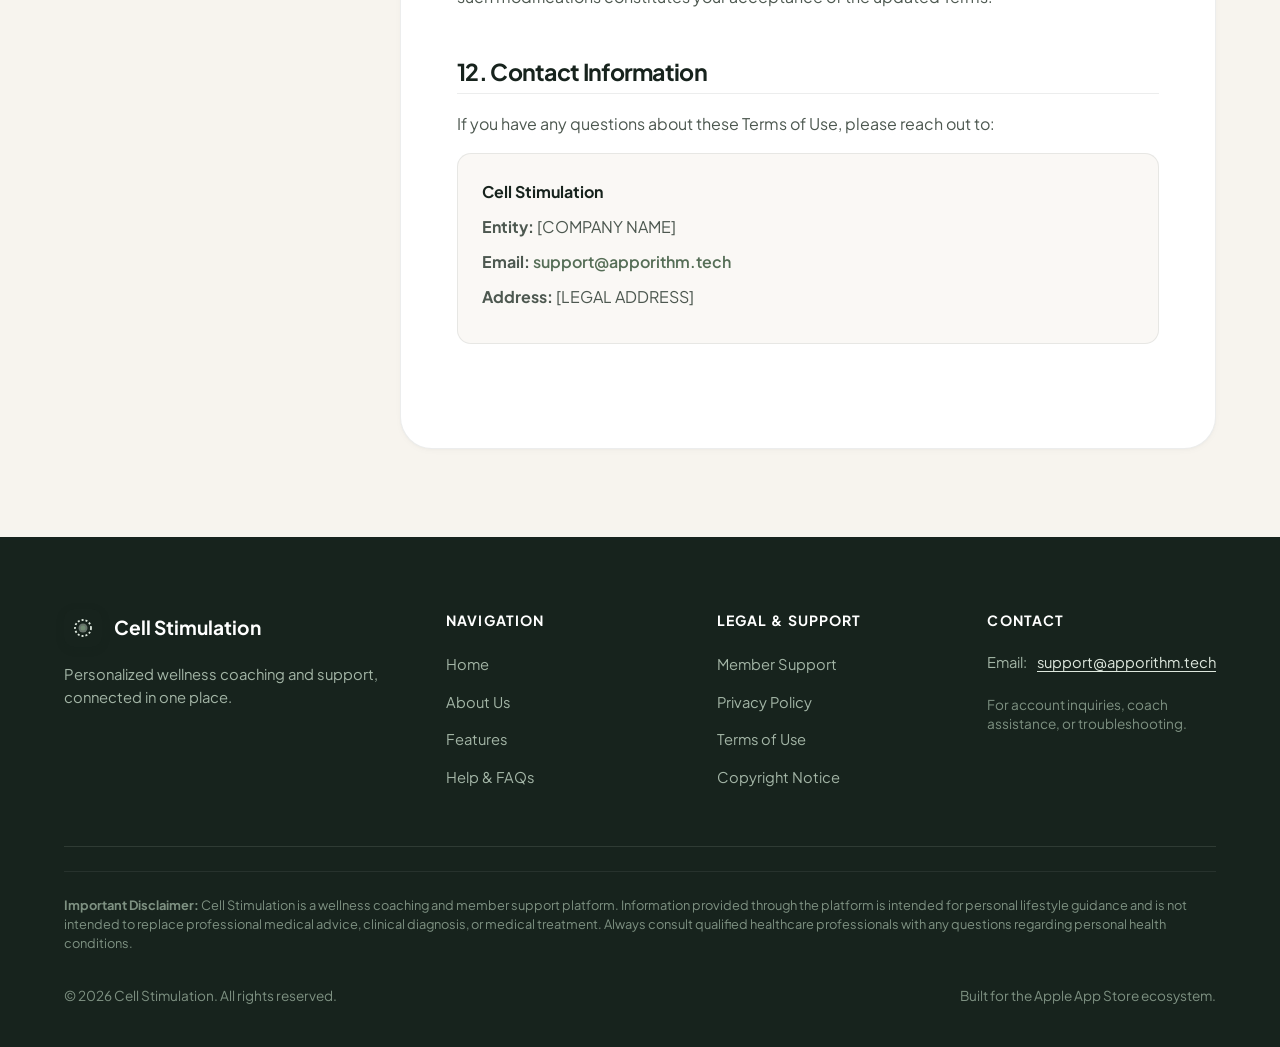
<file: terms/index.html>
<!DOCTYPE html>
<html lang="en">
<head>
  <meta charset="UTF-8">
  <meta name="viewport" content="width=device-width, initial-scale=1.0">
  <title>Terms of Use — Cell Stimulation</title>
  <meta name="description" content="Terms of Use for the Cell Stimulation mobile application and wellness coaching platform.">
  
  <!-- Open Graph -->
  <meta property="og:type" content="article">
  <meta property="og:title" content="Cell Stimulation — Terms of Use">
  <meta property="og:description" content="Read the terms governing the use of the Cell Stimulation mobile platform and coaching services.">
  <meta property="og:image" content="../assets/images/favicon.svg">
  
  <!-- Favicon -->
  <link rel="icon" type="image/svg+xml" href="../assets/images/favicon.svg">
  
  <!-- Google Fonts: Plus Jakarta Sans -->
  <link rel="preconnect" href="https://fonts.googleapis.com">
  <link rel="preconnect" href="https://fonts.gstatic.com" crossorigin>
  <link href="https://fonts.googleapis.com/css2?family=Plus+Jakarta+Sans:wght@400;500;600;700;800&display=swap" rel="stylesheet">
  
  <!-- Stylesheet -->
  <link rel="stylesheet" href="../assets/css/main.css">
</head>
<body>

  <!-- =========================================================================
       SITE HEADER & NAVIGATION
       ========================================================================= -->
  <header class="site-header">
    <div class="container">
      <nav class="nav-container" aria-label="Main Navigation">
        <a href="../" class="site-logo" aria-label="Cell Stimulation Home">
          <div class="logo-symbol">
            <svg viewBox="0 0 24 24" fill="none">
              <circle cx="12" cy="12" r="8" stroke="#DDE7DD" stroke-width="1.8" stroke-dasharray="2 2"/>
              <circle cx="12" cy="12" r="4.5" fill="#DDE7DD" fill-opacity="0.4"/>
              <circle cx="12" cy="12" r="2.5" fill="#718A72"/>
            </svg>
          </div>
          <span>Cell Stimulation</span>
        </a>

        <div class="nav-links">
          <a href="../" class="nav-link">Home</a>
          <a href="../about/" class="nav-link">About</a>
          <a href="../support/" class="nav-link">Support</a>
          <a href="../privacy-policy/" class="nav-link">Privacy Policy</a>
          <a href="../copyright/" class="nav-link">Copyright</a>
        </div>

        <div class="nav-actions">
          <a href="../support/" class="btn btn-primary btn-sm">Get Support</a>
          <button class="mobile-toggle" aria-label="Toggle Navigation Menu" aria-expanded="false">
            <span class="hamburger-icon">
              <span class="hamburger-line"></span>
              <span class="hamburger-line"></span>
              <span class="hamburger-line"></span>
            </span>
          </button>
        </div>
      </nav>
    </div>

    <!-- Mobile Drawer Menu -->
    <div class="mobile-drawer" role="region" aria-label="Mobile Navigation">
      <a href="../" class="mobile-nav-link">Home</a>
      <a href="../about/" class="mobile-nav-link">About</a>
      <a href="../support/" class="mobile-nav-link">Support</a>
      <a href="../privacy-policy/" class="mobile-nav-link">Privacy Policy</a>
      <a href="./" class="mobile-nav-link active">Terms of Use</a>
      <a href="../copyright/" class="mobile-nav-link">Copyright Notice</a>
      <a href="../support/" class="btn btn-primary" style="margin-top: 0.5rem;">
        Get Support
      </a>
    </div>
  </header>

  <!-- =========================================================================
       TERMS CONTENT
       ========================================================================= -->
  <main class="section section-cream" style="padding-top: 3.5rem;">
    <div class="container">
      <div class="legal-layout">

        <!-- Sidebar TOC -->
        <aside class="legal-toc-wrapper" aria-label="Table of Contents">
          <div class="legal-toc-title">Terms Navigation</div>
          <nav class="legal-toc-list">
            <a href="#acceptance" class="legal-toc-link">1. Acceptance of Terms</a>
            <a href="#disclaimer" class="legal-toc-link">2. Medical Disclaimer</a>
            <a href="#acceptable-use" class="legal-toc-link">3. Acceptable Use</a>
            <a href="#account" class="legal-toc-link">4. Account Responsibilities</a>
            <a href="#user-content" class="legal-toc-link">5. User Content</a>
            <a href="#coaching-content" class="legal-toc-link">6. Coaching Content</a>
            <a href="#ip" class="legal-toc-link">7. Intellectual Property</a>
            <a href="#availability" class="legal-toc-link">8. Service Availability</a>
            <a href="#limitation" class="legal-toc-link">9. Limitation of Liability</a>
            <a href="#termination" class="legal-toc-link">10. Account Termination</a>
            <a href="#changes" class="legal-toc-link">11. Changes to Terms</a>
            <a href="#contact" class="legal-toc-link">12. Contact Information</a>
          </nav>
        </aside>

        <!-- Terms Body -->
        <article class="legal-article">
          <div class="legal-header">
            <div class="eyebrow" style="margin-bottom: 0.75rem;">
              <span class="eyebrow-dot"></span>
              Agreement
            </div>
            <h1>Cell Stimulation Terms of Use</h1>
            <div class="legal-meta">
              <span><strong>Effective Date:</strong> January 1, 2026</span>
              <span><strong>Last Updated:</strong> January 1, 2026</span>
            </div>
          </div>

          <!-- Section 1 -->
          <section id="acceptance" class="legal-section-block">
            <h2>1. Acceptance of Terms</h2>
            <p>
              These Terms of Use (“Terms”) constitute a legally binding agreement between you and <strong>Cell Stimulation</strong> (“we,” “us,” or “our”) governing your access to and use of the Cell Stimulation mobile application, website, and related services (collectively, the “Platform”).
            </p>
            <p>
              By downloading, creating an account, or accessing the Platform, you acknowledge that you have read, understood, and agree to be bound by these Terms and our <a href="../privacy-policy/" style="color:var(--sage-dark); font-weight:600; text-decoration:underline;">Privacy Policy</a>.
            </p>
          </section>

          <!-- Section 2: Medical Disclaimer (Critical) -->
          <section id="disclaimer" class="legal-section-block">
            <h2>2. Disclaimer & Non-Medical Notice</h2>
            <div class="legal-callout">
              <p>
                <strong>IMPORTANT:</strong> Cell Stimulation is a personalized wellness coaching and member support platform. The Platform, its tools, check-ins, journal prompts, and coaching communications do not constitute medical advice, medical diagnoses, medical examinations, or medical treatment.
              </p>
            </div>
            <p>
              The Platform is not intended for use in medical emergencies. If you are experiencing a medical emergency, acute distress, or require urgent clinical care, immediately call 911 (or your local emergency services telephone number) or visit the nearest emergency medical facility.
            </p>
            <p>
              Always seek the advice of your physician or other qualified health provider with any questions you may have regarding a medical condition or treatment. Never disregard professional medical advice or delay in seeking it because of something you have read or received on this Platform.
            </p>
          </section>

          <!-- Section 3 -->
          <section id="acceptable-use" class="legal-section-block">
            <h2>3. Acceptable Use</h2>
            <p>
              You agree to use the Platform only for lawful, intended personal wellness purposes. You agree not to:
            </p>
            <ul>
              <li>Use the Platform for any unlawful, harassing, defamatory, fraudulent, or harmful purpose.</li>
              <li>Attempt to decompile, reverse engineer, disassemble, or derive the source code of the App.</li>
              <li>Interfere with, disrupt, or place an undue burden on our servers or networks.</li>
              <li>Impersonate any person or misrepresent your affiliation with any person or organization.</li>
              <li>Share malicious files, viruses, or unauthorized automated scripts.</li>
            </ul>
          </section>

          <!-- Section 4 -->
          <section id="account" class="legal-section-block">
            <h2>4. Account Responsibilities</h2>
            <p>
              To access member features, you may be issued or required to create access credentials. You are responsible for:
            </p>
            <ul>
              <li>Maintaining the confidentiality of your login credentials and passcode.</li>
              <li>All activities occurring under your account.</li>
              <li>Promptly notifying our support team if you suspect any unauthorized access to your account.</li>
            </ul>
          </section>

          <!-- Section 5 -->
          <section id="user-content" class="legal-section-block">
            <h2>5. User Content</h2>
            <p>
              You retain ownership of any text, reflections, notes, voice messages, or photos that you submit through the Platform (“User Content”). By submitting User Content, you grant Cell Stimulation a non-exclusive, worldwide license to host, display, and process your User Content solely to provide and operate the Platform for you and your assigned coaching team.
            </p>
          </section>

          <!-- Section 6 -->
          <section id="coaching-content" class="legal-section-block">
            <h2>6. Coaching Content & Protocols</h2>
            <p>
              Wellness protocols, educational guides, audio sessions, and lifestyle recommendations shared by coaches are provided for personal educational and motivational use only. They are not medical prescriptions and may not be redistributed or commercially sold without express written authorization.
            </p>
          </section>

          <!-- Section 7 -->
          <section id="ip" class="legal-section-block">
            <h2>7. Intellectual Property</h2>
            <p>
              The Cell Stimulation brand, logo, app design, visual interfaces, compilation, code, and graphics are the intellectual property of Cell Stimulation and are protected by applicable copyright, trademark, and intellectual property laws.
            </p>
          </section>

          <!-- Section 8 -->
          <section id="availability" class="legal-section-block">
            <h2>8. Service Availability</h2>
            <p>
              We strive to provide reliable and uninterrupted access to the Platform. However, we do not warrant that the Platform will be available at all times, error-free, or free of maintenance downtime. We reserve the right to modify, suspend, or discontinue any feature at any time without notice.
            </p>
          </section>

          <!-- Section 9 -->
          <section id="limitation" class="legal-section-block">
            <h2>9. Limitation of Liability</h2>
            <p>
              To the maximum extent permitted by applicable law, Cell Stimulation, its affiliates, directors, employees, and coaching partners shall not be liable for any indirect, incidental, special, consequential, or punitive damages arising out of or related to your use of or inability to use the Platform.
            </p>
          </section>

          <!-- Section 10 -->
          <section id="termination" class="legal-section-block">
            <h2>10. Account Termination</h2>
            <p>
              You may terminate your account at any time by contacting our support team at <a href="mailto:support@apporithm.tech" class="support-email-link" style="color:var(--sage-dark); font-weight:600;">support@apporithm.tech</a>. We reserve the right to suspend or terminate your account if you violate these Terms or engage in conduct harmful to the Platform, other members, or coaching staff.
            </p>
          </section>

          <!-- Section 11 -->
          <section id="changes" class="legal-section-block">
            <h2>11. Changes to Terms</h2>
            <p>
              We may revise these Terms from time to time. When changes are made, we will update the “Last Updated” date at the top of this document. Continued use of the Platform following such modifications constitutes your acceptance of the updated Terms.
            </p>
          </section>

          <!-- Section 12 -->
          <section id="contact" class="legal-section-block">
            <h2>12. Contact Information</h2>
            <p>
              If you have any questions about these Terms of Use, please reach out to:
            </p>
            <div style="background: var(--surface-subtle); border: 1px solid var(--border-subtle); border-radius: var(--radius-md); padding: 1.5rem; margin-top: 1rem;">
              <p style="margin-bottom: 0.5rem; font-weight: 700; color: var(--primary-dark);">Cell Stimulation</p>
              <p style="margin-bottom: 0.5rem;"><strong>Entity:</strong> [COMPANY NAME]</p>
              <p style="margin-bottom: 0.5rem;"><strong>Email:</strong> <a href="mailto:support@apporithm.tech" class="support-email-link" style="color:var(--sage-dark); font-weight:600;">support@apporithm.tech</a></p>
              <p style="margin-bottom: 0.5rem;"><strong>Address:</strong> [LEGAL ADDRESS]</p>
            </div>
          </section>
        </article>
      </div>
    </div>
  </main>

  <!-- =========================================================================
       FOOTER
       ========================================================================= -->
  <footer class="site-footer">
    <div class="container">
      <div class="footer-top">
        <div class="footer-brand">
          <div class="footer-logo">
            <div class="logo-symbol">
              <svg viewBox="0 0 24 24" fill="none">
                <circle cx="12" cy="12" r="8" stroke="#DDE7DD" stroke-width="1.8" stroke-dasharray="2 2"/>
                <circle cx="12" cy="12" r="4.5" fill="#DDE7DD" fill-opacity="0.4"/>
                <circle cx="12" cy="12" r="2.5" fill="#718A72"/>
              </svg>
            </div>
            <span>Cell Stimulation</span>
          </div>
          <p class="footer-desc">
            Personalized wellness coaching and support, connected in one place.
          </p>
        </div>

        <div>
          <div class="footer-heading">Navigation</div>
          <ul class="footer-links">
            <li><a href="../" class="footer-link">Home</a></li>
            <li><a href="../about/" class="footer-link">About Us</a></li>
            <li><a href="../#features" class="footer-link">Features</a></li>
            <li><a href="../support/" class="footer-link">Help & FAQs</a></li>
          </ul>
        </div>

        <div>
          <div class="footer-heading">Legal & Support</div>
          <ul class="footer-links">
            <li><a href="../support/" class="footer-link">Member Support</a></li>
            <li><a href="../privacy-policy/" class="footer-link">Privacy Policy</a></li>
            <li><a href="./" class="footer-link">Terms of Use</a></li>
            <li><a href="../copyright/" class="footer-link">Copyright Notice</a></li>
          </ul>
        </div>

        <div>
          <div class="footer-heading">Contact</div>
          <div class="footer-links">
            <div class="footer-contact-item">
              <span>Email:</span>
              <a href="mailto:support@apporithm.tech" class="support-email-link">support@apporithm.tech</a>
            </div>
            <p style="font-size: 0.85rem; color: #7E9182; margin-top: 0.5rem; line-height: 1.4;">
              For account inquiries, coach assistance, or troubleshooting.
            </p>
          </div>
        </div>
      </div>

      <div class="medical-disclaimer-footer">
        <strong>Important Disclaimer:</strong> Cell Stimulation is a wellness coaching and member support platform. Information provided through the platform is intended for personal lifestyle guidance and is not intended to replace professional medical advice, clinical diagnosis, or medical treatment. Always consult qualified healthcare professionals with any questions regarding personal health conditions.
      </div>

      <div class="footer-bottom">
        <div>© <span class="current-year">2026</span> Cell Stimulation. All rights reserved.</div>
        <div>Built for the Apple App Store ecosystem.</div>
      </div>
    </div>
  </footer>

  <script src="../assets/js/main.js"></script>
</body>
</html>
</file>
<file: assets/css/main.css>
/* ==========================================================================
   CELL STIMULATION — CORE DESIGN SYSTEM & STYLESHEET
   Aesthetic: Minimal Premium Wellness (Calm, Warm, Trustworthy, Human)
   Palette: Forest Dark, Sage, Soft Sage, Warm Cream, Ivory, Crisp White
   ========================================================================== */

/* --------------------------------------------------------------------------
   CSS VARIABLES & DESIGN TOKENS
   -------------------------------------------------------------------------- */
:root {
  /* Brand Palette */
  --primary-dark: #17231D;
  --primary-dark-rgb: 23, 35, 29;
  --sage: #718A72;
  --sage-rgb: 113, 138, 114;
  --sage-dark: #566E57;
  --sage-hover: #607961;
  --soft-sage: #DDE7DD;
  --soft-sage-subtle: #EEF4EE;
  --soft-sage-light: #F4F8F4;
  --warm-cream: #F7F4EE;
  --warm-cream-alt: #EFE9DE;
  --white: #FFFFFF;
  --white-rgb: 255, 255, 255;
  
  /* Text & Surfaces */
  --text-primary: #1D241F;
  --text-secondary: #4D5850;
  --text-muted: #69736C;
  --text-light: #8E9991;
  --surface-card: #FFFFFF;
  --surface-subtle: #FAF8F5;
  --surface-elevated: #FFFFFF;
  
  /* Borders & Shadows */
  --border-subtle: rgba(23, 35, 29, 0.08);
  --border-light: rgba(23, 35, 29, 0.12);
  --border-sage: rgba(113, 138, 114, 0.3);
  --shadow-sm: 0 2px 8px -2px rgba(23, 35, 29, 0.04), 0 1px 3px rgba(23, 35, 29, 0.02);
  --shadow-md: 0 8px 24px -4px rgba(23, 35, 29, 0.06), 0 2px 6px -1px rgba(23, 35, 29, 0.03);
  --shadow-lg: 0 20px 40px -8px rgba(23, 35, 29, 0.08), 0 4px 12px -2px rgba(23, 35, 29, 0.04);
  --shadow-phone: 0 28px 60px -12px rgba(23, 35, 29, 0.16), 0 12px 24px -6px rgba(23, 35, 29, 0.08);
  
  /* Typography */
  --font-family: 'Plus Jakarta Sans', -apple-system, BlinkMacSystemFont, 'Segoe UI', Roboto, Helvetica, Arial, sans-serif;
  --font-serif: 'Playfair Display', Georgia, serif;
  
  /* Transitions */
  --transition-fast: 0.18s cubic-bezier(0.16, 1, 0.3, 1);
  --transition-base: 0.28s cubic-bezier(0.16, 1, 0.3, 1);
  --transition-smooth: 0.4s cubic-bezier(0.16, 1, 0.3, 1);
  
  /* Layout */
  --container-max: 1200px;
  --container-legal: 860px;
  --container-pad: 1.5rem;
  --nav-height: 76px;
  --radius-sm: 8px;
  --radius-md: 14px;
  --radius-lg: 22px;
  --radius-xl: 32px;
  --radius-full: 9999px;
}

/* --------------------------------------------------------------------------
   RESET & BASE STYLES
   -------------------------------------------------------------------------- */
*, *::before, *::after {
  box-sizing: border-box;
  margin: 0;
  padding: 0;
}

html {
  font-family: var(--font-family);
  font-size: 16px;
  line-height: 1.6;
  color: var(--text-primary);
  background-color: var(--warm-cream);
  scroll-behavior: smooth;
  -webkit-font-smoothing: antialiased;
  -moz-osx-font-smoothing: grayscale;
  text-rendering: optimizeLegibility;
}

body {
  min-height: 100vh;
  display: flex;
  flex-direction: column;
  background-color: var(--warm-cream);
  overflow-x: hidden;
}

img, svg {
  display: block;
  max-width: 100%;
}

a {
  color: inherit;
  text-decoration: none;
  transition: color var(--transition-fast);
}

button, input, select, textarea {
  font: inherit;
  color: inherit;
}

ul, ol {
  list-style: none;
}

/* --------------------------------------------------------------------------
   TYPOGRAPHY
   -------------------------------------------------------------------------- */
h1, h2, h3, h4, h5, h6 {
  color: var(--primary-dark);
  font-weight: 700;
  line-height: 1.25;
  letter-spacing: -0.025em;
}

h1 {
  font-size: clamp(2.4rem, 4.5vw, 3.8rem);
  letter-spacing: -0.035em;
  font-weight: 750;
  line-height: 1.15;
}

h2 {
  font-size: clamp(1.85rem, 3.2vw, 2.6rem);
  letter-spacing: -0.03em;
  line-height: 1.2;
}

h3 {
  font-size: clamp(1.25rem, 2vw, 1.5rem);
  font-weight: 650;
  letter-spacing: -0.02em;
}

p {
  color: var(--text-secondary);
  font-size: 1.05rem;
  line-height: 1.65;
}

.lead-text {
  font-size: clamp(1.1rem, 1.8vw, 1.25rem);
  line-height: 1.6;
  color: var(--text-secondary);
}

.text-muted {
  color: var(--text-muted);
}

.eyebrow {
  display: inline-flex;
  align-items: center;
  gap: 0.5rem;
  font-size: 0.82rem;
  font-weight: 700;
  text-transform: uppercase;
  letter-spacing: 0.08em;
  color: var(--sage-dark);
  background-color: var(--soft-sage-subtle);
  border: 1px solid var(--soft-sage);
  padding: 0.35rem 0.9rem;
  border-radius: var(--radius-full);
  margin-bottom: 1.25rem;
}

.eyebrow-dot {
  width: 6px;
  height: 6px;
  border-radius: 50%;
  background-color: var(--sage);
}

/* --------------------------------------------------------------------------
   LAYOUT UTILITIES
   -------------------------------------------------------------------------- */
.container {
  width: 100%;
  max-width: var(--container-max);
  margin-left: auto;
  margin-right: auto;
  padding-left: var(--container-pad);
  padding-right: var(--container-pad);
}

.container-narrow {
  max-width: 900px;
}

.container-legal {
  max-width: var(--container-legal);
}

.section {
  padding: 5.5rem 0;
  position: relative;
}

.section-cream {
  background-color: var(--warm-cream);
}

.section-white {
  background-color: var(--white);
}

.section-subtle {
  background-color: var(--soft-sage-light);
}

.section-header {
  text-align: center;
  max-width: 720px;
  margin: 0 auto 3.5rem auto;
}

.section-header h2 {
  margin-bottom: 1rem;
}

.section-header p {
  font-size: 1.125rem;
}

/* --------------------------------------------------------------------------
   BUTTONS & BADGES
   -------------------------------------------------------------------------- */
.btn {
  display: inline-flex;
  align-items: center;
  justify-content: center;
  gap: 0.6rem;
  font-size: 0.975rem;
  font-weight: 600;
  padding: 0.8rem 1.6rem;
  border-radius: var(--radius-full);
  transition: all var(--transition-base);
  cursor: pointer;
  border: 1px solid transparent;
  white-space: nowrap;
}

.btn-primary {
  background-color: var(--primary-dark);
  color: var(--white);
  box-shadow: 0 4px 14px rgba(23, 35, 29, 0.15);
}

.btn-primary:hover {
  background-color: #24352D;
  transform: translateY(-2px);
  box-shadow: 0 6px 20px rgba(23, 35, 29, 0.22);
  color: var(--white);
}

.btn-secondary {
  background-color: transparent;
  color: var(--primary-dark);
  border: 1px solid var(--border-light);
  background-color: rgba(255, 255, 255, 0.6);
}

.btn-secondary:hover {
  background-color: var(--white);
  border-color: var(--sage);
  color: var(--primary-dark);
  transform: translateY(-2px);
  box-shadow: var(--shadow-sm);
}

.btn-sage {
  background-color: var(--sage);
  color: var(--white);
}

.btn-sage:hover {
  background-color: var(--sage-dark);
  transform: translateY(-2px);
  color: var(--white);
}

.btn-sm {
  padding: 0.55rem 1.15rem;
  font-size: 0.875rem;
}

.btn-icon {
  width: 18px;
  height: 18px;
  flex-shrink: 0;
}

/* --------------------------------------------------------------------------
   HEADER & NAVIGATION
   -------------------------------------------------------------------------- */
.site-header {
  position: sticky;
  top: 0;
  z-index: 1000;
  background-color: rgba(247, 244, 238, 0.92);
  backdrop-filter: blur(14px);
  -webkit-backdrop-filter: blur(14px);
  border-bottom: 1px solid var(--border-subtle);
  transition: all var(--transition-base);
}

.nav-container {
  display: flex;
  align-items: center;
  justify-content: space-between;
  height: var(--nav-height);
}

/* Logo */
.site-logo {
  display: flex;
  align-items: center;
  gap: 0.75rem;
  font-size: 1.15rem;
  font-weight: 700;
  letter-spacing: -0.02em;
  color: var(--primary-dark);
  text-decoration: none;
}

.logo-symbol {
  width: 38px;
  height: 38px;
  border-radius: 10px;
  background-color: var(--primary-dark);
  display: flex;
  align-items: center;
  justify-content: center;
  position: relative;
  flex-shrink: 0;
  box-shadow: 0 2px 8px rgba(23, 35, 29, 0.15);
}

.logo-symbol svg {
  width: 24px;
  height: 24px;
}

/* Desktop Nav Links */
.nav-links {
  display: flex;
  align-items: center;
  gap: 2rem;
}

.nav-link {
  font-size: 0.95rem;
  font-weight: 550;
  color: var(--text-secondary);
  position: relative;
  padding: 0.4rem 0;
  transition: color var(--transition-fast);
}

.nav-link:hover {
  color: var(--primary-dark);
}

.nav-link.active {
  color: var(--primary-dark);
  font-weight: 650;
}

.nav-link.active::after {
  content: '';
  position: absolute;
  bottom: 0;
  left: 0;
  right: 0;
  height: 2px;
  background-color: var(--sage);
  border-radius: 2px;
}

.nav-actions {
  display: flex;
  align-items: center;
  gap: 1rem;
}

/* Mobile Menu Toggle */
.mobile-toggle {
  display: none;
  background: transparent;
  border: none;
  width: 42px;
  height: 42px;
  border-radius: var(--radius-sm);
  cursor: pointer;
  padding: 0;
  align-items: center;
  justify-content: center;
  color: var(--primary-dark);
}

.hamburger-icon {
  width: 22px;
  height: 18px;
  display: flex;
  flex-direction: column;
  justify-content: space-between;
}

.hamburger-line {
  display: block;
  height: 2px;
  width: 100%;
  background-color: var(--primary-dark);
  border-radius: 2px;
  transition: all var(--transition-base);
}

/* Mobile Nav Drawer */
.mobile-drawer {
  display: none;
  position: fixed;
  top: var(--nav-height);
  left: 0;
  right: 0;
  background-color: var(--warm-cream);
  border-bottom: 1px solid var(--border-light);
  padding: 1.5rem var(--container-pad) 2rem var(--container-pad);
  box-shadow: var(--shadow-lg);
  flex-direction: column;
  gap: 1.25rem;
  z-index: 999;
}

.mobile-drawer.open {
  display: flex;
}

.mobile-nav-link {
  font-size: 1.15rem;
  font-weight: 600;
  color: var(--primary-dark);
  padding: 0.6rem 0;
  border-bottom: 1px solid var(--border-subtle);
}

.mobile-nav-link.active {
  color: var(--sage-dark);
}

/* --------------------------------------------------------------------------
   HERO SECTION
   -------------------------------------------------------------------------- */
.hero {
  padding: 5.5rem 0 6rem 0;
  background: radial-gradient(circle at 50% 20%, rgba(221, 231, 221, 0.45) 0%, rgba(247, 244, 238, 0) 70%);
  overflow: hidden;
}

.hero-grid {
  display: grid;
  grid-template-columns: 1.1fr 0.9fr;
  align-items: center;
  gap: 4rem;
}

.hero-content {
  max-width: 580px;
}

.hero-content-centered {
  max-width: 840px;
  margin: 0 auto;
  text-align: center;
}

.hero-title {
  margin-bottom: 1.5rem;
}

.hero-lead {
  margin-bottom: 2.25rem;
}

.hero-actions {
  display: flex;
  flex-wrap: wrap;
  align-items: center;
  gap: 1rem;
  margin-bottom: 2.5rem;
}

.hero-actions-centered {
  justify-content: center;
}

.hero-trust-bar {
  display: flex;
  flex-wrap: wrap;
  align-items: center;
  gap: 1.75rem;
  padding-top: 1.75rem;
  border-top: 1px solid var(--border-subtle);
}

.hero-trust-bar-centered {
  justify-content: center;
  max-width: 620px;
  margin: 0 auto;
}

.trust-item {
  display: flex;
  align-items: center;
  gap: 0.55rem;
  font-size: 0.88rem;
  font-weight: 550;
  color: var(--text-secondary);
}

.trust-icon {
  width: 16px;
  height: 16px;
  color: var(--sage);
  flex-shrink: 0;
}

/* --------------------------------------------------------------------------
   SMARTPHONE HARDWARE MOCKUP (Pure CSS + Vector)
   Ultra-realistic Apple iPhone Style Device Frame
   -------------------------------------------------------------------------- */
.phone-mockup-wrapper {
  display: flex;
  justify-content: center;
  align-items: center;
  perspective: 1000px;
  position: relative;
}

.phone-mockup-glow {
  position: absolute;
  width: 320px;
  height: 520px;
  background: radial-gradient(circle, rgba(113, 138, 114, 0.22) 0%, rgba(247, 244, 238, 0) 70%);
  filter: blur(40px);
  z-index: 1;
}

.smartphone-device {
  position: relative;
  z-index: 2;
  width: 310px;
  height: 630px;
  background: #1B211D;
  border-radius: 46px;
  padding: 11px;
  box-shadow: 
    0 0 0 1px #303B33,
    0 0 0 3px #131A15,
    0 30px 60px -15px rgba(23, 35, 29, 0.28),
    0 12px 24px -6px rgba(23, 35, 29, 0.12);
  transition: transform var(--transition-smooth);
}

.smartphone-device:hover {
  transform: translateY(-4px) rotateX(1deg);
}

.phone-inner-screen {
  position: relative;
  width: 100%;
  height: 100%;
  background: #FAF8F5;
  border-radius: 36px;
  overflow: hidden;
  display: flex;
  flex-direction: column;
  box-shadow: inset 0 0 4px rgba(0, 0, 0, 0.15);
}

/* Dynamic Island */
.phone-island {
  position: absolute;
  top: 10px;
  left: 50%;
  transform: translateX(-50%);
  width: 92px;
  height: 24px;
  background-color: #000000;
  border-radius: 20px;
  z-index: 20;
  display: flex;
  align-items: center;
  justify-content: flex-end;
  padding-right: 9px;
}

.phone-island-camera {
  width: 9px;
  height: 9px;
  border-radius: 50%;
  background: radial-gradient(circle, #1A2634 30%, #0D131A 90%);
  border: 1px solid #202930;
}

/* Phone Status Bar */
.phone-status-bar {
  height: 38px;
  padding: 8px 18px 0 18px;
  display: flex;
  align-items: center;
  justify-content: space-between;
  font-size: 11px;
  font-weight: 600;
  color: var(--primary-dark);
  z-index: 10;
}

.phone-status-icons {
  display: flex;
  align-items: center;
  gap: 5px;
}

/* App UI Inside Phone */
.app-screen-content {
  flex: 1;
  padding: 8px 16px 16px 16px;
  display: flex;
  flex-direction: column;
  gap: 12px;
  overflow-y: auto;
  scrollbar-width: none;
}

.app-screen-content::-webkit-scrollbar {
  display: none;
}

.app-header-bar {
  display: flex;
  align-items: center;
  justify-content: space-between;
  padding: 4px 0 2px 0;
}

.app-user-greeting {
  font-size: 11px;
  color: var(--text-muted);
  font-weight: 500;
}

.app-user-name {
  font-size: 15px;
  font-weight: 750;
  color: var(--primary-dark);
  letter-spacing: -0.02em;
}

.app-avatar {
  width: 32px;
  height: 32px;
  border-radius: 50%;
  background: var(--soft-sage);
  border: 1.5px solid var(--sage);
  display: flex;
  align-items: center;
  justify-content: center;
  font-size: 12px;
  font-weight: 700;
  color: var(--primary-dark);
}

/* Mini Cards inside phone */
.mini-card {
  background: var(--white);
  border: 1px solid rgba(23, 35, 29, 0.06);
  border-radius: 16px;
  padding: 12px;
  box-shadow: 0 2px 6px rgba(23, 35, 29, 0.03);
}

.mini-card-header {
  display: flex;
  align-items: center;
  justify-content: space-between;
  margin-bottom: 8px;
}

.mini-card-title {
  font-size: 11px;
  font-weight: 700;
  text-transform: uppercase;
  letter-spacing: 0.05em;
  color: var(--sage-dark);
}

.mini-badge {
  font-size: 10px;
  font-weight: 600;
  padding: 2px 7px;
  border-radius: 10px;
  background: var(--soft-sage-subtle);
  color: var(--sage-dark);
}

.mini-progress-row {
  display: flex;
  align-items: center;
  justify-content: space-between;
  gap: 8px;
}

.mini-progress-bar {
  flex: 1;
  height: 6px;
  background: var(--soft-sage);
  border-radius: 4px;
  overflow: hidden;
}

.mini-progress-fill {
  width: 78%;
  height: 100%;
  background: var(--sage);
  border-radius: 4px;
}

.mini-coach-session {
  display: flex;
  align-items: center;
  gap: 10px;
  background: linear-gradient(135deg, #17231D 0%, #203129 100%);
  color: var(--white);
  border-radius: 16px;
  padding: 12px;
}

.coach-thumb {
  width: 36px;
  height: 36px;
  border-radius: 50%;
  background: #718A72;
  display: flex;
  align-items: center;
  justify-content: center;
  font-size: 12px;
  font-weight: 700;
  color: var(--white);
  flex-shrink: 0;
}

.coach-info {
  flex: 1;
  min-width: 0;
}

.coach-title {
  font-size: 12px;
  font-weight: 700;
  color: var(--white);
  white-space: nowrap;
  overflow: hidden;
  text-overflow: ellipsis;
}

.coach-sub {
  font-size: 10px;
  color: var(--soft-sage);
}

.btn-mini-join {
  background: var(--white);
  color: var(--primary-dark);
  font-size: 10px;
  font-weight: 700;
  padding: 5px 9px;
  border-radius: 12px;
  border: none;
}

.mini-metrics-grid {
  display: grid;
  grid-template-columns: 1fr 1fr;
  gap: 8px;
}

.mini-metric-item {
  background: var(--white);
  border: 1px solid rgba(23, 35, 29, 0.05);
  border-radius: 14px;
  padding: 10px;
}

.mini-metric-label {
  font-size: 10px;
  color: var(--text-muted);
}

.mini-metric-value {
  font-size: 14px;
  font-weight: 750;
  color: var(--primary-dark);
  margin-top: 2px;
}

/* Phone Bottom Nav */
.phone-bottom-nav {
  height: 52px;
  background: var(--white);
  border-top: 1px solid rgba(23, 35, 29, 0.06);
  display: flex;
  align-items: center;
  justify-content: space-around;
  padding: 0 8px;
  z-index: 10;
}

.phone-nav-tab {
  display: flex;
  flex-direction: column;
  align-items: center;
  gap: 2px;
  color: var(--text-muted);
  font-size: 9px;
  font-weight: 600;
}

.phone-nav-tab.active {
  color: var(--sage-dark);
}

.phone-nav-icon {
  width: 18px;
  height: 18px;
}

/* --------------------------------------------------------------------------
   FEATURES SECTION (6 Cards)
   -------------------------------------------------------------------------- */
.features-grid {
  display: grid;
  grid-template-columns: repeat(3, 1fr);
  gap: 1.75rem;
}

.feature-card {
  background-color: var(--surface-card);
  border: 1px solid var(--border-subtle);
  border-radius: var(--radius-lg);
  padding: 2.25rem 2rem;
  transition: all var(--transition-base);
  display: flex;
  flex-direction: column;
  position: relative;
}

.feature-card:hover {
  transform: translateY(-4px);
  border-color: var(--border-sage);
  box-shadow: var(--shadow-md);
}

.feature-icon-box {
  width: 52px;
  height: 52px;
  border-radius: var(--radius-md);
  background-color: var(--soft-sage-subtle);
  border: 1px solid var(--soft-sage);
  display: flex;
  align-items: center;
  justify-content: center;
  color: var(--sage-dark);
  margin-bottom: 1.4rem;
  transition: all var(--transition-base);
}

.feature-card:hover .feature-icon-box {
  background-color: var(--sage);
  color: var(--white);
  border-color: var(--sage);
}

.feature-icon-box svg {
  width: 26px;
  height: 26px;
}

.feature-card h3 {
  margin-bottom: 0.75rem;
  font-size: 1.25rem;
}

.feature-card p {
  font-size: 0.975rem;
  color: var(--text-secondary);
  line-height: 1.6;
}

/* --------------------------------------------------------------------------
   MEMBER EXPERIENCE SECTION (Interactive Showcase)
   -------------------------------------------------------------------------- */
.experience-container {
  display: grid;
  grid-template-columns: 1fr 1fr;
  align-items: center;
  gap: 4rem;
}

.experience-nav {
  display: flex;
  flex-direction: column;
  gap: 0.75rem;
}

.exp-tab-button {
  background: var(--surface-card);
  border: 1px solid var(--border-subtle);
  border-radius: var(--radius-md);
  padding: 1.25rem 1.5rem;
  text-align: left;
  cursor: pointer;
  transition: all var(--transition-base);
  display: flex;
  align-items: flex-start;
  gap: 1.2rem;
}

.exp-tab-button:hover {
  background: #FCFBF9;
  border-color: var(--border-light);
}

.exp-tab-button.active {
  background: var(--white);
  border-color: var(--sage);
  box-shadow: var(--shadow-sm);
  transform: translateX(6px);
}

.exp-tab-num {
  font-size: 0.85rem;
  font-weight: 700;
  color: var(--sage);
  background: var(--soft-sage-subtle);
  width: 28px;
  height: 28px;
  border-radius: 50%;
  display: flex;
  align-items: center;
  justify-content: center;
  flex-shrink: 0;
  margin-top: 2px;
}

.exp-tab-button.active .exp-tab-num {
  background: var(--sage);
  color: var(--white);
}

.exp-tab-content h4 {
  font-size: 1.1rem;
  font-weight: 700;
  margin-bottom: 0.35rem;
  color: var(--primary-dark);
}

.exp-tab-content p {
  font-size: 0.925rem;
  color: var(--text-muted);
  line-height: 1.5;
  margin: 0;
}

/* Experience Interactive Screen View */
.exp-screen-card {
  background: var(--white);
  border: 1px solid var(--border-subtle);
  border-radius: var(--radius-xl);
  padding: 2.5rem;
  box-shadow: var(--shadow-lg);
  min-height: 480px;
  display: flex;
  flex-direction: column;
  justify-content: center;
  position: relative;
  overflow: hidden;
}

.exp-screen-badge {
  display: inline-flex;
  align-items: center;
  gap: 0.4rem;
  font-size: 0.75rem;
  font-weight: 700;
  text-transform: uppercase;
  letter-spacing: 0.08em;
  color: var(--sage-dark);
  margin-bottom: 1rem;
}

.exp-screen-title {
  font-size: 1.75rem;
  margin-bottom: 0.75rem;
}

.exp-screen-desc {
  font-size: 1.05rem;
  color: var(--text-secondary);
  margin-bottom: 2rem;
}

.screen-preview-box {
  background: var(--soft-sage-subtle);
  border: 1px solid var(--soft-sage);
  border-radius: var(--radius-lg);
  padding: 1.5rem;
}

/* --------------------------------------------------------------------------
   COACHING TEAM SECTION
   -------------------------------------------------------------------------- */
.coaching-box {
  background: linear-gradient(145deg, #17231D 0%, #1F2E26 100%);
  color: var(--white);
  border-radius: var(--radius-xl);
  padding: 4.5rem;
  position: relative;
  overflow: hidden;
}

.coaching-box::after {
  content: '';
  position: absolute;
  top: -100px;
  right: -100px;
  width: 400px;
  height: 400px;
  background: radial-gradient(circle, rgba(113, 138, 114, 0.25) 0%, rgba(23, 35, 29, 0) 70%);
  pointer-events: none;
}

.coaching-grid {
  display: grid;
  grid-template-columns: 1.15fr 0.85fr;
  align-items: center;
  gap: 3.5rem;
  position: relative;
  z-index: 2;
}

.coaching-content h2 {
  color: var(--white);
  margin-bottom: 1.25rem;
}

.coaching-content p {
  color: #DDE7DD;
  font-size: 1.125rem;
  line-height: 1.7;
  margin-bottom: 2rem;
}

.coaching-features-list {
  display: flex;
  flex-direction: column;
  gap: 0.9rem;
}

.coaching-feature-item {
  display: flex;
  align-items: center;
  gap: 0.75rem;
  font-size: 0.975rem;
  font-weight: 500;
  color: #F7F4EE;
}

.coaching-check {
  width: 20px;
  height: 20px;
  border-radius: 50%;
  background-color: var(--sage);
  color: var(--white);
  display: flex;
  align-items: center;
  justify-content: center;
  flex-shrink: 0;
}

.coaching-preview-card {
  background: rgba(255, 255, 255, 0.06);
  border: 1px solid rgba(221, 231, 221, 0.15);
  backdrop-filter: blur(10px);
  -webkit-backdrop-filter: blur(10px);
  border-radius: var(--radius-lg);
  padding: 2rem;
}

.coach-header-card {
  display: flex;
  align-items: center;
  gap: 1rem;
  margin-bottom: 1.5rem;
  padding-bottom: 1.25rem;
  border-bottom: 1px solid rgba(221, 231, 221, 0.12);
}

.coach-avatar-lg {
  width: 48px;
  height: 48px;
  border-radius: 50%;
  background: var(--sage);
  display: flex;
  align-items: center;
  justify-content: center;
  font-size: 16px;
  font-weight: 700;
  color: var(--white);
}

.coach-meta h4 {
  color: var(--white);
  font-size: 1.05rem;
  margin-bottom: 0.2rem;
}

.coach-meta span {
  color: var(--soft-sage);
  font-size: 0.85rem;
}

.coach-action-pill {
  background: rgba(221, 231, 221, 0.1);
  border: 1px solid rgba(221, 231, 221, 0.15);
  border-radius: var(--radius-sm);
  padding: 0.75rem 1rem;
  display: flex;
  align-items: center;
  justify-content: space-between;
  margin-bottom: 0.75rem;
  font-size: 0.88rem;
  color: #F7F4EE;
}

/* --------------------------------------------------------------------------
   PRIVACY SECTION (Trust Anchor)
   -------------------------------------------------------------------------- */
.privacy-card {
  background: var(--surface-card);
  border: 1px solid var(--border-subtle);
  border-radius: var(--radius-xl);
  padding: 3.5rem;
  display: grid;
  grid-template-columns: 1.2fr 0.8fr;
  align-items: center;
  gap: 3rem;
  position: relative;
  overflow: hidden;
}

.privacy-card::before {
  content: '';
  position: absolute;
  top: 0;
  left: 0;
  width: 6px;
  height: 100%;
  background: var(--sage);
}

.privacy-content h2 {
  margin-bottom: 1rem;
}

.privacy-content p {
  font-size: 1.1rem;
  margin-bottom: 1.75rem;
}

.privacy-visual {
  background: var(--soft-sage-subtle);
  border: 1px solid var(--soft-sage);
  border-radius: var(--radius-lg);
  padding: 2rem;
  display: flex;
  flex-direction: column;
  gap: 1.25rem;
}

.privacy-bullet {
  display: flex;
  align-items: flex-start;
  gap: 0.85rem;
}

.privacy-bullet-icon {
  width: 22px;
  height: 22px;
  color: var(--sage-dark);
  flex-shrink: 0;
  margin-top: 2px;
}

.privacy-bullet-text h5 {
  font-size: 0.95rem;
  font-weight: 700;
  margin-bottom: 0.2rem;
  color: var(--primary-dark);
}

.privacy-bullet-text p {
  font-size: 0.85rem;
  color: var(--text-muted);
  line-height: 1.45;
  margin: 0;
}

/* --------------------------------------------------------------------------
   APP DOWNLOAD CTA SECTION
   -------------------------------------------------------------------------- */
.download-section {
  text-align: center;
  background: var(--soft-sage-light);
  border-top: 1px solid var(--soft-sage);
  border-bottom: 1px solid var(--soft-sage);
  padding: 5.5rem 0;
}

.download-box {
  max-width: 680px;
  margin: 0 auto;
}

.download-box h2 {
  margin-bottom: 1rem;
}

.download-box p {
  font-size: 1.15rem;
  margin-bottom: 2rem;
}

.download-badges {
  display: flex;
  align-items: center;
  justify-content: center;
  gap: 1.25rem;
  flex-wrap: wrap;
}

.app-store-badge-link {
  display: inline-block;
  transition: transform var(--transition-base), opacity var(--transition-fast);
  border-radius: 12px;
}

.app-store-badge-link:hover {
  transform: translateY(-2px);
  opacity: 0.92;
}

.app-store-badge-img {
  height: 52px;
  width: auto;
}

.app-store-note {
  font-size: 0.825rem;
  color: var(--text-muted);
  margin-top: 1.25rem;
}

/* --------------------------------------------------------------------------
   FOOTER
   -------------------------------------------------------------------------- */
.site-footer {
  background-color: var(--primary-dark);
  color: #DDE7DD;
  padding: 4.5rem 0 2.5rem 0;
  margin-top: auto;
}

.footer-top {
  display: grid;
  grid-template-columns: 1.5fr 1fr 1fr 1fr;
  gap: 3rem;
  padding-bottom: 3.5rem;
  border-bottom: 1px solid rgba(221, 231, 221, 0.12);
}

.footer-brand {
  max-width: 320px;
}

.footer-logo {
  display: flex;
  align-items: center;
  gap: 0.75rem;
  font-size: 1.2rem;
  font-weight: 700;
  color: var(--white);
  margin-bottom: 1rem;
}

.footer-desc {
  font-size: 0.925rem;
  color: #A3B5A6;
  line-height: 1.6;
  margin-bottom: 1.5rem;
}

.footer-heading {
  font-size: 0.88rem;
  font-weight: 700;
  text-transform: uppercase;
  letter-spacing: 0.08em;
  color: var(--white);
  margin-bottom: 1.25rem;
}

.footer-links {
  display: flex;
  flex-direction: column;
  gap: 0.75rem;
}

.footer-link {
  font-size: 0.92rem;
  color: #A3B5A6;
  transition: color var(--transition-fast);
}

.footer-link:hover {
  color: var(--white);
}

.footer-contact-item {
  display: flex;
  align-items: center;
  gap: 0.6rem;
  font-size: 0.92rem;
  color: #A3B5A6;
}

.footer-contact-item a {
  color: var(--soft-sage);
  text-decoration: underline;
  text-underline-offset: 3px;
}

.footer-contact-item a:hover {
  color: var(--white);
}

.footer-bottom {
  padding-top: 2rem;
  display: flex;
  align-items: center;
  justify-content: space-between;
  flex-wrap: wrap;
  gap: 1rem;
  font-size: 0.85rem;
  color: #7E9182;
}

.medical-disclaimer-footer {
  font-size: 0.8rem;
  line-height: 1.5;
  color: #7E9182;
  margin-top: 1.5rem;
  padding-top: 1.5rem;
  border-top: 1px solid rgba(221, 231, 221, 0.08);
}

/* --------------------------------------------------------------------------
   ABOUT PAGE STYLES
   -------------------------------------------------------------------------- */
.about-hero {
  padding: 4.5rem 0 3.5rem 0;
  text-align: center;
  max-width: 820px;
  margin: 0 auto;
}

.about-hero h1 {
  margin-bottom: 1.25rem;
}

.about-pillars {
  display: grid;
  grid-template-columns: repeat(3, 1fr);
  gap: 2rem;
  margin-top: 3.5rem;
}

.pillar-card {
  background: var(--white);
  border: 1px solid var(--border-subtle);
  border-radius: var(--radius-lg);
  padding: 2.25rem 2rem;
}

.pillar-card h3 {
  margin-bottom: 0.75rem;
  font-size: 1.25rem;
}

.role-split-grid {
  display: grid;
  grid-template-columns: 1fr 1fr;
  gap: 2.5rem;
  margin-top: 3rem;
}

.role-card {
  background: var(--white);
  border: 1px solid var(--border-subtle);
  border-radius: var(--radius-xl);
  padding: 3rem 2.5rem;
  display: flex;
  flex-direction: column;
}

.role-card-badge {
  display: inline-block;
  align-self: flex-start;
  font-size: 0.8rem;
  font-weight: 700;
  letter-spacing: 0.05em;
  text-transform: uppercase;
  color: var(--sage-dark);
  background: var(--soft-sage-subtle);
  padding: 0.35rem 0.8rem;
  border-radius: var(--radius-full);
  margin-bottom: 1.25rem;
}

.role-card h3 {
  font-size: 1.6rem;
  margin-bottom: 1rem;
}

.role-feature-list {
  display: flex;
  flex-direction: column;
  gap: 0.85rem;
  margin-top: 1.5rem;
}

.role-feature-item {
  display: flex;
  align-items: flex-start;
  gap: 0.75rem;
  font-size: 0.95rem;
  color: var(--text-secondary);
}

.role-check-bullet {
  width: 18px;
  height: 18px;
  color: var(--sage);
  flex-shrink: 0;
  margin-top: 3px;
}

/* Medical Disclaimer Banner */
.disclaimer-banner {
  background-color: #F4EFEB;
  border-left: 4px solid #C49B71;
  border-radius: 0 var(--radius-md) var(--radius-md) 0;
  padding: 1.5rem 1.75rem;
  margin: 3.5rem 0;
  display: flex;
  align-items: flex-start;
  gap: 1.2rem;
}

.disclaimer-icon {
  width: 24px;
  height: 24px;
  color: #A3794D;
  flex-shrink: 0;
  margin-top: 2px;
}

.disclaimer-content h4 {
  font-size: 1rem;
  font-weight: 700;
  color: #4D3823;
  margin-bottom: 0.35rem;
}

.disclaimer-content p {
  font-size: 0.92rem;
  color: #634C34;
  line-height: 1.55;
  margin: 0;
}

/* --------------------------------------------------------------------------
   SUPPORT PAGE STYLES (App Store Required)
   -------------------------------------------------------------------------- */
.support-header-box {
  text-align: center;
  max-width: 720px;
  margin: 0 auto 3rem auto;
}

.support-channels-grid {
  display: grid;
  grid-template-columns: 1.2fr 0.8fr;
  gap: 2.5rem;
  margin-bottom: 4.5rem;
}

.support-primary-card {
  background: var(--white);
  border: 1px solid var(--border-subtle);
  border-radius: var(--radius-xl);
  padding: 3rem;
  box-shadow: var(--shadow-sm);
}

.support-email-pill {
  display: inline-flex;
  align-items: center;
  gap: 0.75rem;
  background: var(--soft-sage-subtle);
  border: 1px solid var(--soft-sage);
  padding: 0.85rem 1.4rem;
  border-radius: var(--radius-full);
  margin: 1.25rem 0 2rem 0;
  font-size: 1.1rem;
  font-weight: 650;
  color: var(--primary-dark);
}

.support-email-pill a {
  color: var(--primary-dark);
}

.support-email-pill a:hover {
  color: var(--sage-dark);
  text-decoration: underline;
}

.support-guide-card {
  background: var(--soft-sage-light);
  border: 1px solid var(--soft-sage);
  border-radius: var(--radius-xl);
  padding: 2.5rem;
  display: flex;
  flex-direction: column;
  justify-content: space-between;
}

.support-guide-list {
  display: flex;
  flex-direction: column;
  gap: 1rem;
  margin: 1.5rem 0;
}

.guide-item {
  display: flex;
  align-items: flex-start;
  gap: 0.85rem;
  font-size: 0.95rem;
}

.guide-icon {
  width: 20px;
  height: 20px;
  color: var(--sage);
  flex-shrink: 0;
  margin-top: 2px;
}

.security-warning-card {
  background: #FFF9F2;
  border: 1px solid #F5DEB3;
  border-radius: var(--radius-md);
  padding: 1rem 1.25rem;
  font-size: 0.88rem;
  color: #7D5218;
  display: flex;
  align-items: center;
  gap: 0.75rem;
  margin-top: 1.5rem;
}

/* FAQ Accordion */
.faq-section {
  max-width: 860px;
  margin: 0 auto;
}

.faq-list {
  display: flex;
  flex-direction: column;
  gap: 1rem;
}

.faq-item {
  background: var(--white);
  border: 1px solid var(--border-subtle);
  border-radius: var(--radius-md);
  overflow: hidden;
  transition: all var(--transition-base);
}

.faq-item:hover {
  border-color: var(--border-sage);
}

.faq-item.open {
  border-color: var(--sage);
  box-shadow: var(--shadow-sm);
}

.faq-question {
  width: 100%;
  padding: 1.35rem 1.75rem;
  background: transparent;
  border: none;
  cursor: pointer;
  display: flex;
  align-items: center;
  justify-content: space-between;
  gap: 1rem;
  text-align: left;
  font-size: 1.1rem;
  font-weight: 650;
  color: var(--primary-dark);
}

.faq-toggle-icon {
  width: 22px;
  height: 22px;
  color: var(--sage);
  transition: transform var(--transition-fast);
  flex-shrink: 0;
}

.faq-item.open .faq-toggle-icon {
  transform: rotate(180deg);
}

.faq-answer {
  display: none;
  padding: 0 1.75rem 1.5rem 1.75rem;
  color: var(--text-secondary);
  font-size: 1rem;
  line-height: 1.65;
  border-top: 1px solid rgba(23, 35, 29, 0.04);
}

.faq-item.open .faq-answer {
  display: block;
  animation: fadeIn 0.25s ease-in-out;
}

/* Interactive Email Helper Generator */
.email-generator-box {
  background: var(--white);
  border: 1px solid var(--border-subtle);
  border-radius: var(--radius-lg);
  padding: 1.75rem;
  margin-top: 2rem;
}

.email-gen-row {
  display: grid;
  grid-template-columns: 1fr 1fr;
  gap: 1rem;
  margin-bottom: 1rem;
}

.email-gen-field label {
  display: block;
  font-size: 0.82rem;
  font-weight: 600;
  color: var(--text-secondary);
  margin-bottom: 0.35rem;
}

.email-gen-input {
  width: 100%;
  padding: 0.65rem 0.9rem;
  border: 1px solid var(--border-light);
  border-radius: var(--radius-sm);
  font-size: 0.92rem;
  background: var(--surface-subtle);
}

.email-gen-input:focus {
  outline: none;
  border-color: var(--sage);
  background: var(--white);
}

/* --------------------------------------------------------------------------
   APPLE APP STORE SUBMISSION SPECIFICATION CARDS
   -------------------------------------------------------------------------- */
.appstore-spec-card {
  background: var(--white);
  border: 1px solid var(--border-sage);
  border-radius: var(--radius-lg);
  padding: 1.75rem 2rem;
  margin: 2rem 0;
  box-shadow: var(--shadow-sm);
  position: relative;
  overflow: hidden;
}

.appstore-spec-card::before {
  content: '';
  position: absolute;
  top: 0;
  left: 0;
  right: 0;
  height: 4px;
  background: linear-gradient(90deg, var(--sage), var(--primary-dark));
}

.spec-header {
  display: flex;
  align-items: center;
  justify-content: space-between;
  flex-wrap: wrap;
  gap: 0.75rem;
  margin-bottom: 1.25rem;
}

.spec-badge {
  display: inline-flex;
  align-items: center;
  gap: 0.5rem;
  font-size: 0.8rem;
  font-weight: 700;
  text-transform: uppercase;
  letter-spacing: 0.05em;
  padding: 0.35rem 0.85rem;
  background: var(--soft-sage-subtle);
  color: var(--sage-dark);
  border-radius: var(--radius-full);
  border: 1px solid var(--soft-sage);
}

.spec-badge-apple {
  background: #000000;
  color: #FFFFFF;
  border-color: #000000;
}

.spec-badge-apple svg {
  width: 14px;
  height: 14px;
  fill: currentColor;
}

.spec-official-quote {
  background: var(--surface-subtle);
  border-left: 3px solid var(--sage);
  border-radius: 0 var(--radius-sm) var(--radius-sm) 0;
  padding: 0.85rem 1.15rem;
  margin-bottom: 1.5rem;
  font-size: 0.92rem;
  color: var(--text-secondary);
  font-style: italic;
  line-height: 1.55;
}

.spec-official-quote strong {
  color: var(--primary-dark);
  font-style: normal;
}

.spec-field-label {
  font-size: 0.82rem;
  font-weight: 700;
  text-transform: uppercase;
  letter-spacing: 0.06em;
  color: var(--text-muted);
  margin-bottom: 0.5rem;
}

.spec-code-box {
  display: flex;
  align-items: center;
  justify-content: space-between;
  gap: 1rem;
  background: var(--primary-dark);
  color: #FFFFFF;
  padding: 1rem 1.25rem;
  border-radius: var(--radius-md);
  margin-bottom: 1.25rem;
  flex-wrap: wrap;
}

.spec-code-text {
  font-family: ui-monospace, SFMono-Regular, Menlo, Monaco, Consolas, monospace;
  font-size: 1.05rem;
  font-weight: 600;
  letter-spacing: 0.02em;
  color: #E2EDE3;
  word-break: break-all;
}

.spec-copy-btn {
  display: inline-flex;
  align-items: center;
  gap: 0.45rem;
  background: var(--sage);
  color: #FFFFFF;
  border: none;
  padding: 0.5rem 1rem;
  border-radius: var(--radius-sm);
  font-size: 0.85rem;
  font-weight: 600;
  cursor: pointer;
  transition: all var(--transition-fast);
  white-space: nowrap;
}

.spec-copy-btn:hover {
  background: var(--sage-hover);
  transform: translateY(-1px);
}

.spec-copy-btn.copied {
  background: #2E7D32;
}

.spec-dos-donts {
  display: grid;
  grid-template-columns: 1fr 1fr;
  gap: 1rem;
  margin-top: 1.25rem;
  padding-top: 1.25rem;
  border-top: 1px solid var(--border-subtle);
}

.spec-rule-item {
  display: flex;
  align-items: flex-start;
  gap: 0.6rem;
  font-size: 0.88rem;
  line-height: 1.45;
}

.spec-icon-pass {
  color: #2E7D32;
  font-weight: 800;
  flex-shrink: 0;
}

.spec-icon-fail {
  color: #C62828;
  font-weight: 800;
  flex-shrink: 0;
}

/* --------------------------------------------------------------------------
   PRIVACY POLICY & LEGAL PAGES (App Store Required 20 Sections)
   -------------------------------------------------------------------------- */
.legal-layout {
  display: grid;
  grid-template-columns: 280px 1fr;
  gap: 3.5rem;
  align-items: flex-start;
  margin-top: 2rem;
}

.legal-toc-wrapper {
  position: sticky;
  top: calc(var(--nav-height) + 2rem);
  background: var(--white);
  border: 1px solid var(--border-subtle);
  border-radius: var(--radius-lg);
  padding: 1.5rem;
  max-height: calc(100vh - var(--nav-height) - 4rem);
  overflow-y: auto;
}

.legal-toc-title {
  font-size: 0.85rem;
  font-weight: 700;
  text-transform: uppercase;
  letter-spacing: 0.06em;
  color: var(--sage-dark);
  margin-bottom: 1rem;
  padding-bottom: 0.75rem;
  border-bottom: 1px solid var(--border-subtle);
}

.legal-toc-list {
  display: flex;
  flex-direction: column;
  gap: 0.45rem;
}

.legal-toc-link {
  font-size: 0.85rem;
  color: var(--text-muted);
  line-height: 1.35;
  padding: 0.35rem 0.5rem;
  border-radius: var(--radius-sm);
  transition: all var(--transition-fast);
}

.legal-toc-link:hover, .legal-toc-link.active {
  color: var(--primary-dark);
  background: var(--soft-sage-subtle);
  font-weight: 600;
}

.legal-article {
  background: var(--white);
  border: 1px solid var(--border-subtle);
  border-radius: var(--radius-xl);
  padding: 3.5rem;
  box-shadow: var(--shadow-sm);
}

.legal-header {
  border-bottom: 1px solid var(--border-subtle);
  padding-bottom: 2rem;
  margin-bottom: 2.5rem;
}

.legal-header h1 {
  font-size: 2.5rem;
  margin-bottom: 0.75rem;
}

.legal-meta {
  display: flex;
  flex-wrap: wrap;
  align-items: center;
  gap: 1.5rem;
  font-size: 0.92rem;
  color: var(--text-muted);
}

.legal-section-block {
  margin-bottom: 3rem;
  scroll-margin-top: calc(var(--nav-height) + 2rem);
}

.legal-section-block h2 {
  font-size: 1.45rem;
  margin-bottom: 1rem;
  color: var(--primary-dark);
  padding-bottom: 0.4rem;
  border-bottom: 1px solid var(--border-subtle);
}

.legal-section-block h3 {
  font-size: 1.15rem;
  margin: 1.25rem 0 0.5rem 0;
  color: var(--primary-dark);
}

.legal-section-block p {
  margin-bottom: 1rem;
  color: var(--text-secondary);
  font-size: 1rem;
  line-height: 1.7;
}

.legal-section-block ul, .legal-section-block ol {
  margin: 1rem 0 1.25rem 1.5rem;
  display: flex;
  flex-direction: column;
  gap: 0.6rem;
}

.legal-section-block ul {
  list-style: disc;
}

.legal-section-block ol {
  list-style: decimal;
}

.legal-section-block li {
  color: var(--text-secondary);
  font-size: 0.98rem;
  line-height: 1.6;
}

.legal-callout {
  background: var(--soft-sage-subtle);
  border-left: 4px solid var(--sage);
  border-radius: 0 var(--radius-sm) var(--radius-sm) 0;
  padding: 1.25rem 1.5rem;
  margin: 1.5rem 0;
}

.legal-callout p {
  color: var(--primary-dark);
  font-size: 0.95rem;
  margin: 0;
}

/* --------------------------------------------------------------------------
   KEYFRAMES & ANIMATIONS
   -------------------------------------------------------------------------- */
@keyframes fadeIn {
  from {
    opacity: 0;
    transform: translateY(-4px);
  }
  to {
    opacity: 1;
    transform: translateY(0);
  }
}

/* --------------------------------------------------------------------------
   RESPONSIVE MEDIA QUERIES
   -------------------------------------------------------------------------- */
@media (max-width: 1024px) {
  .hero-grid {
    grid-template-columns: 1fr;
    gap: 3.5rem;
    text-align: center;
  }
  
  .hero-content {
    max-width: 100%;
    margin: 0 auto;
  }
  
  .hero-actions {
    justify-content: center;
  }
  
  .hero-trust-bar {
    justify-content: center;
  }
  
  .features-grid {
    grid-template-columns: repeat(2, 1fr);
  }
  
  .experience-container {
    grid-template-columns: 1fr;
  }
  
  .coaching-grid {
    grid-template-columns: 1fr;
    gap: 2.5rem;
  }
  
  .privacy-card {
    grid-template-columns: 1fr;
    gap: 2.5rem;
  }
  
  .footer-top {
    grid-template-columns: 1fr 1fr;
    gap: 2.5rem;
  }
  
  .legal-layout {
    grid-template-columns: 1fr;
  }
  
  .legal-toc-wrapper {
    display: none; /* Hide sticky TOC on tablet/mobile for clean legal reading */
  }
  
  .about-pillars {
    grid-template-columns: 1fr;
  }
  
  .role-split-grid {
    grid-template-columns: 1fr;
  }
}

@media (max-width: 768px) {
  :root {
    --nav-height: 68px;
  }
  
  .section {
    padding: 3.75rem 0;
  }
  
  .nav-links, .nav-actions .btn-primary {
    display: none;
  }
  
  .mobile-toggle {
    display: flex;
  }
  
  .features-grid {
    grid-template-columns: 1fr;
  }
  
  .smartphone-device {
    width: 290px;
    height: 590px;
  }
  
  .coaching-box {
    padding: 2.5rem 1.75rem;
  }
  
  .privacy-card {
    padding: 2.25rem 1.5rem;
  }
  
  .support-channels-grid {
    grid-template-columns: 1fr;
  }
  
  .support-primary-card {
    padding: 2rem 1.5rem;
  }
  
  .support-guide-card {
    padding: 2rem 1.5rem;
  }
  
  .legal-article {
    padding: 2rem 1.5rem;
  }
  
  .email-gen-row {
    grid-template-columns: 1fr;
  }
  
  .footer-top {
    grid-template-columns: 1fr;
    gap: 2rem;
  }
  
  .footer-bottom {
    flex-direction: column;
    text-align: center;
  }
  
  .spec-dos-donts {
    grid-template-columns: 1fr;
  }
}
</file>
